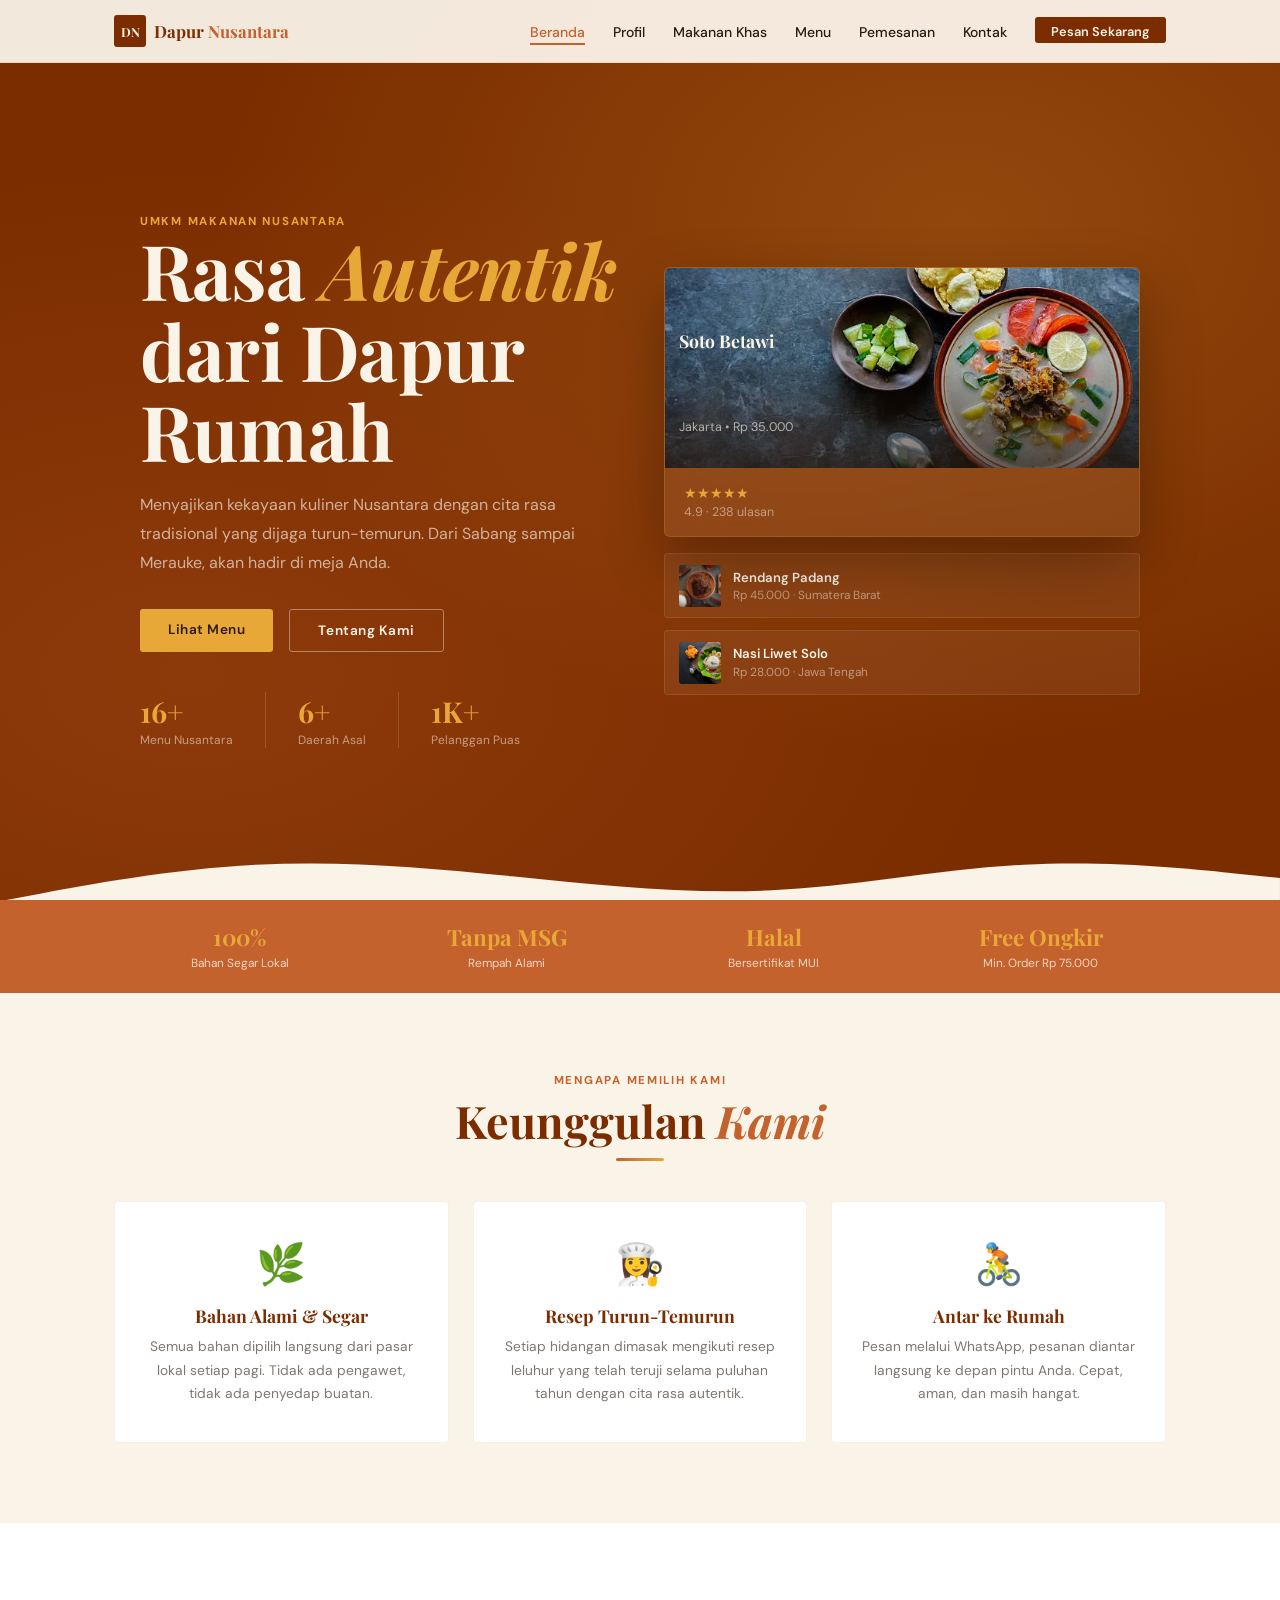
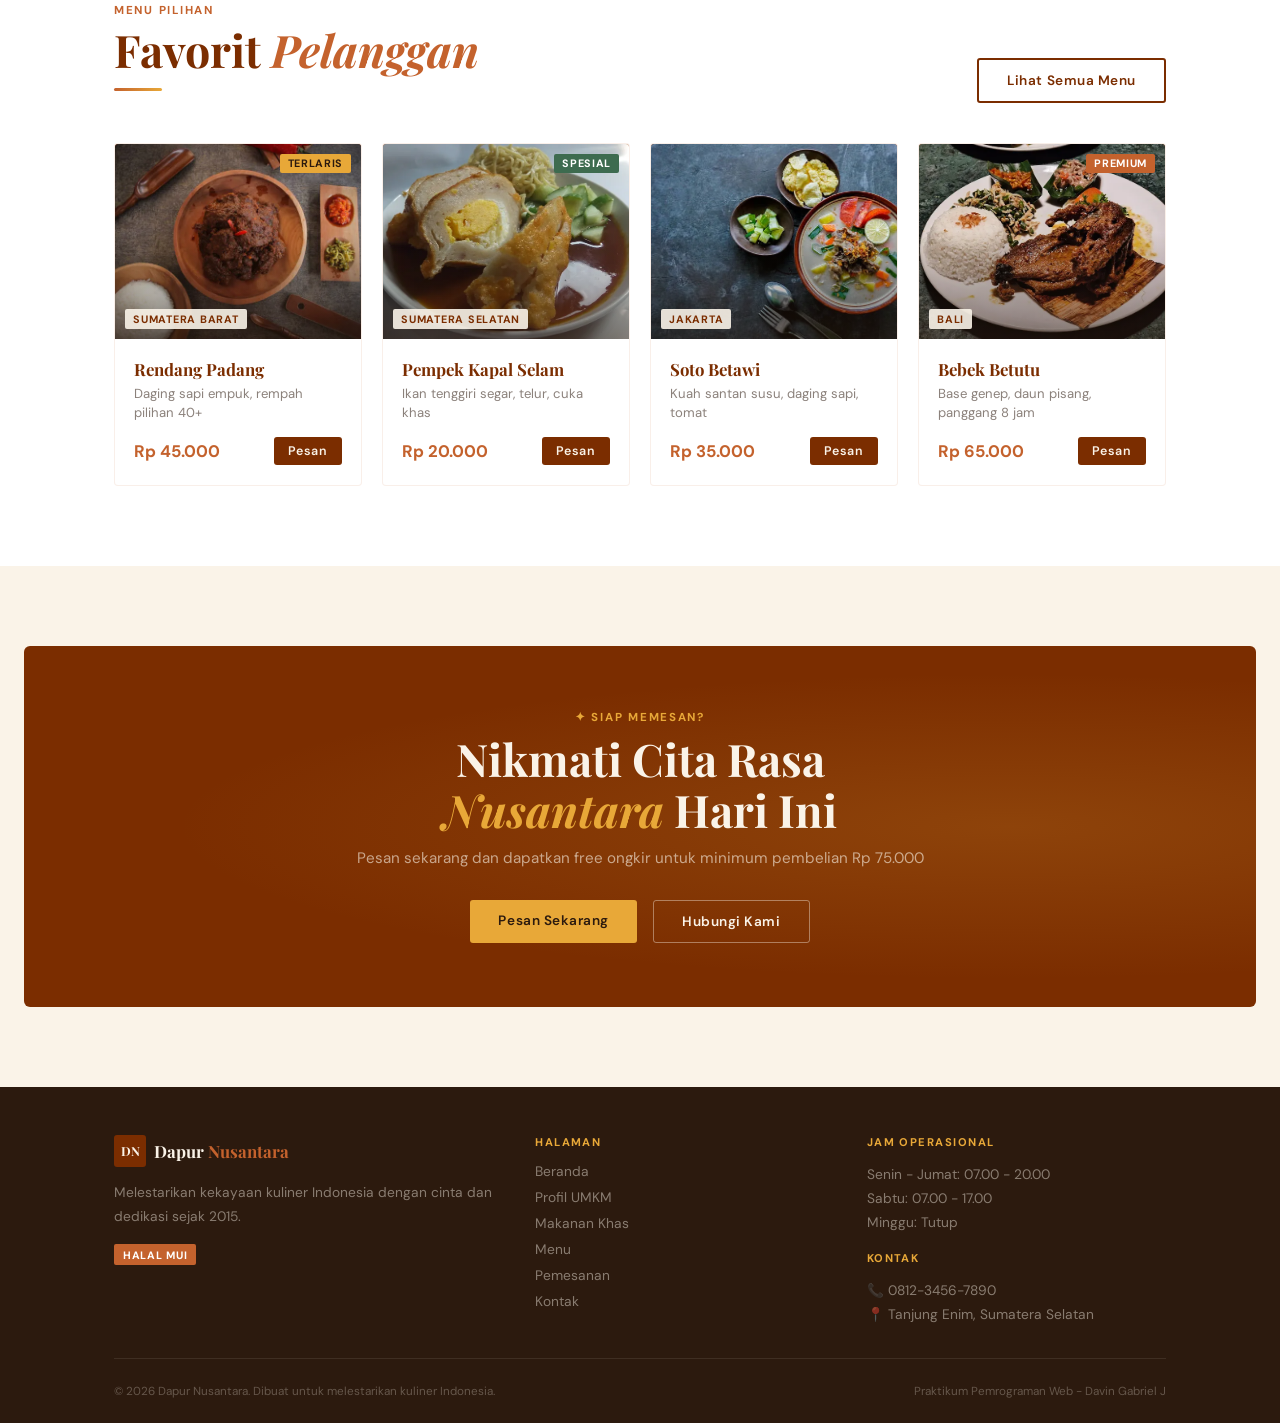
<file: index.html>
<!DOCTYPE html>
<html lang="id">
<head>
  <meta charset="UTF-8"/>
  <meta name="viewport" content="width=device-width, initial-scale=1.0"/>
  <title>Dapur Nusantara - Beranda</title>
  <link rel="stylesheet" href="css/style.css"/>
  <style>
    /* HERO SECTION
       min-height: 100vh → hero mengisi minimal setinggi layar penuh
       padding-top: 62px → beri ruang agar konten tidak tertutup navbar fixed */
    .hero {
      min-height: 100vh;
      background: var(--batik);
      background-image:
        radial-gradient(ellipse at 75% 25%, rgba(228,168,56,0.22) 0%, transparent 55%),
        radial-gradient(ellipse at 15% 75%, rgba(196,98,45,0.25) 0%, transparent 55%);
      display: flex; align-items: center;
      padding-top: 62px; position: relative; overflow: hidden;
    }
    .hero-grid {
      display: grid; grid-template-columns: 1fr 1fr;
      gap: 3rem; align-items: center; padding: 4rem 0;
    }
    @media (max-width: 860px) {
      .hero-grid { grid-template-columns: 1fr; }
      .hero-right { display: none; } /* sembunyikan kolom kanan di mobile */
    }
    .hero-title {
      font-family: 'Playfair Display', serif;
      font-size: clamp(2.8rem, 6vw, 5.5rem);
      font-weight: 700; line-height: 1.05;
      color: var(--krim); letter-spacing: -0.01em;
    }
    .hero-title em { color: var(--kunyit); font-style: italic; }
    .hero-sub {
      font-size: 1rem; color: rgba(250,243,232,0.65);
      line-height: 1.8; margin: 1.25rem 0 2rem;
      max-width: 440px;
    }
    .hero-stats { display: flex; gap: 2rem; margin-top: 2.5rem; }
    .hero-stat-num { font-family: 'Playfair Display', serif; font-size: 1.8rem; font-weight: 700; color: var(--kunyit); }
    .hero-stat-label { font-size: 0.75rem; color: rgba(250,243,232,0.55); margin-top: 0.1rem; }
    .hero-stat-sep { width: 1px; background: rgba(250,243,232,0.15); } /* garis pemisah vertikal */

    /* Card preview menu di sisi kanan hero */
    .hero-card {
      background: rgba(250,243,232,0.07);
      border: 1px solid rgba(228,168,56,0.2);
      border-radius: 6px; overflow: hidden;
      backdrop-filter: blur(8px);
      box-shadow: 0 24px 60px rgba(0,0,0,0.3);
    }
    .hero-card-img {
      height: 200px;
      background: linear-gradient(135deg, rgba(196,98,45,0.5), rgba(123,45,0,0.7));
      display: flex; align-items: center; justify-content: center;
      font-size: 5rem; position: relative;
    }
    /* Lapisan gradasi gelap agar teks label terbaca di atas gambar */
    .hero-card-img::after {
      content: ''; position: absolute; inset: 0;
      background: linear-gradient(to top, rgba(44,26,14,0.65) 0%, transparent 55%);
    }
    .hero-card-label { position: absolute; bottom: 12px; left: 14px; z-index: 2; }
    .hero-card-label p { color: var(--krim); font-family: 'Playfair Display', serif; font-size: 1.1rem; font-weight: 700; }
    .hero-card-label span { color: rgba(250,243,232,0.65); font-size: 0.78rem; }
    .hero-card-body { padding: 1rem 1.2rem; }
    .hero-card-stars { color: var(--kunyit); font-size: 0.9rem; }
    .hero-card-rating { font-size: 0.78rem; color: rgba(250,243,232,0.5); margin-top: 0.15rem; }

    .mini-cards { display: flex; flex-direction: column; gap: 0.75rem; margin-top: 1rem; }
    .mini-card {
      display: flex; align-items: center; gap: 0.75rem;
      background: rgba(250,243,232,0.06); border: 1px solid rgba(250,243,232,0.1);
      border-radius: 4px; padding: 0.65rem 0.9rem;
    }
    /* Thumbnail gambar kecil di mini card */
    .mini-card-img {
      width: 42px; height: 42px; border-radius: 3px;
      object-fit: cover; flex-shrink: 0;
    }
    .mini-card-name  { font-size: 0.82rem; font-weight: 600; color: var(--krim); }
    .mini-card-price { font-size: 0.74rem; color: rgba(250,243,232,0.5); margin-top: 0.1rem; }

    /* SVG gelombang di bagian bawah hero untuk transisi ke section berikutnya */
    .hero-wave { position: absolute; bottom: -1px; left: 0; right: 0; line-height: 0; }

    /* HIGHLIGHT SECTION (Keunggulan Kami) */
    .highlight-grid {
      display: grid; grid-template-columns: repeat(3, 1fr); gap: 1.5rem;
    }
    @media (max-width: 700px) { .highlight-grid { grid-template-columns: 1fr; } }
    .highlight-card {
      text-align: center; padding: 2.25rem 1.5rem;
      background: white; border-radius: 4px;
      border: 1px solid rgba(196,98,45,0.1);
      transition: transform 0.3s, box-shadow 0.3s;
    }
    .highlight-card:hover { transform: translateY(-5px); box-shadow: 0 12px 32px rgba(44,26,14,0.1); }
    .highlight-icon { font-size: 2.5rem; margin-bottom: 0.9rem; }
    .highlight-title { font-family: 'Playfair Display', serif; font-size: 1.1rem; font-weight: 700; color: var(--batik); margin-bottom: 0.5rem; }
    .highlight-desc  { font-size: 0.86rem; color: rgba(44,26,14,0.6); line-height: 1.7; }

    /* FEATURED MENU */
    .featured-bg { background: white; }
    .featured-grid {
      display: grid; grid-template-columns: repeat(4, 1fr); gap: 1.25rem;
      margin-top: 2.5rem;
    }
    @media (max-width: 960px) { .featured-grid { grid-template-columns: repeat(2, 1fr); } }
    @media (max-width: 480px) { .featured-grid { grid-template-columns: 1fr; } }

    /* CTA BANNER */
    .cta-banner {
      background: var(--batik);
      background-image: radial-gradient(ellipse at 80% 50%, rgba(228,168,56,0.18) 0%, transparent 60%);
      padding: 4rem 1.5rem; text-align: center; border-radius: 6px;
      margin: 0 1.5rem;
    }
    @media (max-width: 600px) { .cta-banner { margin: 0; border-radius: 0; } }
  </style>
</head>
<body>

<!-- NAVBAR: navigasi utama
     Posisi fixed, aktif di semua halaman-->
<nav class="navbar">
  <div class="navbar-inner">

    <!-- Logo kiri -->
    <a href="index.html" class="navbar-logo">
      <div class="navbar-logo-icon">DN</div>
      <div class="navbar-logo-text">Dapur <span>Nusantara</span></div>
    </a>

    <!-- Link navigasi desktop -->
    <ul class="navbar-links">
      <li><a href="index.html" class="active">Beranda</a></li>
      <li><a href="profil.html">Profil</a></li>
      <li><a href="makanan-khas.html">Makanan Khas</a></li>
      <li><a href="menu.html">Menu</a></li>
      <li><a href="pemesanan.html">Pemesanan</a></li>
      <li><a href="kontak.html">Kontak</a></li>
      <li class="btn-nav-wrap"><a href="pemesanan.html" class="btn-nav">Pesan Sekarang</a></li>
    </ul>

    <!-- Tombol hamburger (☰) hanya muncul di layar kecil via CSS -->
    <button class="hamburger" aria-label="Menu">
      <svg width="22" height="22" fill="none" stroke="currentColor" stroke-width="2" viewBox="0 0 24 24">
        <path stroke-linecap="round" stroke-linejoin="round" d="M4 6h16M4 12h16M4 18h16"/>
      </svg>
    </button>
  </div>

  <!-- Menu dropdown mobile, ditampilkan JS saat hamburger diklik -->
  <div class="mobile-menu">
    <a href="index.html">Beranda</a>
    <a href="profil.html">Profil</a>
    <a href="makanan-khas.html">Makanan Khas</a>
    <a href="menu.html">Menu</a>
    <a href="pemesanan.html">Pemesanan</a>
    <a href="kontak.html">Kontak</a>
    <a href="pemesanan.html" class="btn btn-dark" style="text-align:center">Pesan Sekarang</a>
  </div>
</nav>


<!-- HERO SECTION: bagian pembuka utama -->
<section class="hero">
  <div class="container">
    <div class="hero-grid">

      <!-- Kolom kiri: teks & tombol CTA -->
      <div>
        <p class="section-label" style="color: var(--kunyit)">UMKM Makanan Nusantara</p>
        <h1 class="hero-title">
          Rasa <em>Autentik</em><br/>dari Dapur<br/>Rumah
        </h1>
        <p class="hero-sub">
          Menyajikan kekayaan kuliner Nusantara dengan cita rasa tradisional yang dijaga turun-temurun. Dari Sabang sampai Merauke, akan hadir di meja Anda.
        </p>
        <div style="display:flex; gap:1rem; flex-wrap:wrap;">
          <a href="menu.html" class="btn btn-primary">Lihat Menu</a>
          <a href="profil.html" class="btn btn-outline-light">Tentang Kami</a>
        </div>
        <!-- Statistik singkat -->
        <div class="hero-stats">
          <div>
            <div class="hero-stat-num">16+</div>
            <div class="hero-stat-label">Menu Nusantara</div>
          </div>
          <div class="hero-stat-sep"></div>
          <div>
            <div class="hero-stat-num">6+</div>
            <div class="hero-stat-label">Daerah Asal</div>
          </div>
          <div class="hero-stat-sep"></div>
          <div>
            <div class="hero-stat-num">1K+</div>
            <div class="hero-stat-label">Pelanggan Puas</div>
          </div>
        </div>
      </div>

      <!-- Kolom kanan: preview card menu (disembunyikan di mobile) -->
      <div class="hero-right">
        <!-- Card utama: Soto Betawi -->
        <div class="hero-card">
          <div class="hero-card-img">
            <!-- z-index: 1 agar gambar di atas overlay ::after -->
            <img src="assets/soto-betawi.webp" alt="Soto Betawi"
                 style="position:absolute;inset:0;width:100%;height:100%;object-fit:cover;z-index:0;"/>
            <div class="hero-card-label">
              <p>Soto Betawi</p>
              <span>Jakarta • Rp 35.000</span>
            </div>
          </div>
          <div class="hero-card-body">
            <div class="hero-card-stars">★★★★★</div>
            <div class="hero-card-rating">4.9 · 238 ulasan</div>
          </div>
        </div>

        <!-- Mini cards: preview 2 menu lain -->
        <div class="mini-cards">
          <div class="mini-card">
            <img src="assets/rendang.webp" alt="Rendang Padang" class="mini-card-img"/>
            <div>
              <div class="mini-card-name">Rendang Padang</div>
              <div class="mini-card-price">Rp 45.000 · Sumatera Barat</div>
            </div>
          </div>
          <div class="mini-card">
            <img src="assets/nasi-liwet.webp" alt="Nasi Liwet Solo" class="mini-card-img"/>
            <div>
              <div class="mini-card-name">Nasi Liwet Solo</div>
              <div class="mini-card-price">Rp 28.000 · Jawa Tengah</div>
            </div>
          </div>
        </div>
      </div>

    </div>
  </div>

  <!-- SVG gelombang dekoratif di bagian bawah hero -->
  <div class="hero-wave">
    <svg viewBox="0 0 1440 70" fill="none" xmlns="http://www.w3.org/2000/svg">
      <path d="M0 70L48 61C96 52 192 34 288 29C384 24 480 32 576 42C672 52 768 62 864 58C960 54 1056 34 1152 29C1248 24 1344 34 1392 39L1440 44V70H0Z" fill="#FAF3E8"/>
    </svg>
  </div>
</section>


<!-- STATS BAR -->
<div class="stats-bar">
  <div class="stats-grid">
    <div>
      <div class="stat-num">100%</div>
      <div class="stat-label">Bahan Segar Lokal</div>
    </div>
    <div>
      <div class="stat-num">Tanpa MSG</div>
      <div class="stat-label">Rempah Alami</div>
    </div>
    <div>
      <div class="stat-num">Halal</div>
      <div class="stat-label">Bersertifikat MUI</div>
    </div>
    <div>
      <div class="stat-num">Free Ongkir</div>
      <div class="stat-label">Min. Order Rp 75.000</div>
    </div>
  </div>
</div>


<!-- SECTION: Keunggulan Kami -->
<section class="section">
  <div class="container">
    <div style="text-align:center; margin-bottom:2.5rem;">
      <p class="section-label fade-in">Mengapa Memilih Kami</p>
      <h2 class="section-title fade-in delay-1" style="margin-top:0.4rem">Keunggulan <em>Kami</em></h2>
      <div class="divider divider-center fade-in delay-2"></div>
    </div>
    <div class="highlight-grid">
      <div class="highlight-card fade-in delay-1">
        <div class="highlight-icon">🌿</div>
        <div class="highlight-title">Bahan Alami & Segar</div>
        <p class="highlight-desc">Semua bahan dipilih langsung dari pasar lokal setiap pagi. Tidak ada pengawet, tidak ada penyedap buatan.</p>
      </div>
      <div class="highlight-card fade-in delay-2">
        <div class="highlight-icon">👩‍🍳</div>
        <div class="highlight-title">Resep Turun-Temurun</div>
        <p class="highlight-desc">Setiap hidangan dimasak mengikuti resep leluhur yang telah teruji selama puluhan tahun dengan cita rasa autentik.</p>
      </div>
      <div class="highlight-card fade-in delay-3">
        <div class="highlight-icon">🚴</div>
        <div class="highlight-title">Antar ke Rumah</div>
        <p class="highlight-desc">Pesan melalui WhatsApp, pesanan diantar langsung ke depan pintu Anda. Cepat, aman, dan masih hangat.</p>
      </div>
    </div>
  </div>
</section>


<!-- SECTION: Featured Menu (Favorit Pelanggan) -->
<section class="section featured-bg">
  <div class="container">
    <div style="display:flex; justify-content:space-between; align-items:flex-end; flex-wrap:wrap; gap:1rem;">
      <div>
        <p class="section-label fade-in">Menu Pilihan</p>
        <h2 class="section-title fade-in delay-1" style="margin-top:0.4rem">Favorit <em>Pelanggan</em></h2>
        <div class="divider fade-in delay-2"></div>
      </div>
      <a href="menu.html" class="btn btn-outline fade-in">Lihat Semua Menu</a>
    </div>

    <!-- Grid 4 kolom, responsif jadi 2 kolom di tablet dan 1 di HP -->
    <div class="featured-grid">

      <!-- Card Menu: Rendang Padang -->
      <div class="card fade-in delay-1">
        <div class="card-img">
          <img src="assets/rendang.webp" alt="Rendang Padang"/>
          <span class="card-badge tag-kunyit">Terlaris</span>
          <span class="card-region">Sumatera Barat</span>
        </div>
        <div class="card-body">
          <div class="card-title">Rendang Padang</div>
          <div class="card-desc">Daging sapi empuk, rempah pilihan 40+</div>
          <div class="card-footer">
            <span class="card-price">Rp 45.000</span>
            <a href="pemesanan.html" class="btn btn-dark" style="padding:0.4rem 0.9rem; font-size:0.78rem">Pesan</a>
          </div>
        </div>
      </div>

      <!-- Card Menu: Pempek Kapal Selam -->
      <div class="card fade-in delay-2">
        <div class="card-img">
          <img src="assets/pempek.webp" alt="Pempek Kapal Selam"/>
          <span class="card-badge tag-solid-daun">Spesial</span>
          <span class="card-region">Sumatera Selatan</span>
        </div>
        <div class="card-body">
          <div class="card-title">Pempek Kapal Selam</div>
          <div class="card-desc">Ikan tenggiri segar, telur, cuka khas</div>
          <div class="card-footer">
            <span class="card-price">Rp 20.000</span>
            <a href="pemesanan.html" class="btn btn-dark" style="padding:0.4rem 0.9rem; font-size:0.78rem">Pesan</a>
          </div>
        </div>
      </div>

      <!-- Card Menu: Soto Betawi -->
      <div class="card fade-in delay-3">
        <div class="card-img">
          <img src="assets/soto-betawi.webp" alt="Soto Betawi"/>
          <span class="card-region">Jakarta</span>
        </div>
        <div class="card-body">
          <div class="card-title">Soto Betawi</div>
          <div class="card-desc">Kuah santan susu, daging sapi, tomat</div>
          <div class="card-footer">
            <span class="card-price">Rp 35.000</span>
            <a href="pemesanan.html" class="btn btn-dark" style="padding:0.4rem 0.9rem; font-size:0.78rem">Pesan</a>
          </div>
        </div>
      </div>

      <!-- Card Menu: Bebek Betutu -->
      <div class="card fade-in delay-3">
        <div class="card-img">
          <img src="assets/bebek-betutu.webp" alt="Bebek Betutu"/>
          <span class="card-badge tag-solid-rempah">Premium</span>
          <span class="card-region">Bali</span>
        </div>
        <div class="card-body">
          <div class="card-title">Bebek Betutu</div>
          <div class="card-desc">Base genep, daun pisang, panggang 8 jam</div>
          <div class="card-footer">
            <span class="card-price">Rp 65.000</span>
            <a href="pemesanan.html" class="btn btn-dark" style="padding:0.4rem 0.9rem; font-size:0.78rem">Pesan</a>
          </div>
        </div>
      </div>

    </div>
  </div>
</section>


<!-- CTA BANNER: ajakan pesan sekarang -->
<section class="section" style="padding-bottom: 5rem;">
  <div class="cta-banner fade-in">
    <p class="section-label" style="color:var(--kunyit)">✦ Siap Memesan?</p>
    <h2 class="section-title section-title-light" style="margin-top:0.5rem; margin-bottom:0.75rem">
      Nikmati Cita Rasa<br/><em>Nusantara</em> Hari Ini
    </h2>
    <p style="color:rgba(250,243,232,0.6); font-size:0.95rem; margin-bottom:2rem;">
      Pesan sekarang dan dapatkan free ongkir untuk minimum pembelian Rp 75.000
    </p>
    <div style="display:flex; gap:1rem; justify-content:center; flex-wrap:wrap;">
      <a href="pemesanan.html" class="btn btn-primary">Pesan Sekarang</a>
      <a href="kontak.html" class="btn btn-outline-light">Hubungi Kami</a>
    </div>
  </div>
</section>


<!-- FOOTER -->
<footer class="footer">
  <div class="container">
    <div class="footer-grid">

      <!-- Kolom 1: Tentang singkat -->
      <div>
        <div style="display:flex; align-items:center; gap:0.5rem; margin-bottom:0.85rem;">
          <div class="navbar-logo-icon">DN</div>
          <div class="navbar-logo-text" style="color:var(--krim)">Dapur <span>Nusantara</span></div>
        </div>
        <p class="footer-text">Melestarikan kekayaan kuliner Indonesia dengan cinta dan dedikasi sejak 2015.</p>
        <div style="display:flex; gap:0.5rem; margin-top:1rem;">
          <span class="tag tag-solid-rempah">Halal MUI</span>
        </div>
      </div>

      <!-- Kolom 2: Link halaman -->
      <div>
        <div class="footer-title">Halaman</div>
        <div class="footer-links">
          <a href="index.html">Beranda</a>
          <a href="profil.html">Profil UMKM</a>
          <a href="makanan-khas.html">Makanan Khas</a>
          <a href="menu.html">Menu</a>
          <a href="pemesanan.html">Pemesanan</a>
          <a href="kontak.html">Kontak</a>
        </div>
      </div>

      <!-- Kolom 3: Info operasional -->
      <div>
        <div class="footer-title">Jam Operasional</div>
        <p class="footer-text">
          Senin - Jumat: 07.00 - 20.00<br/>
          Sabtu: 07.00 - 17.00<br/>
          Minggu: Tutup
        </p>
        <div style="margin-top:1rem;">
          <div class="footer-title">Kontak</div>
          <p class="footer-text">📞 0812-3456-7890<br/>📍 Tanjung Enim, Sumatera Selatan</p>
        </div>
      </div>

    </div>

    <!-- Copyright -->
    <div class="footer-bottom">
      <p>© 2026 Dapur Nusantara. Dibuat untuk melestarikan kuliner Indonesia.</p>
      <p>Praktikum Pemrograman Web - Davin Gabriel J</p>
    </div>
  </div>
</footer>

<script src="js/main.js"></script>
</body>
</html>
</file>
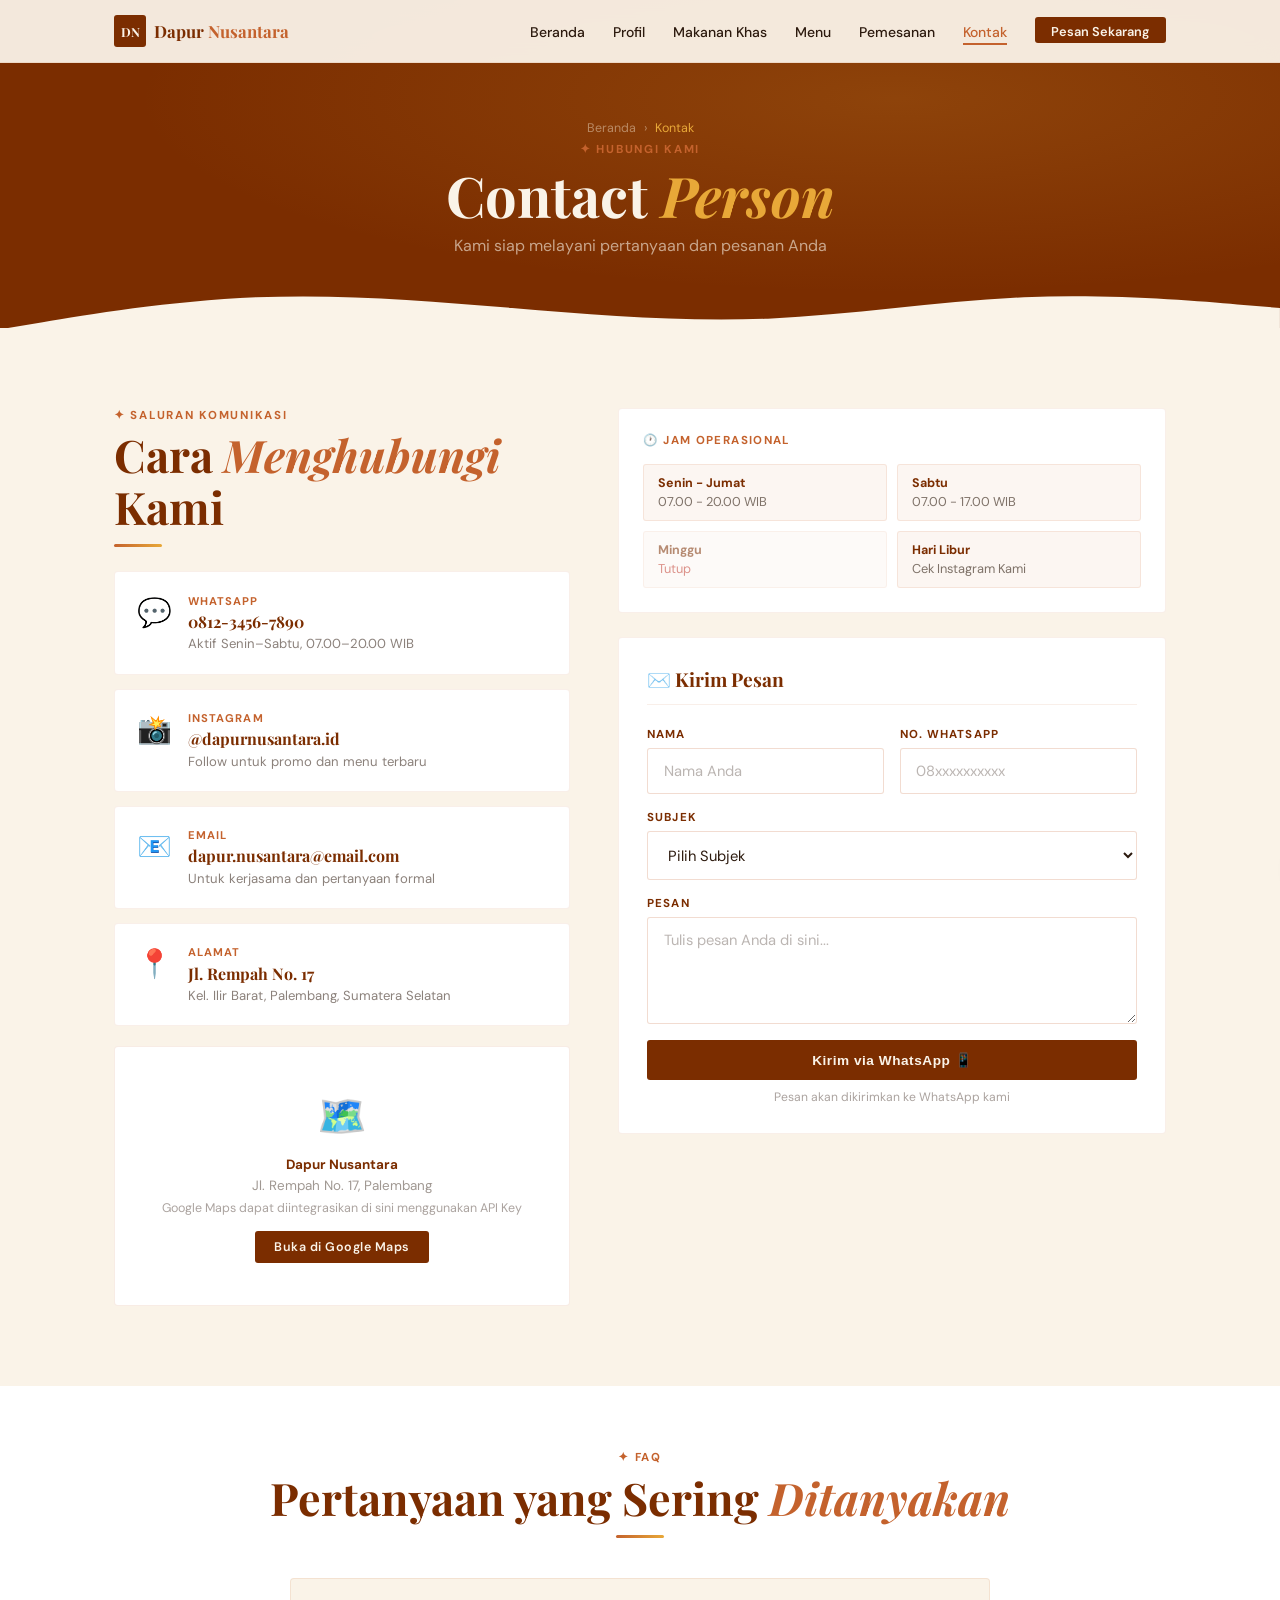
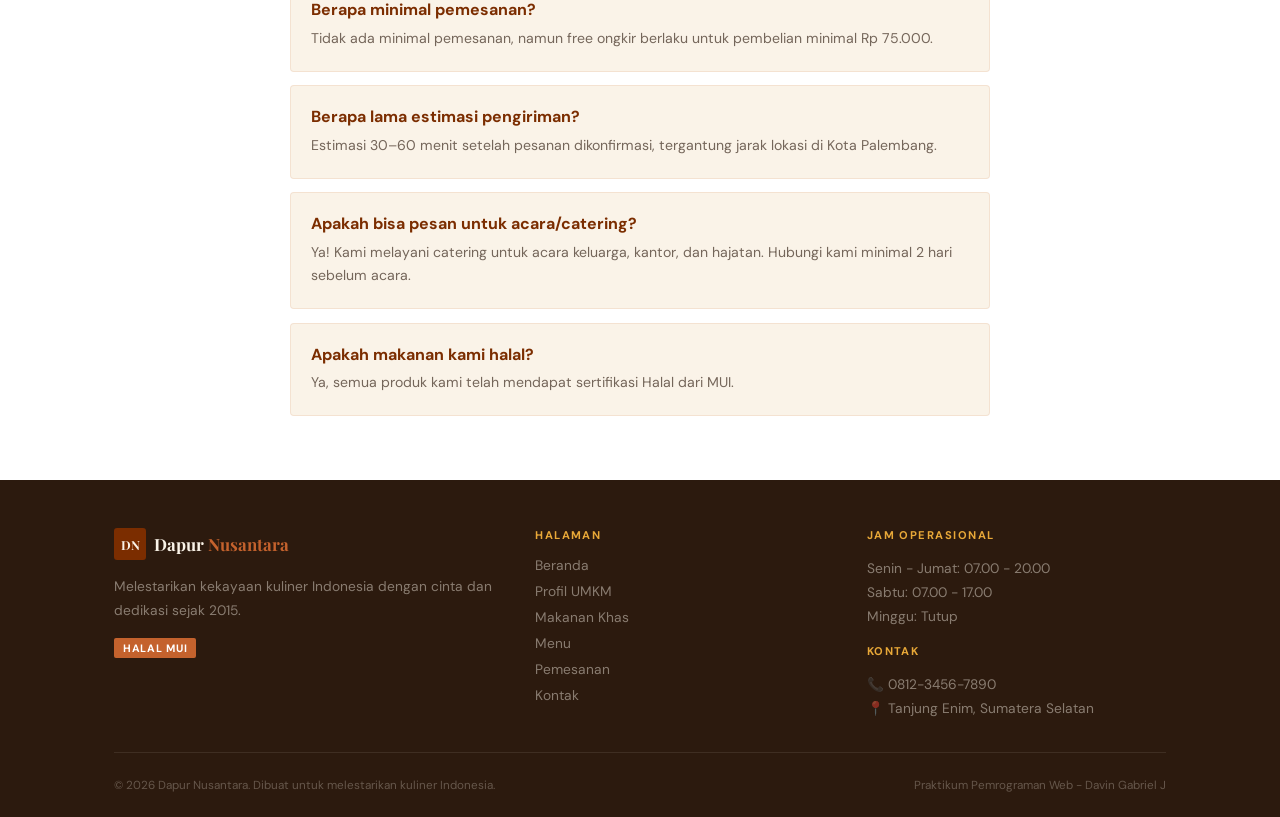
<file: kontak.html>
<!DOCTYPE html>
<html lang="id">
<head>
  <meta charset="UTF-8"/>
  <meta name="viewport" content="width=device-width, initial-scale=1.0"/>
  <title>Dapur Nusantara - Kontak</title>
  <link rel="stylesheet" href="css/style.css"/>
  <style>
    /* Layout dua kolom: info kontak kiri, form & jam kanan */
    .kontak-grid {
      display: grid; grid-template-columns: 1fr 1.2fr;
      gap: 3rem; align-items: start;
    }
    @media (max-width: 860px) { .kontak-grid { grid-template-columns: 1fr; } }

    /* Kartu info kontak (WA, IG, Email, Alamat)
       display: flex → ikon & teks sejajar horizontal */
    .contact-card {
      display: flex; align-items: flex-start; gap: 1rem;
      background: white; border-radius: 4px;
      border: 1px solid rgba(196,98,45,0.1);
      padding: 1.35rem;
      transition: transform 0.3s, box-shadow 0.3s;
      text-decoration: none; color: inherit;
    }
    .contact-card:hover { transform: translateY(-4px); box-shadow: 0 10px 28px rgba(44,26,14,0.1); }
    .contact-icon { font-size: 1.75rem; flex-shrink: 0; } /* flex-shrink:0 → ikon tidak mengecil */
    .contact-label { font-size: 0.7rem; font-weight: 700; letter-spacing: 0.1em; text-transform: uppercase; color: var(--rempah); margin-bottom: 0.2rem; }
    .contact-val   { font-family: 'Playfair Display', serif; font-weight: 700; font-size: 1rem; color: var(--batik); }
    .contact-sub   { font-size: 0.82rem; color: rgba(44,26,14,0.55); margin-top: 0.2rem; }

    /* Placeholder peta Google Maps */
    .map-placeholder {
      background: white; border-radius: 4px;
      border: 1px solid rgba(196,98,45,0.12);
      height: 260px;
      display: flex; flex-direction: column;
      align-items: center; justify-content: center;
      gap: 0.75rem; text-align: center;
      padding: 1.5rem;
    }
    .map-placeholder p { font-size: 0.84rem; color: rgba(44,26,14,0.45); line-height: 1.6; }

    /* Kotak form kirim pesan */
    .msg-form {
      background: white; border-radius: 4px;
      border: 1px solid rgba(196,98,45,0.1);
      padding: 1.75rem;
    }
    .msg-form-title {
      font-family: 'Playfair Display', serif;
      font-weight: 700; font-size: 1.2rem;
      color: var(--batik); margin-bottom: 1.35rem;
      padding-bottom: 0.75rem;
      border-bottom: 1px solid rgba(196,98,45,0.1);
    }
    .form-row { display: grid; grid-template-columns: 1fr 1fr; gap: 1rem; }
    @media (max-width: 560px) { .form-row { grid-template-columns: 1fr; } }
    .form-group { margin-bottom: 1rem; }

    /* Grid jam operasional: 2 kolom */
    .jam-grid { display: grid; grid-template-columns: 1fr 1fr; gap: 0.6rem; }
    .jam-item { background: rgba(196,98,45,0.06); border-radius: 3px; padding: 0.65rem 0.85rem; border: 1px solid rgba(196,98,45,0.12); }
    .jam-day   { font-size: 0.78rem; font-weight: 700; color: var(--batik); }
    .jam-time  { font-size: 0.8rem; color: rgba(44,26,14,0.6); margin-top: 0.1rem; }
    .jam-item.closed { opacity: 0.55; } /* tampilan redup untuk hari tutup */
    .jam-item.closed .jam-time { color: #c0392b; } /* teks merah untuk "Tutup" */
  </style>
</head>
<body>

<!-- NAVBAR -->
<nav class="navbar">
  <div class="navbar-inner">
    <a href="index.html" class="navbar-logo">
      <div class="navbar-logo-icon">DN</div>
      <div class="navbar-logo-text">Dapur <span>Nusantara</span></div>
    </a>
    <ul class="navbar-links">
      <li><a href="index.html">Beranda</a></li>
      <li><a href="profil.html">Profil</a></li>
      <li><a href="makanan-khas.html">Makanan Khas</a></li>
      <li><a href="menu.html">Menu</a></li>
      <li><a href="pemesanan.html">Pemesanan</a></li>
      <li><a href="kontak.html" class="active">Kontak</a></li>
      <li class="btn-nav-wrap"><a href="pemesanan.html" class="btn-nav">Pesan Sekarang</a></li>
    </ul>
    <button class="hamburger" aria-label="Menu">
      <svg width="22" height="22" fill="none" stroke="currentColor" stroke-width="2" viewBox="0 0 24 24">
        <path stroke-linecap="round" stroke-linejoin="round" d="M4 6h16M4 12h16M4 18h16"/>
      </svg>
    </button>
  </div>
  <div class="mobile-menu">
    <a href="index.html">Beranda</a>
    <a href="profil.html">Profil</a>
    <a href="makanan-khas.html">Makanan Khas</a>
    <a href="menu.html">Menu</a>
    <a href="pemesanan.html">Pemesanan</a>
    <a href="kontak.html">Kontak</a>
    <a href="pemesanan.html" class="btn btn-dark" style="text-align:center">Pesan Sekarang</a>
  </div>
</nav>


<!-- PAGE HEADER -->
<header class="page-header">
  <div class="breadcrumb"><a href="index.html">Beranda</a> › <span>Kontak</span></div>
  <p class="page-header-label section-label">✦ Hubungi Kami</p>
  <h1 class="page-header-title">Contact <em>Person</em></h1>
  <p class="page-header-sub">Kami siap melayani pertanyaan dan pesanan Anda</p>
  <div class="page-header-wave">
    <svg viewBox="0 0 1440 60" fill="none" xmlns="http://www.w3.org/2000/svg">
      <path d="M0 60L48 52C96 44 192 28 288 24C384 20 480 28 576 36C672 44 768 52 864 48C960 44 1056 28 1152 24C1248 20 1344 28 1392 32L1440 36V60H0Z" fill="#FAF3E8"/>
    </svg>
  </div>
</header>


<!-- SECTION: Informasi Kontak -->
<section class="section">
  <div class="container">
    <div class="kontak-grid">

      <!-- Kolom kiri: kartu kontak + peta -->
      <div>
        <p class="section-label fade-in">✦ Saluran Komunikasi</p>
        <h2 class="section-title fade-in delay-1" style="margin-top:0.4rem">Cara <em>Menghubungi</em> Kami</h2>
        <div class="divider fade-in delay-2"></div>

        <!-- Daftar kartu kontak -->
        <div style="display:flex; flex-direction:column; gap:0.85rem; margin-top:1.5rem;">

          <!-- Kartu WA: pakai <a> agar bisa diklik langsung ke WA -->
          <a href="https://wa.me/6281234567890" target="_blank" class="contact-card fade-in delay-1">
            <div class="contact-icon">💬</div>
            <div>
              <div class="contact-label">WhatsApp</div>
              <div class="contact-val">0812-3456-7890</div>
              <div class="contact-sub">Aktif Senin–Sabtu, 07.00–20.00 WIB</div>
            </div>
          </a>

          <!-- Kartu Instagram -->
          <a href="https://instagram.com/dapurnusantara.id" target="_blank" class="contact-card fade-in delay-2">
            <div class="contact-icon">📸</div>
            <div>
              <div class="contact-label">Instagram</div>
              <div class="contact-val">@dapurnusantara.id</div>
              <div class="contact-sub">Follow untuk promo dan menu terbaru</div>
            </div>
          </a>

          <!-- Kartu Email: tidak bisa diklik (cursor:default) karena tidak ada link email -->
          <div class="contact-card fade-in delay-3" style="cursor:default;">
            <div class="contact-icon">📧</div>
            <div>
              <div class="contact-label">Email</div>
              <div class="contact-val">dapur.nusantara@email.com</div>
              <div class="contact-sub">Untuk kerjasama dan pertanyaan formal</div>
            </div>
          </div>

          <!-- Kartu Alamat -->
          <div class="contact-card fade-in delay-3" style="cursor:default;">
            <div class="contact-icon">📍</div>
            <div>
              <div class="contact-label">Alamat</div>
              <div class="contact-val">Jl. Rempah No. 17</div>
              <div class="contact-sub">Kel. Ilir Barat, Palembang, Sumatera Selatan</div>
            </div>
          </div>

        </div>

        <!-- Placeholder peta — bisa diganti dengan Google Maps embed iframe -->
        <div class="map-placeholder fade-in" style="margin-top:1.25rem;">
          <span style="font-size:2.5rem;">🗺️</span>
          <p>
            <strong style="color:var(--batik)">Dapur Nusantara</strong><br/>
            Jl. Rempah No. 17, Palembang<br/>
            <span style="font-size:0.78rem; color:rgba(44,26,14,0.4)">
              Google Maps dapat diintegrasikan di sini menggunakan API Key
            </span>
          </p>
          <a href="https://maps.google.com" target="_blank" class="btn btn-dark"
             style="font-size:0.78rem; padding:0.5rem 1.2rem;">
            Buka di Google Maps
          </a>
        </div>
      </div>

      <!-- Kolom kanan: jam operasional + form pesan -->
      <div>

        <!-- Jam operasional -->
        <div style="background:white; border-radius:4px; border:1px solid rgba(196,98,45,0.1); padding:1.5rem; margin-bottom:1.5rem;" class="fade-in delay-1">
          <p style="font-size:0.72rem; font-weight:700; letter-spacing:0.12em; text-transform:uppercase; color:var(--rempah); margin-bottom:1rem;">🕐 Jam Operasional</p>
          <div class="jam-grid">
            <div class="jam-item">
              <div class="jam-day">Senin - Jumat</div>
              <div class="jam-time">07.00 - 20.00 WIB</div>
            </div>
            <div class="jam-item">
              <div class="jam-day">Sabtu</div>
              <div class="jam-time">07.00 - 17.00 WIB</div>
            </div>
            <!-- class "closed" membuat tampilan item ini menjadi redup + teks merah -->
            <div class="jam-item closed">
              <div class="jam-day">Minggu</div>
              <div class="jam-time">Tutup</div>
            </div>
            <div class="jam-item">
              <div class="jam-day">Hari Libur</div>
              <div class="jam-time">Cek Instagram Kami</div>
            </div>
          </div>
        </div>

        <!-- Form kirim pesan via WA -->
        <div class="msg-form fade-in delay-2">
          <div class="msg-form-title">✉️ Kirim Pesan</div>

          <div class="form-row">
            <div class="form-group">
              <label class="form-label">Nama</label>
              <input type="text" id="msg-nama" class="form-input" placeholder="Nama Anda"/>
            </div>
            <div class="form-group">
              <label class="form-label">No. WhatsApp</label>
              <input type="tel" id="msg-wa" class="form-input" placeholder="08xxxxxxxxxx"/>
            </div>
          </div>

          <!-- Dropdown select untuk pilihan subjek pesan -->
          <div class="form-group">
            <label class="form-label">Subjek</label>
            <select id="msg-subjek" class="form-input">
              <option value="">Pilih Subjek</option>
              <option>Pertanyaan tentang Menu</option>
              <option>Pemesanan dalam Jumlah Besar</option>
              <option>Kerjasama & Sponsorship</option>
              <option>Keluhan & Saran</option>
              <option>Lainnya</option>
            </select>
          </div>

          <div class="form-group">
            <label class="form-label">Pesan</label>
            <textarea id="msg-pesan" class="form-input" rows="4" placeholder="Tulis pesan Anda di sini..."></textarea>
          </div>

          <!-- Tombol kirim → memanggil sendMessage() di bawah -->
          <button onclick="sendMessage()" class="btn btn-dark btn-full">
            Kirim via WhatsApp 📱
          </button>
          <p style="font-size:0.76rem; color:rgba(44,26,14,0.4); text-align:center; margin-top:0.6rem;">
            Pesan akan dikirimkan ke WhatsApp kami
          </p>
        </div>

      </div>
    </div>
  </div>
</section>


<!-- SECTION: FAQ -->
<section class="section" style="background:white; padding-top:4rem; padding-bottom:4rem;">
  <div class="container">
    <div style="text-align:center; margin-bottom:2.5rem;">
      <p class="section-label fade-in">✦ FAQ</p>
      <h2 class="section-title fade-in delay-1" style="margin-top:0.4rem">Pertanyaan yang Sering <em>Ditanyakan</em></h2>
      <div class="divider divider-center fade-in delay-2"></div>
    </div>

    <!-- Daftar FAQ — bisa dijadikan accordion dengan JS jika diperlukan -->
    <div style="max-width:700px; margin:0 auto; display:flex; flex-direction:column; gap:0.85rem;">

      <div class="fade-in" style="background:var(--krim); border-radius:4px; border:1px solid rgba(196,98,45,0.12); padding:1.25rem;">
        <p style="font-weight:700; color:var(--batik); margin-bottom:0.4rem;">Berapa minimal pemesanan?</p>
        <p style="font-size:0.88rem; color:rgba(44,26,14,0.65); line-height:1.7;">Tidak ada minimal pemesanan, namun free ongkir berlaku untuk pembelian minimal Rp 75.000.</p>
      </div>

      <div class="fade-in delay-1" style="background:var(--krim); border-radius:4px; border:1px solid rgba(196,98,45,0.12); padding:1.25rem;">
        <p style="font-weight:700; color:var(--batik); margin-bottom:0.4rem;">Berapa lama estimasi pengiriman?</p>
        <p style="font-size:0.88rem; color:rgba(44,26,14,0.65); line-height:1.7;">Estimasi 30–60 menit setelah pesanan dikonfirmasi, tergantung jarak lokasi di Kota Palembang.</p>
      </div>

      <div class="fade-in delay-2" style="background:var(--krim); border-radius:4px; border:1px solid rgba(196,98,45,0.12); padding:1.25rem;">
        <p style="font-weight:700; color:var(--batik); margin-bottom:0.4rem;">Apakah bisa pesan untuk acara/catering?</p>
        <p style="font-size:0.88rem; color:rgba(44,26,14,0.65); line-height:1.7;">Ya! Kami melayani catering untuk acara keluarga, kantor, dan hajatan. Hubungi kami minimal 2 hari sebelum acara.</p>
      </div>

      <div class="fade-in delay-3" style="background:var(--krim); border-radius:4px; border:1px solid rgba(196,98,45,0.12); padding:1.25rem;">
        <p style="font-weight:700; color:var(--batik); margin-bottom:0.4rem;">Apakah makanan kami halal?</p>
        <p style="font-size:0.88rem; color:rgba(44,26,14,0.65); line-height:1.7;">Ya, semua produk kami telah mendapat sertifikasi Halal dari MUI.</p>
      </div>

    </div>
  </div>
</section>


<!-- FOOTER -->
<footer class="footer">
  <div class="container">
    <div class="footer-grid">
      <div>
        <div style="display:flex; align-items:center; gap:0.5rem; margin-bottom:0.85rem;">
          <div class="navbar-logo-icon">DN</div>
          <div class="navbar-logo-text" style="color:var(--krim)">Dapur <span>Nusantara</span></div>
        </div>
        <p class="footer-text">Melestarikan kekayaan kuliner Indonesia dengan cinta dan dedikasi sejak 2015.</p>
        <div style="display:flex; gap:0.5rem; margin-top:1rem;">
          <span class="tag tag-solid-rempah">Halal MUI</span>
        </div>
      </div>
      <div>
        <div class="footer-title">Halaman</div>
        <div class="footer-links">
          <a href="index.html">Beranda</a>
          <a href="profil.html">Profil UMKM</a>
          <a href="makanan-khas.html">Makanan Khas</a>
          <a href="menu.html">Menu</a>
          <a href="pemesanan.html">Pemesanan</a>
          <a href="kontak.html">Kontak</a>
        </div>
      </div>
      <div>
        <div class="footer-title">Jam Operasional</div>
        <p class="footer-text">Senin - Jumat: 07.00 - 20.00<br/>Sabtu: 07.00 - 17.00<br/>Minggu: Tutup</p>
        <div style="margin-top:1rem;">
          <div class="footer-title">Kontak</div>
          <p class="footer-text">📞 0812-3456-7890<br/>📍 Tanjung Enim, Sumatera Selatan</p>
        </div>
      </div>
    </div>
    <div class="footer-bottom">
      <p>© 2026 Dapur Nusantara. Dibuat untuk melestarikan kuliner Indonesia.</p>
      <p>Praktikum Pemrograman Web - Davin Gabriel J</p>
    </div>
  </div>
</footer>

<div class="toast"></div>
<script src="js/main.js"></script>

<script>
  /**
   * Kirim pesan kontak via WhatsApp.
   * Validasi field wajib terlebih dahulu, lalu susun teks pesan dan buka WA.
   */
  function sendMessage() {
    const nama   = document.getElementById('msg-nama').value.trim();
    const wa     = document.getElementById('msg-wa').value.trim();
    const subjek = document.getElementById('msg-subjek').value;
    const pesan  = document.getElementById('msg-pesan').value.trim();

    // Validasi: Nama, WA, dan Pesan wajib diisi
    if (!nama || !wa || !pesan) {
      alert('Mohon isi Nama, WhatsApp, dan Pesan!');
      return;
    }

    // Susun teks pesan dengan format yang mudah dibaca
    const teks =
      `*PESAN MASUK — DAPUR NUSANTARA*\n\n` +
      `Nama    : ${nama}\n` +
      `WA      : ${wa}\n` +
      `Subjek  : ${subjek || '-'}\n\n` +
      `Pesan   :\n${pesan}`;

    // encodeURIComponent: mengubah karakter khusus agar aman dipakai di URL
    window.open(`https://wa.me/6281234567890?text=${encodeURIComponent(teks)}`, '_blank');
  }
</script>
</body>
</html>
</file>
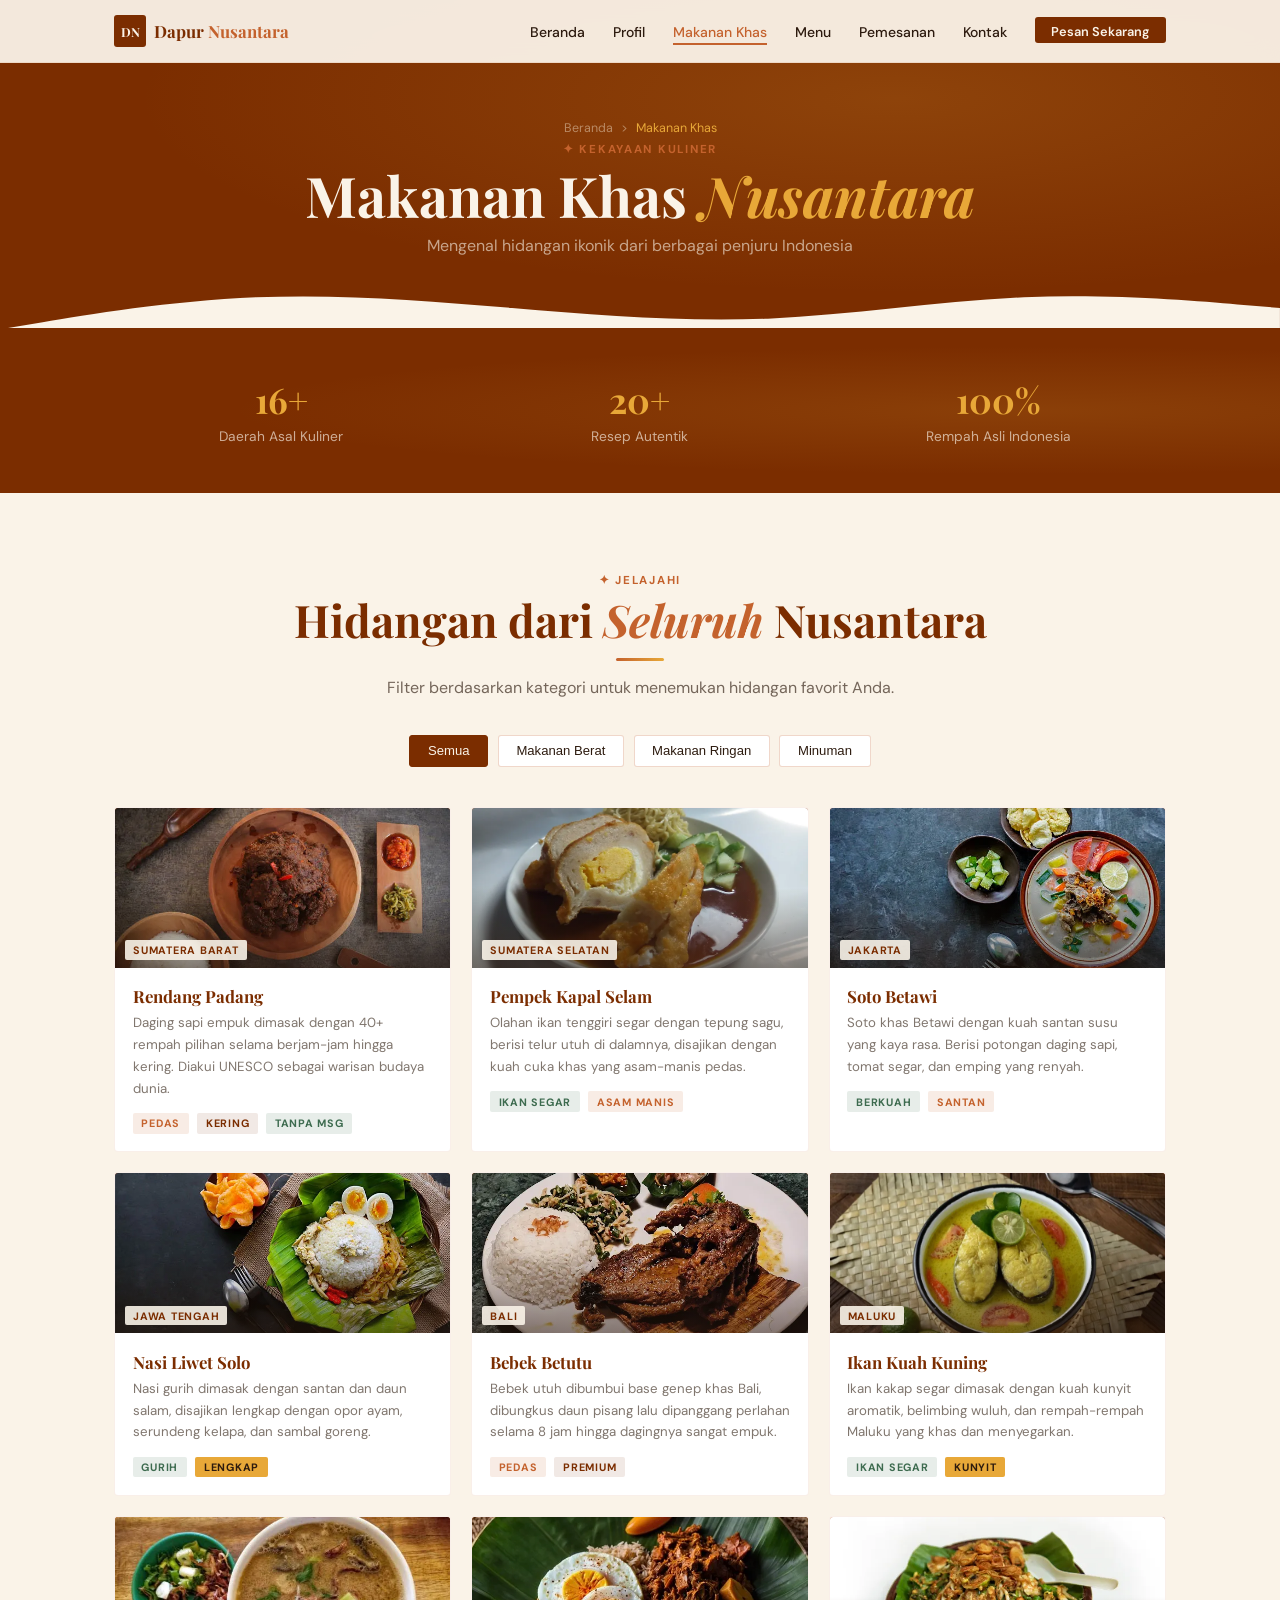
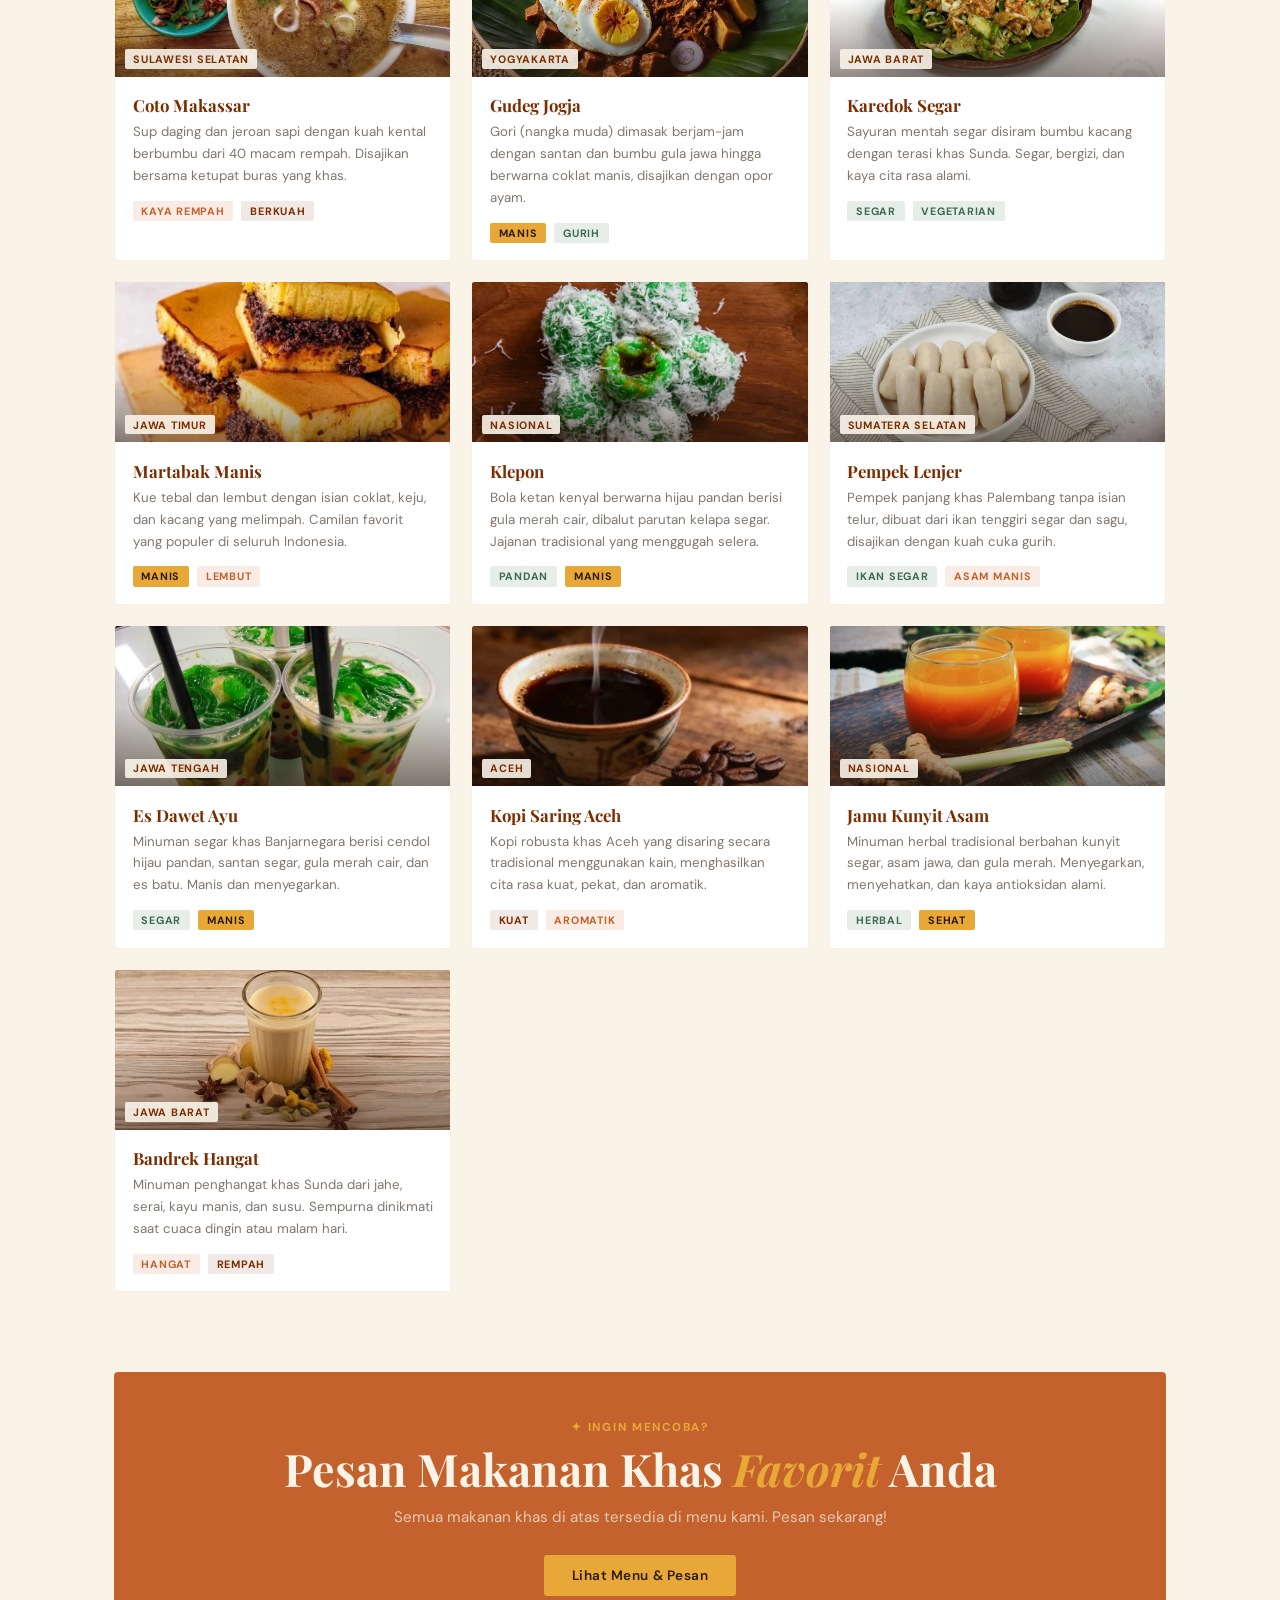
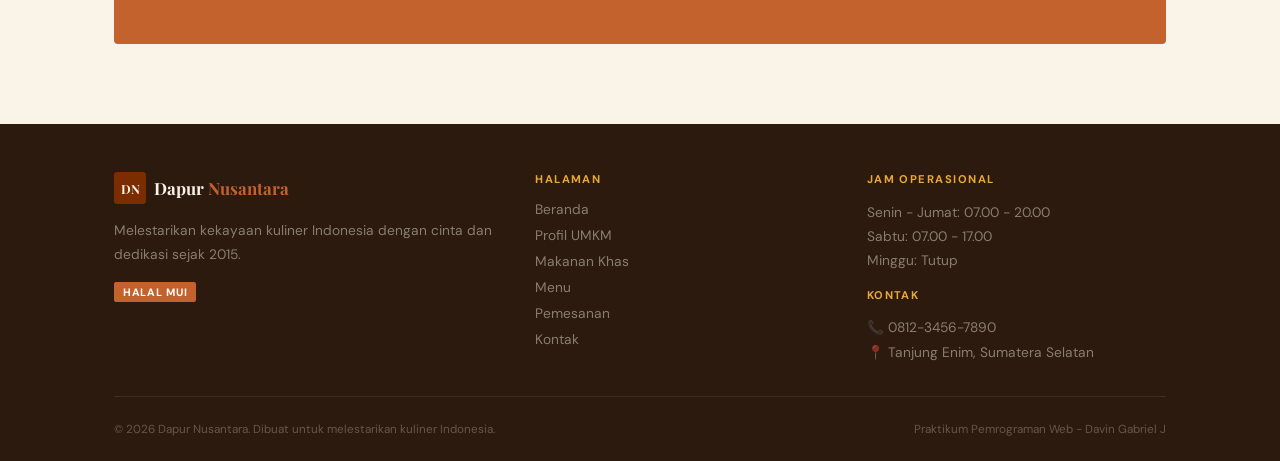
<file: makanan-khas.html>
<!DOCTYPE html>
<html lang="id">
<head>
  <meta charset="UTF-8"/>
  <meta name="viewport" content="width=device-width, initial-scale=1.0"/>
  <title>Dapur Nusantara - Makanan Khas</title>
  <link rel="stylesheet" href="css/style.css"/>
  <style>
    /* Tombol filter wilayah */
    .region-tabs {
      display: flex; flex-wrap: wrap; gap: 0.6rem;
      justify-content: center; margin-bottom: 2.5rem;
    }
    .region-btn {
      padding: 0.45rem 1.1rem; border-radius: 3px;
      border: 1.5px solid rgba(196,98,45,0.25);
      background: white; color: var(--coklat);
      font-size: 0.82rem; font-weight: 500;
      cursor: pointer; transition: all 0.25s;
    }
    .region-btn:hover,
    .region-btn.active {
      background: var(--batik); color: var(--krim);
      border-color: var(--batik);
    }

    /* Grid card makanan khas */
    .khas-grid {
      display: grid; grid-template-columns: repeat(3, 1fr);
      gap: 1.25rem;
    }
    @media (max-width: 900px) { .khas-grid { grid-template-columns: repeat(2, 1fr); } }
    @media (max-width: 560px) { .khas-grid { grid-template-columns: 1fr; } }

    /* Card detail makanan khas (lebih lengkap dari card biasa) */
    .khas-detail-card {
      background: white; border-radius: 4px;
      border: 1px solid rgba(196,98,45,0.1);
      overflow: hidden;
      transition: transform 0.3s, box-shadow 0.3s;
    }
    .khas-detail-card:hover { transform: translateY(-4px); box-shadow: 0 12px 30px rgba(44,26,14,0.11); }

    /* Area gambar di atas card */
    .khas-detail-img {
      height: 160px;
      background: linear-gradient(135deg, var(--rempah), var(--batik));
      display: flex; align-items: center; justify-content: center;
      font-size: 3.5rem; position: relative; overflow: hidden;
    }
    .khas-detail-img::after {
      content: ''; position: absolute; inset: 0;
      background: linear-gradient(to top, rgba(44,26,14,0.5) 0%, transparent 50%);
    }
    .khas-detail-region {
      position: absolute; bottom: 8px; left: 10px; z-index: 2;
      font-size: 0.67rem; font-weight: 700;
      letter-spacing: 0.07em; text-transform: uppercase;
      background: rgba(250,243,232,0.9); color: var(--batik);
      padding: 0.17rem 0.5rem; border-radius: 2px;
    }
    .khas-detail-body { padding: 1.1rem; }
    .khas-detail-title { font-family: 'Playfair Display', serif; font-weight: 700; font-size: 1.05rem; color: var(--batik); margin-bottom: 0.3rem; }
    .khas-detail-desc  { font-size: 0.83rem; color: rgba(44,26,14,0.6); line-height: 1.65; margin-bottom: 0.85rem; }
    .khas-detail-meta  { display: flex; gap: 0.5rem; flex-wrap: wrap; }

    /* Info strip statistik */
    .info-strip {
      background: var(--batik); padding: 3rem 0;
      background-image: radial-gradient(ellipse at 80% 50%, rgba(228,168,56,0.15) 0%, transparent 55%);
    }
    .info-strip-grid { display: grid; grid-template-columns: repeat(3,1fr); gap: 1.5rem; text-align: center; }
    @media (max-width: 600px) { .info-strip-grid { grid-template-columns: 1fr; } }
    .info-strip-num   { font-family: 'Playfair Display', serif; font-size: 2.2rem; font-weight: 700; color: var(--kunyit); }
    .info-strip-label { font-size: 0.86rem; color: rgba(250,243,232,0.65); margin-top: 0.25rem; }
  </style>
</head>
<body>

<!-- NAVBAR -->
<nav class="navbar">
  <div class="navbar-inner">
    <a href="index.html" class="navbar-logo">
      <div class="navbar-logo-icon">DN</div>
      <div class="navbar-logo-text">Dapur <span>Nusantara</span></div>
    </a>
    <ul class="navbar-links">
      <li><a href="index.html">Beranda</a></li>
      <li><a href="profil.html">Profil</a></li>
      <li><a href="makanan-khas.html" class="active">Makanan Khas</a></li>
      <li><a href="menu.html">Menu</a></li>
      <li><a href="pemesanan.html">Pemesanan</a></li>
      <li><a href="kontak.html">Kontak</a></li>
      <li class="btn-nav-wrap"><a href="pemesanan.html" class="btn-nav">Pesan Sekarang</a></li>
    </ul>
    <button class="hamburger" aria-label="Menu">
      <svg width="22" height="22" fill="none" stroke="currentColor" stroke-width="2" viewBox="0 0 24 24">
        <path stroke-linecap="round" stroke-linejoin="round" d="M4 6h16M4 12h16M4 18h16"/>
      </svg>
    </button>
  </div>
  <div class="mobile-menu">
    <a href="index.html">Beranda</a>
    <a href="profil.html">Profil</a>
    <a href="makanan-khas.html">Makanan Khas</a>
    <a href="menu.html">Menu</a>
    <a href="pemesanan.html">Pemesanan</a>
    <a href="kontak.html">Kontak</a>
    <a href="pemesanan.html" class="btn btn-dark" style="text-align:center">Pesan Sekarang</a>
  </div>
</nav>


<!-- PAGE HEADER -->
<header class="page-header">
  <div class="breadcrumb"><a href="index.html">Beranda</a> > <span>Makanan Khas</span></div>
  <p class="page-header-label section-label">✦ Kekayaan Kuliner</p>
  <h1 class="page-header-title">Makanan Khas <em>Nusantara</em></h1>
  <p class="page-header-sub">Mengenal hidangan ikonik dari berbagai penjuru Indonesia</p>
  <div class="page-header-wave">
    <svg viewBox="0 0 1440 60" fill="none" xmlns="http://www.w3.org/2000/svg">
      <path d="M0 60L48 52C96 44 192 28 288 24C384 20 480 28 576 36C672 44 768 52 864 48C960 44 1056 28 1152 24C1248 20 1344 28 1392 32L1440 36V60H0Z" fill="#FAF3E8"/>
    </svg>
  </div>
</header>


<!-- INFO STRIP -->
<div class="info-strip">
  <div class="container">
    <div class="info-strip-grid">
      <div>
        <div class="info-strip-num">16+</div>
        <div class="info-strip-label">Daerah Asal Kuliner</div>
      </div>
      <div>
        <div class="info-strip-num">20+</div>
        <div class="info-strip-label">Resep Autentik</div>
      </div>
      <div>
        <div class="info-strip-num">100%</div>
        <div class="info-strip-label">Rempah Asli Indonesia</div>
      </div>
    </div>
  </div>
</div>


<!-- SECTION: Daftar Makanan Khas -->
<section class="section">
  <div class="container">
    <div style="text-align:center; margin-bottom:2rem;">
      <p class="section-label fade-in">✦ Jelajahi</p>
      <h2 class="section-title fade-in delay-1" style="margin-top:0.4rem">Hidangan dari <em>Seluruh</em> Nusantara</h2>
      <div class="divider divider-center fade-in delay-2"></div>
      <p class="section-desc fade-in delay-2" style="max-width:520px; margin: 0.85rem auto 0;">
        Filter berdasarkan kategori untuk menemukan hidangan favorit Anda.
      </p>
    </div>

    <!-- Filter Kategori -->
    <div class="region-tabs fade-in">
      <button class="region-btn active" onclick="filterRegion('semua')"      data-region="semua">Semua</button>
      <button class="region-btn"        onclick="filterRegion('berat')"      data-region="berat">Makanan Berat</button>
      <button class="region-btn"        onclick="filterRegion('ringan')"     data-region="ringan">Makanan Ringan</button>
      <button class="region-btn"        onclick="filterRegion('minuman')"    data-region="minuman">Minuman</button>
    </div>

    <!-- Grid Makanan Khas -->
    <div class="khas-grid" id="khas-grid">

      <div class="khas-detail-card fade-in khas-item" data-region="berat">
        <div class="khas-detail-img">
          <img src="assets/rendang.webp" alt="Rendang Padang"
               style="position:absolute;inset:0;width:100%;height:100%;object-fit:cover;z-index:0;"/>
          <span class="khas-detail-region">Sumatera Barat</span>
        </div>
        <div class="khas-detail-body">
          <div class="khas-detail-title">Rendang Padang</div>
          <p class="khas-detail-desc">Daging sapi empuk dimasak dengan 40+ rempah pilihan selama berjam-jam hingga kering. Diakui UNESCO sebagai warisan budaya dunia.</p>
          <div class="khas-detail-meta">
            <span class="tag tag-rempah">Pedas</span>
            <span class="tag tag-batik">Kering</span>
            <span class="tag tag-daun">Tanpa MSG</span>
          </div>
        </div>
      </div>

      <div class="khas-detail-card fade-in delay-1 khas-item" data-region="ringan">
        <div class="khas-detail-img">
          <img src="assets/pempek.webp" alt="Pempek Kapal Selam"
               style="position:absolute;inset:0;width:100%;height:100%;object-fit:cover;z-index:0;"/>
          <span class="khas-detail-region">Sumatera Selatan</span>
        </div>
        <div class="khas-detail-body">
          <div class="khas-detail-title">Pempek Kapal Selam</div>
          <p class="khas-detail-desc">Olahan ikan tenggiri segar dengan tepung sagu, berisi telur utuh di dalamnya, disajikan dengan kuah cuka khas yang asam-manis pedas.</p>
          <div class="khas-detail-meta">
            <span class="tag tag-daun">Ikan Segar</span>
            <span class="tag tag-rempah">Asam Manis</span>
          </div>
        </div>
      </div>

      <div class="khas-detail-card fade-in delay-2 khas-item" data-region="berat">
        <div class="khas-detail-img">
          <img src="assets/soto-betawi.webp" alt="Soto Betawi"
               style="position:absolute;inset:0;width:100%;height:100%;object-fit:cover;z-index:0;"/>
          <span class="khas-detail-region">Jakarta</span>
        </div>
        <div class="khas-detail-body">
          <div class="khas-detail-title">Soto Betawi</div>
          <p class="khas-detail-desc">Soto khas Betawi dengan kuah santan susu yang kaya rasa. Berisi potongan daging sapi, tomat segar, dan emping yang renyah.</p>
          <div class="khas-detail-meta">
            <span class="tag tag-daun">Berkuah</span>
            <span class="tag tag-rempah">Santan</span>
          </div>
        </div>
      </div>

      <div class="khas-detail-card fade-in khas-item" data-region="berat">
        <div class="khas-detail-img">
          <img src="assets/nasi-liwet.webp" alt="Nasi Liwet Solo"
               style="position:absolute;inset:0;width:100%;height:100%;object-fit:cover;z-index:0;"/>
          <span class="khas-detail-region">Jawa Tengah</span>
        </div>
        <div class="khas-detail-body">
          <div class="khas-detail-title">Nasi Liwet Solo</div>
          <p class="khas-detail-desc">Nasi gurih dimasak dengan santan dan daun salam, disajikan lengkap dengan opor ayam, serundeng kelapa, dan sambal goreng.</p>
          <div class="khas-detail-meta">
            <span class="tag tag-daun">Gurih</span>
            <span class="tag tag-kunyit">Lengkap</span>
          </div>
        </div>
      </div>

      <div class="khas-detail-card fade-in delay-1 khas-item" data-region="berat">
        <div class="khas-detail-img">
          <img src="assets/bebek-betutu.webp" alt="Bebek Betutu"
               style="position:absolute;inset:0;width:100%;height:100%;object-fit:cover;z-index:0;"/>
          <span class="khas-detail-region">Bali</span>
        </div>
        <div class="khas-detail-body">
          <div class="khas-detail-title">Bebek Betutu</div>
          <p class="khas-detail-desc">Bebek utuh dibumbui base genep khas Bali, dibungkus daun pisang lalu dipanggang perlahan selama 8 jam hingga dagingnya sangat empuk.</p>
          <div class="khas-detail-meta">
            <span class="tag tag-rempah">Pedas</span>
            <span class="tag tag-batik">Premium</span>
          </div>
        </div>
      </div>

      <div class="khas-detail-card fade-in delay-2 khas-item" data-region="berat">
        <div class="khas-detail-img">
          <img src="assets/ikan-kuah-kuning.webp" alt="Ikan Kuah Kuning"
               style="position:absolute;inset:0;width:100%;height:100%;object-fit:cover;z-index:0;"/>
          <span class="khas-detail-region">Maluku</span>
        </div>
        <div class="khas-detail-body">
          <div class="khas-detail-title">Ikan Kuah Kuning</div>
          <p class="khas-detail-desc">Ikan kakap segar dimasak dengan kuah kunyit aromatik, belimbing wuluh, dan rempah-rempah Maluku yang khas dan menyegarkan.</p>
          <div class="khas-detail-meta">
            <span class="tag tag-daun">Ikan Segar</span>
            <span class="tag tag-kunyit">Kunyit</span>
          </div>
        </div>
      </div>

      <div class="khas-detail-card fade-in khas-item" data-region="berat">
        <div class="khas-detail-img">
          <img src="assets/coto-makassar.webp" alt="Coto Makassar"
               style="position:absolute;inset:0;width:100%;height:100%;object-fit:cover;z-index:0;"/>
          <span class="khas-detail-region">Sulawesi Selatan</span>
        </div>
        <div class="khas-detail-body">
          <div class="khas-detail-title">Coto Makassar</div>
          <p class="khas-detail-desc">Sup daging dan jeroan sapi dengan kuah kental berbumbu dari 40 macam rempah. Disajikan bersama ketupat buras yang khas.</p>
          <div class="khas-detail-meta">
            <span class="tag tag-rempah">Kaya Rempah</span>
            <span class="tag tag-batik">Berkuah</span>
          </div>
        </div>
      </div>

      <div class="khas-detail-card fade-in delay-1 khas-item" data-region="berat">
        <div class="khas-detail-img">
          <img src="assets/gudeg.webp" alt="Gudeg Jogja"
               style="position:absolute;inset:0;width:100%;height:100%;object-fit:cover;z-index:0;"/>
          <span class="khas-detail-region">Yogyakarta</span>
        </div>
        <div class="khas-detail-body">
          <div class="khas-detail-title">Gudeg Jogja</div>
          <p class="khas-detail-desc">Gori (nangka muda) dimasak berjam-jam dengan santan dan bumbu gula jawa hingga berwarna coklat manis, disajikan dengan opor ayam.</p>
          <div class="khas-detail-meta">
            <span class="tag tag-kunyit">Manis</span>
            <span class="tag tag-daun">Gurih</span>
          </div>
        </div>
      </div>

      <div class="khas-detail-card fade-in khas-item" data-region="berat">
        <div class="khas-detail-img">
          <img src="assets/karedok.webp" alt="Karedok Segar"
               style="position:absolute;inset:0;width:100%;height:100%;object-fit:cover;z-index:0;"/>
          <span class="khas-detail-region">Jawa Barat</span>
        </div>
        <div class="khas-detail-body">
          <div class="khas-detail-title">Karedok Segar</div>
          <p class="khas-detail-desc">Sayuran mentah segar disiram bumbu kacang dengan terasi khas Sunda. Segar, bergizi, dan kaya cita rasa alami.</p>
          <div class="khas-detail-meta">
            <span class="tag tag-daun">Segar</span>
            <span class="tag tag-daun">Vegetarian</span>
          </div>
        </div>
      </div>

      <div class="khas-detail-card fade-in delay-1 khas-item" data-region="ringan">
        <div class="khas-detail-img">
          <img src="assets/martabak.webp" alt="Martabak Manis"
               style="position:absolute;inset:0;width:100%;height:100%;object-fit:cover;z-index:0;"/>
          <span class="khas-detail-region">Jawa Timur</span>
        </div>
        <div class="khas-detail-body">
          <div class="khas-detail-title">Martabak Manis</div>
          <p class="khas-detail-desc">Kue tebal dan lembut dengan isian coklat, keju, dan kacang yang melimpah. Camilan favorit yang populer di seluruh Indonesia.</p>
          <div class="khas-detail-meta">
            <span class="tag tag-kunyit">Manis</span>
            <span class="tag tag-rempah">Lembut</span>
          </div>
        </div>
      </div>

      <div class="khas-detail-card fade-in delay-2 khas-item" data-region="ringan">
        <div class="khas-detail-img">
          <img src="assets/klepon.webp" alt="Klepon"
               style="position:absolute;inset:0;width:100%;height:100%;object-fit:cover;z-index:0;"/>
          <span class="khas-detail-region">Nasional</span>
        </div>
        <div class="khas-detail-body">
          <div class="khas-detail-title">Klepon</div>
          <p class="khas-detail-desc">Bola ketan kenyal berwarna hijau pandan berisi gula merah cair, dibalut parutan kelapa segar. Jajanan tradisional yang menggugah selera.</p>
          <div class="khas-detail-meta">
            <span class="tag tag-daun">Pandan</span>
            <span class="tag tag-kunyit">Manis</span>
          </div>
        </div>
      </div>

      <div class="khas-detail-card fade-in khas-item" data-region="ringan">
        <div class="khas-detail-img">
          <img src="assets/pempek-lenjer.webp" alt="Pempek Lenjer"
               style="position:absolute;inset:0;width:100%;height:100%;object-fit:cover;z-index:0;"/>
          <span class="khas-detail-region">Sumatera Selatan</span>
        </div>
        <div class="khas-detail-body">
          <div class="khas-detail-title">Pempek Lenjer</div>
          <p class="khas-detail-desc">Pempek panjang khas Palembang tanpa isian telur, dibuat dari ikan tenggiri segar dan sagu, disajikan dengan kuah cuka gurih.</p>
          <div class="khas-detail-meta">
            <span class="tag tag-daun">Ikan Segar</span>
            <span class="tag tag-rempah">Asam Manis</span>
          </div>
        </div>
      </div>

      <div class="khas-detail-card fade-in khas-item" data-region="minuman">
        <div class="khas-detail-img">
          <img src="assets/es-dawet.webp" alt="Es Dawet Ayu"
               style="position:absolute;inset:0;width:100%;height:100%;object-fit:cover;z-index:0;"/>
          <span class="khas-detail-region">Jawa Tengah</span>
        </div>
        <div class="khas-detail-body">
          <div class="khas-detail-title">Es Dawet Ayu</div>
          <p class="khas-detail-desc">Minuman segar khas Banjarnegara berisi cendol hijau pandan, santan segar, gula merah cair, dan es batu. Manis dan menyegarkan.</p>
          <div class="khas-detail-meta">
            <span class="tag tag-daun">Segar</span>
            <span class="tag tag-kunyit">Manis</span>
          </div>
        </div>
      </div>

      <div class="khas-detail-card fade-in delay-1 khas-item" data-region="minuman">
        <div class="khas-detail-img">
          <img src="assets/kopi-aceh.webp" alt="Kopi Saring Aceh"
               style="position:absolute;inset:0;width:100%;height:100%;object-fit:cover;z-index:0;"/>
          <span class="khas-detail-region">Aceh</span>
        </div>
        <div class="khas-detail-body">
          <div class="khas-detail-title">Kopi Saring Aceh</div>
          <p class="khas-detail-desc">Kopi robusta khas Aceh yang disaring secara tradisional menggunakan kain, menghasilkan cita rasa kuat, pekat, dan aromatik.</p>
          <div class="khas-detail-meta">
            <span class="tag tag-batik">Kuat</span>
            <span class="tag tag-rempah">Aromatik</span>
          </div>
        </div>
      </div>

      <div class="khas-detail-card fade-in delay-2 khas-item" data-region="minuman">
        <div class="khas-detail-img">
          <img src="assets/jamu.webp" alt="Jamu Kunyit Asam"
               style="position:absolute;inset:0;width:100%;height:100%;object-fit:cover;z-index:0;"/>
          <span class="khas-detail-region">Nasional</span>
        </div>
        <div class="khas-detail-body">
          <div class="khas-detail-title">Jamu Kunyit Asam</div>
          <p class="khas-detail-desc">Minuman herbal tradisional berbahan kunyit segar, asam jawa, dan gula merah. Menyegarkan, menyehatkan, dan kaya antioksidan alami.</p>
          <div class="khas-detail-meta">
            <span class="tag tag-daun">Herbal</span>
            <span class="tag tag-kunyit">Sehat</span>
          </div>
        </div>
      </div>

      <div class="khas-detail-card fade-in khas-item" data-region="minuman">
        <div class="khas-detail-img">
          <img src="assets/bandrek.webp" alt="Bandrek Hangat"
               style="position:absolute;inset:0;width:100%;height:100%;object-fit:cover;z-index:0;"/>
          <span class="khas-detail-region">Jawa Barat</span>
        </div>
        <div class="khas-detail-body">
          <div class="khas-detail-title">Bandrek Hangat</div>
          <p class="khas-detail-desc">Minuman penghangat khas Sunda dari jahe, serai, kayu manis, dan susu. Sempurna dinikmati saat cuaca dingin atau malam hari.</p>
          <div class="khas-detail-meta">
            <span class="tag tag-rempah">Hangat</span>
            <span class="tag tag-batik">Rempah</span>
          </div>
        </div>
      </div>
    </div>
  </div>
</section>


<!-- CTA(Call To Action): ajakan pesan -->
<section style="padding: 0 0 5rem;">
  <div class="container">
    <div style="background:var(--rempah); border-radius:4px; padding:3rem 2rem; text-align:center;" class="fade-in">
      <p class="section-label" style="color:var(--kunyit)">✦ Ingin Mencoba?</p>
      <h2 class="section-title section-title-light" style="margin-top:0.5rem; margin-bottom:0.75rem">
        Pesan Makanan Khas <em>Favorit</em> Anda
      </h2>
      <p style="color:rgba(250,243,232,0.7); font-size:0.95rem; margin-bottom:1.75rem;">
        Semua makanan khas di atas tersedia di menu kami. Pesan sekarang!
      </p>
      <a href="menu.html" class="btn btn-primary">Lihat Menu & Pesan</a>
    </div>
  </div>
</section>


<!-- FOOTER -->
<footer class="footer">
  <div class="container">
    <div class="footer-grid">
      <div>
        <div style="display:flex; align-items:center; gap:0.5rem; margin-bottom:0.85rem;">
          <div class="navbar-logo-icon">DN</div>
          <div class="navbar-logo-text" style="color:var(--krim)">Dapur <span>Nusantara</span></div>
        </div>
        <p class="footer-text">Melestarikan kekayaan kuliner Indonesia dengan cinta dan dedikasi sejak 2015.</p>
        <div style="display:flex; gap:0.5rem; margin-top:1rem;">
          <span class="tag tag-solid-rempah">Halal MUI</span>
        </div>
      </div>
      <div>
        <div class="footer-title">Halaman</div>
        <div class="footer-links">
          <a href="index.html">Beranda</a>
          <a href="profil.html">Profil UMKM</a>
          <a href="makanan-khas.html">Makanan Khas</a>
          <a href="menu.html">Menu</a>
          <a href="pemesanan.html">Pemesanan</a>
          <a href="kontak.html">Kontak</a>
        </div>
      </div>
      <div>
        <div class="footer-title">Jam Operasional</div>
        <p class="footer-text">Senin - Jumat: 07.00 - 20.00<br/>Sabtu: 07.00 - 17.00<br/>Minggu: Tutup</p>
        <div style="margin-top:1rem;">
          <div class="footer-title">Kontak</div>
          <p class="footer-text">📞 0812-3456-7890<br/>📍 Tanjung Enim, Sumatera Selatan</p>
        </div>
      </div>
    </div>
    <div class="footer-bottom">
      <p>© 2026 Dapur Nusantara. Dibuat untuk melestarikan kuliner Indonesia.</p>
      <p>Praktikum Pemrograman Web - Davin Gabriel J</p>
    </div>
  </div>
</footer>

<script src="js/main.js"></script>

<script>
  /**
   * Filter card makanan khas berdasarkan kategori.
   * @param {string} region - 'semua', 'berat', 'ringan', atau 'minuman'
   */
  function filterRegion(region) {
    document.querySelectorAll('.region-btn').forEach(btn => {
      btn.classList.toggle('active', btn.dataset.region === region);
    });
    document.querySelectorAll('.khas-item').forEach(item => {
      const match = region === 'semua' || item.dataset.region === region;
      item.style.display = match ? 'block' : 'none';
    });
  }
</script>
</body>
</html>
</file>
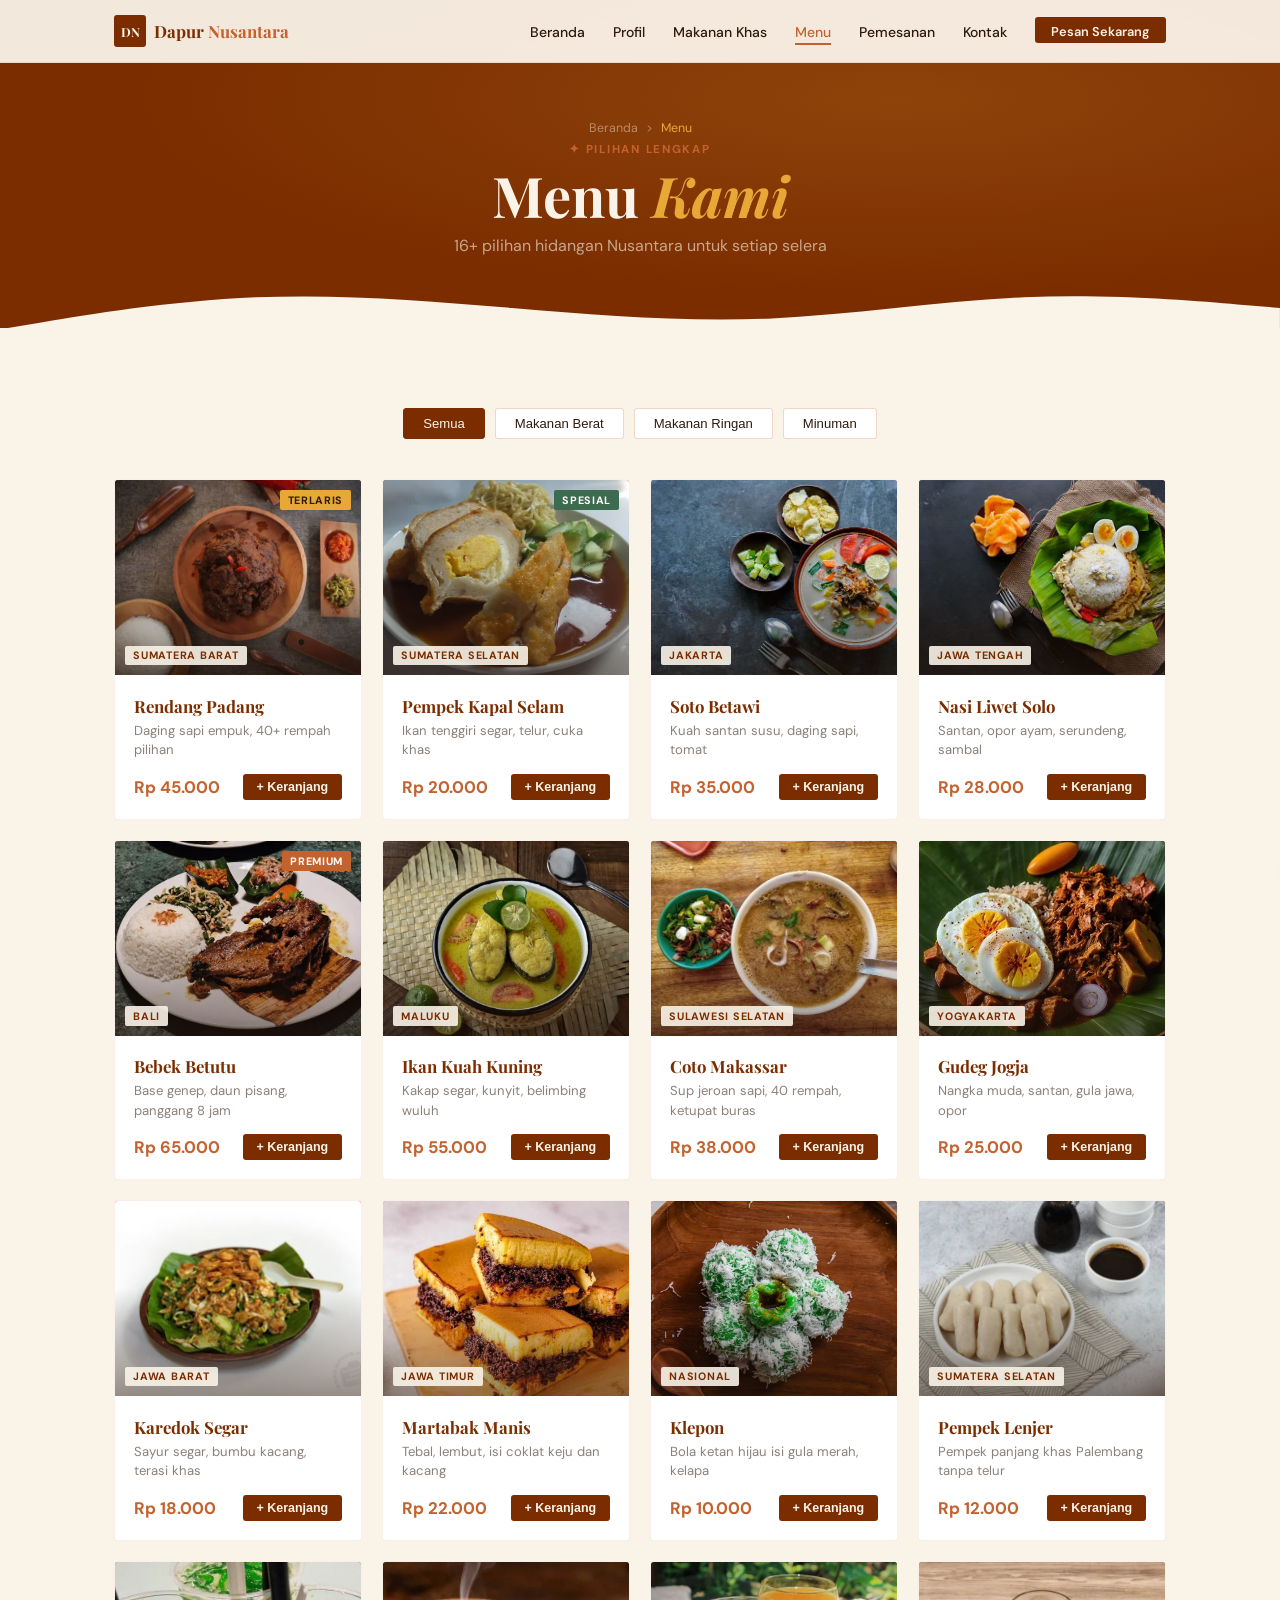
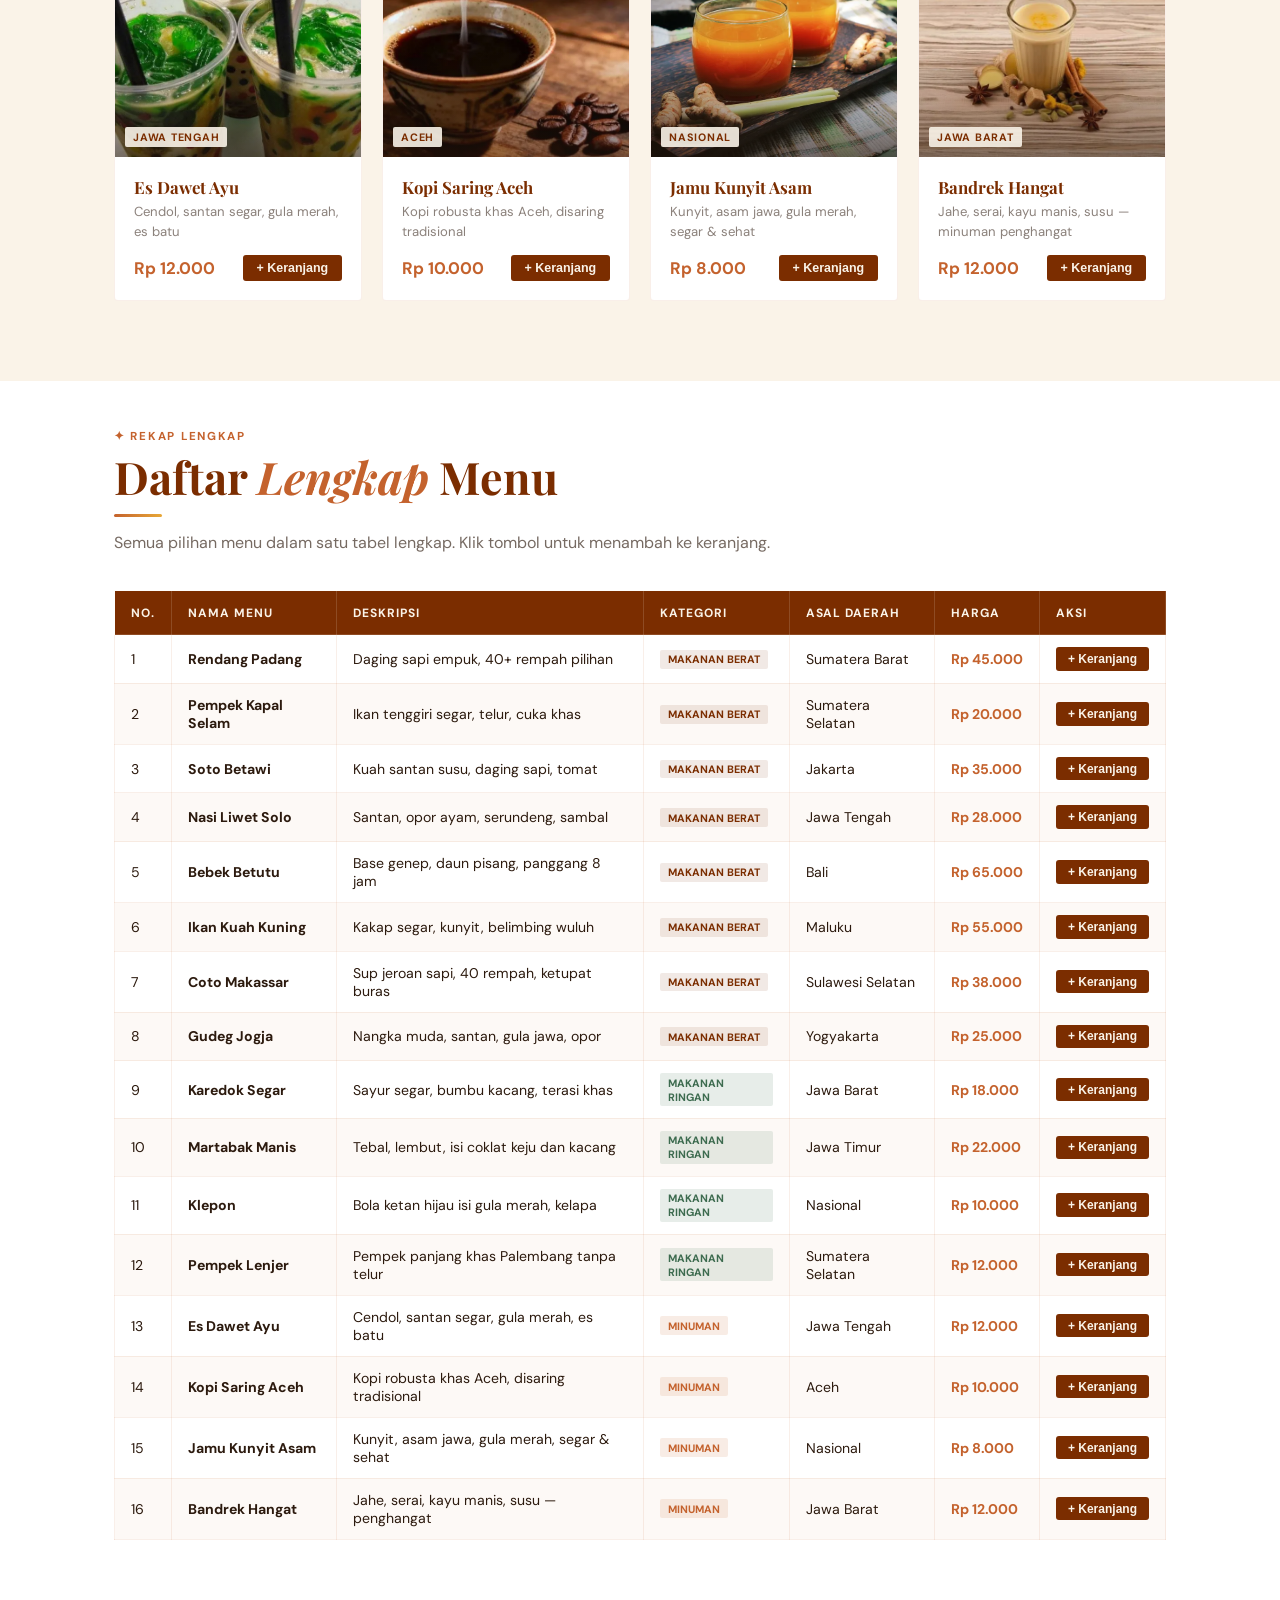
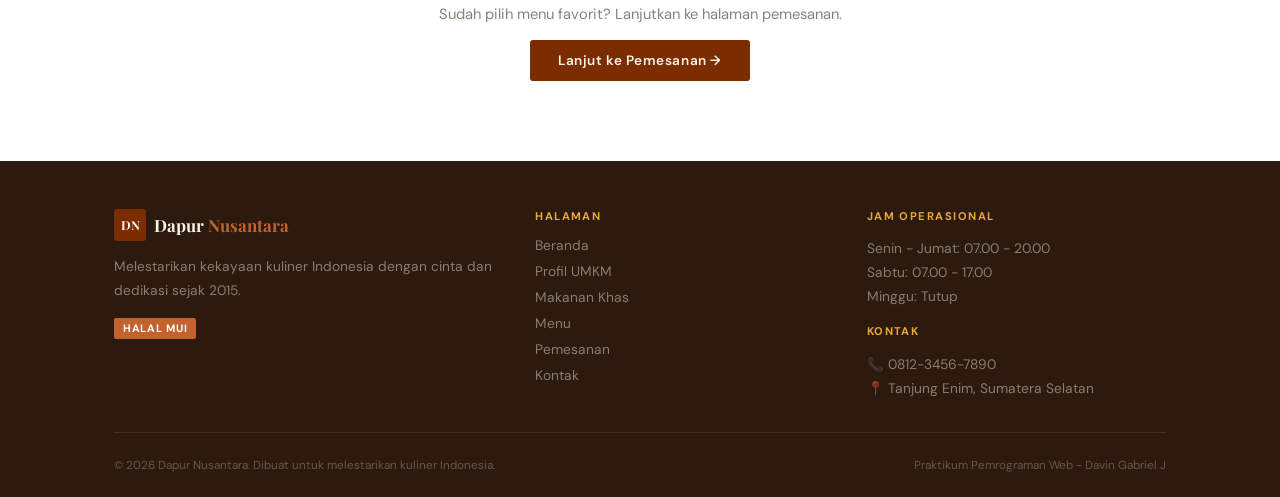
<file: menu.html>
<!DOCTYPE html>
<html lang="id">
<head>
  <meta charset="UTF-8"/>
  <meta name="viewport" content="width=device-width, initial-scale=1.0"/>
  <title>Dapur Nusantara - Menu</title>
  <link rel="stylesheet" href="css/style.css"/>
  <style>
    /* Tombol filter kategori menu */
    .filter-bar {
      display: flex; flex-wrap: wrap; gap: 0.6rem;
      justify-content: center; margin-bottom: 2.5rem;
    }
    .filter-btn {
      padding: 0.45rem 1.2rem; border-radius: 3px;
      border: 1.5px solid rgba(196,98,45,0.25);
      background: white; color: var(--coklat);
      font-size: 0.82rem; font-weight: 500;
      cursor: pointer; transition: all 0.25s;
    }
    .filter-btn:hover,
    .filter-btn.active {
      background: var(--batik); color: var(--krim);
      border-color: var(--batik);
    }

    /* Grid menu: 4 kolom di desktop */
    .menu-grid {
      display: grid; grid-template-columns: repeat(4,1fr);
      gap: 1.25rem;
    }
    @media (max-width: 960px) { .menu-grid { grid-template-columns: repeat(2,1fr); } }
    @media (max-width: 480px) { .menu-grid { grid-template-columns: 1fr; } }

    /* .menu-item adalah wrapper tiap card — display:block agar card full lebar kolom */
    .menu-item { display: block; }

    /* Tombol "+ Keranjang" di tiap card */
    .btn-add {
      padding: 0.38rem 0.85rem;
      font-size: 0.78rem; font-weight: 600;
      background: var(--batik); color: var(--krim);
      border: none; border-radius: 3px; cursor: pointer;
      transition: background 0.25s;
    }
    .btn-add:hover { background: var(--rempah); }

    .menu-table-wrap {
      overflow-x: auto; /* scroll horizontal di layar kecil */
      margin-top: 1rem;
    }
    .menu-table {
      width: 100%;
      border-collapse: collapse; /* gabungkan border antar sel */
      font-size: 0.88rem;
    }
    /* thead = baris judul kolom tabel */
    .menu-table thead tr {
      background: var(--batik);
      color: var(--krim);
    }
    .menu-table thead th {
      padding: 0.85rem 1rem;  /* padding = jarak teks dari tepi sel */
      text-align: left;
      font-size: 0.75rem;
      font-weight: 700;
      letter-spacing: 0.08em;
      text-transform: uppercase;
      border: 1px solid rgba(250,243,232,0.15); /* border tiap sel header */
    }
    /* tbody = baris data tabel */
    .menu-table tbody tr {
      border-bottom: 1px solid rgba(196,98,45,0.12);
      transition: background 0.2s;
    }
    /* :nth-child(even) → beri warna beda setiap baris genap (zebra striping)
       agar baris mudah dibedakan oleh mata pengguna                         */
    .menu-table tbody tr:nth-child(even) {
      background: rgba(196,98,45,0.04);
    }
    .menu-table tbody tr:hover {
      background: rgba(232,168,56,0.1); /* highlight saat hover */
    }
    .menu-table tbody td {
      padding: 0.75rem 1rem; /* box model: padding seragam 5px vertikal */
      vertical-align: middle;
      border: 1px solid rgba(196,98,45,0.1); /* border tiap sel data */
      color: var(--coklat);
    }
    /* Kolom harga - warna aksen agar mudah dilihat */
    .menu-table .td-harga {
      font-weight: 700;
      color: var(--rempah);
      white-space: nowrap; /* harga tidak terpotong ke baris berikutnya */
    }
    /* Badge kategori di kolom tabel */
    .menu-table .td-kat span {
      display: inline-block;
      padding: 0.15rem 0.5rem;
      border-radius: 2px;
      font-size: 0.67rem;
      font-weight: 700;
      text-transform: uppercase;
    }
    .kat-berat   { background: rgba(123,45,0,0.1);   color: var(--batik); }
    .kat-ringan  { background: rgba(61,107,79,0.12);  color: var(--daun); }
    .kat-minuman { background: rgba(196,98,45,0.12);  color: var(--rempah); }
    /* Tombol "+ Keranjang" di dalam tabel */
    .menu-table .btn-add-tbl {
      padding: 0.3rem 0.75rem;
      font-size: 0.75rem; font-weight: 600;
      background: var(--batik); color: var(--krim);
      border: none; border-radius: 3px; cursor: pointer;
      transition: background 0.25s; white-space: nowrap;
    }
    .menu-table .btn-add-tbl:hover { background: var(--rempah); }
  </style>
</head>
<body>

<!-- NAVBAR -->
<nav class="navbar">
  <div class="navbar-inner">
    <a href="index.html" class="navbar-logo">
      <div class="navbar-logo-icon">DN</div>
      <div class="navbar-logo-text">Dapur <span>Nusantara</span></div>
    </a>
    <ul class="navbar-links">
      <li><a href="index.html">Beranda</a></li>
      <li><a href="profil.html">Profil</a></li>
      <li><a href="makanan-khas.html">Makanan Khas</a></li>
      <li><a href="menu.html" class="active">Menu</a></li>
      <li><a href="pemesanan.html">Pemesanan</a></li>
      <li><a href="kontak.html">Kontak</a></li>
      <li class="btn-nav-wrap"><a href="pemesanan.html" class="btn-nav">Pesan Sekarang</a></li>
    </ul>
    <button class="hamburger" aria-label="Menu">
      <svg width="22" height="22" fill="none" stroke="currentColor" stroke-width="2" viewBox="0 0 24 24">
        <path stroke-linecap="round" stroke-linejoin="round" d="M4 6h16M4 12h16M4 18h16"/>
      </svg>
    </button>
  </div>
  <div class="mobile-menu">
    <a href="index.html">Beranda</a>
    <a href="profil.html">Profil</a>
    <a href="makanan-khas.html">Makanan Khas</a>
    <a href="menu.html">Menu</a>
    <a href="pemesanan.html">Pemesanan</a>
    <a href="kontak.html">Kontak</a>
    <a href="pemesanan.html" class="btn btn-dark" style="text-align:center">Pesan Sekarang</a>
  </div>
</nav>


<!-- PAGE HEADER -->
<header class="page-header">
  <!-- Breadcrumb: navigasi posisi halaman saat ini -->
  <div class="breadcrumb"><a href="index.html">Beranda</a> > <span>Menu</span></div>
  <p class="page-header-label section-label">✦ Pilihan Lengkap</p>
  <h1 class="page-header-title">Menu <em>Kami</em></h1>
  <p class="page-header-sub">16+ pilihan hidangan Nusantara untuk setiap selera</p>
  <!-- SVG gelombang dekoratif bawah header -->
  <div class="page-header-wave">
    <svg viewBox="0 0 1440 60" fill="none" xmlns="http://www.w3.org/2000/svg">
      <path d="M0 60L48 52C96 44 192 28 288 24C384 20 480 28 576 36C672 44 768 52 864 48C960 44 1056 28 1152 24C1248 20 1344 28 1392 32L1440 36V60H0Z" fill="#FAF3E8"/>
    </svg>
  </div>
</header>


<!-- SECTION: Daftar Menu -->
<section class="section">
  <div class="container">

    <!-- ── Filter Kategori ──
         data-filter dipakai JS untuk mencocokkan dengan data-cat di tiap card -->
    <div class="filter-bar fade-in">
      <button class="filter-btn active" onclick="filterMenu('semua')"    data-filter="semua">Semua</button>
      <button class="filter-btn"        onclick="filterMenu('berat')"    data-filter="berat">Makanan Berat</button>
      <button class="filter-btn"        onclick="filterMenu('ringan')"   data-filter="ringan">Makanan Ringan</button>
      <button class="filter-btn"        onclick="filterMenu('minuman')"  data-filter="minuman">Minuman</button>
    </div>

    <!-- Grid Menu -->
    <div class="menu-grid" id="menu-grid">

      <!-- data-cat="berat" → dipakai JS filterMenu() untuk show/hide -->
      <div class="card menu-item fade-in" data-cat="berat">
        <div class="card-img">
          <img src="assets/rendang.webp" alt="Rendang Padang"/>
          <span class="card-badge tag-kunyit">Terlaris</span>
          <span class="card-region">Sumatera Barat</span>
        </div>
        <div class="card-body">
          <div class="card-title">Rendang Padang</div>
          <div class="card-desc">Daging sapi empuk, 40+ rempah pilihan</div>
          <div class="card-footer">
            <span class="card-price">Rp 45.000</span>
            <!-- addToCart(nama, harga) dipanggil saat tombol diklik — harga dalam angka (integer) -->
            <button class="btn-add" onclick="addToCart('Rendang Padang', 45000)">+ Keranjang</button>
          </div>
        </div>
      </div>

      <div class="card menu-item fade-in delay-1" data-cat="berat">
        <div class="card-img">
          <img src="assets/pempek.webp" alt="Pempek Kapal Selam"/>
          <span class="card-badge tag-solid-daun">Spesial</span>
          <span class="card-region">Sumatera Selatan</span>
        </div>
        <div class="card-body">
          <div class="card-title">Pempek Kapal Selam</div>
          <div class="card-desc">Ikan tenggiri segar, telur, cuka khas</div>
          <div class="card-footer">
            <span class="card-price">Rp 20.000</span>
            <button class="btn-add" onclick="addToCart('Pempek Kapal Selam', 20000)">+ Keranjang</button>
          </div>
        </div>
      </div>

      <div class="card menu-item fade-in delay-2" data-cat="berat">
        <div class="card-img">
          <img src="assets/soto-betawi.webp" alt="Soto Betawi"/>
          <span class="card-region">Jakarta</span>
        </div>
        <div class="card-body">
          <div class="card-title">Soto Betawi</div>
          <div class="card-desc">Kuah santan susu, daging sapi, tomat</div>
          <div class="card-footer">
            <span class="card-price">Rp 35.000</span>
            <button class="btn-add" onclick="addToCart('Soto Betawi', 35000)">+ Keranjang</button>
          </div>
        </div>
      </div>

      <div class="card menu-item fade-in delay-3" data-cat="berat">
        <div class="card-img">
          <img src="assets/nasi-liwet.webp" alt="Nasi Liwet Solo"/>
          <span class="card-region">Jawa Tengah</span>
        </div>
        <div class="card-body">
          <div class="card-title">Nasi Liwet Solo</div>
          <div class="card-desc">Santan, opor ayam, serundeng, sambal</div>
          <div class="card-footer">
            <span class="card-price">Rp 28.000</span>
            <button class="btn-add" onclick="addToCart('Nasi Liwet Solo', 28000)">+ Keranjang</button>
          </div>
        </div>
      </div>

      <div class="card menu-item fade-in" data-cat="berat">
        <div class="card-img">
          <img src="assets/bebek-betutu.webp" alt="Bebek Betutu"/>
          <span class="card-badge tag-solid-rempah">Premium</span>
          <span class="card-region">Bali</span>
        </div>
        <div class="card-body">
          <div class="card-title">Bebek Betutu</div>
          <div class="card-desc">Base genep, daun pisang, panggang 8 jam</div>
          <div class="card-footer">
            <span class="card-price">Rp 65.000</span>
            <button class="btn-add" onclick="addToCart('Bebek Betutu', 65000)">+ Keranjang</button>
          </div>
        </div>
      </div>

      <div class="card menu-item fade-in delay-1" data-cat="berat">
        <div class="card-img">
          <img src="assets/ikan-kuah-kuning.webp" alt="Ikan Kuah Kuning"/>
          <span class="card-region">Maluku</span>
        </div>
        <div class="card-body">
          <div class="card-title">Ikan Kuah Kuning</div>
          <div class="card-desc">Kakap segar, kunyit, belimbing wuluh</div>
          <div class="card-footer">
            <span class="card-price">Rp 55.000</span>
            <button class="btn-add" onclick="addToCart('Ikan Kuah Kuning', 55000)">+ Keranjang</button>
          </div>
        </div>
      </div>

      <div class="card menu-item fade-in delay-2" data-cat="berat">
        <div class="card-img">
          <img src="assets/coto-makassar.webp" alt="Coto Makassar"/>
          <span class="card-region">Sulawesi Selatan</span>
        </div>
        <div class="card-body">
          <div class="card-title">Coto Makassar</div>
          <div class="card-desc">Sup jeroan sapi, 40 rempah, ketupat buras</div>
          <div class="card-footer">
            <span class="card-price">Rp 38.000</span>
            <button class="btn-add" onclick="addToCart('Coto Makassar', 38000)">+ Keranjang</button>
          </div>
        </div>
      </div>

      <div class="card menu-item fade-in delay-3" data-cat="berat">
        <div class="card-img">
          <img src="assets/gudeg.webp" alt="Gudeg Jogja"/>
          <span class="card-region">Yogyakarta</span>
        </div>
        <div class="card-body">
          <div class="card-title">Gudeg Jogja</div>
          <div class="card-desc">Nangka muda, santan, gula jawa, opor</div>
          <div class="card-footer">
            <span class="card-price">Rp 25.000</span>
            <button class="btn-add" onclick="addToCart('Gudeg Jogja', 25000)">+ Keranjang</button>
          </div>
        </div>
      </div>

      <div class="card menu-item fade-in" data-cat="ringan">
        <div class="card-img">
          <img src="assets/karedok.webp" alt="Karedok Segar"/>
          <span class="card-region">Jawa Barat</span>
        </div>
        <div class="card-body">
          <div class="card-title">Karedok Segar</div>
          <div class="card-desc">Sayur segar, bumbu kacang, terasi khas</div>
          <div class="card-footer">
            <span class="card-price">Rp 18.000</span>
            <button class="btn-add" onclick="addToCart('Karedok Segar', 18000)">+ Keranjang</button>
          </div>
        </div>
      </div>

      <div class="card menu-item fade-in delay-1" data-cat="ringan">
        <div class="card-img">
          <img src="assets/martabak.webp" alt="Martabak Manis"/>
          <span class="card-region">Jawa Timur</span>
        </div>
        <div class="card-body">
          <div class="card-title">Martabak Manis</div>
          <div class="card-desc">Tebal, lembut, isi coklat keju dan kacang</div>
          <div class="card-footer">
            <span class="card-price">Rp 22.000</span>
            <button class="btn-add" onclick="addToCart('Martabak Manis', 22000)">+ Keranjang</button>
          </div>
        </div>
      </div>

      <div class="card menu-item fade-in delay-2" data-cat="ringan">
        <div class="card-img">
          <img src="assets/klepon.webp" alt="Klepon"/>
          <span class="card-region">Nasional</span>
        </div>
        <div class="card-body">
          <div class="card-title">Klepon</div>
          <div class="card-desc">Bola ketan hijau isi gula merah, kelapa</div>
          <div class="card-footer">
            <span class="card-price">Rp 10.000</span>
            <button class="btn-add" onclick="addToCart('Klepon', 10000)">+ Keranjang</button>
          </div>
        </div>
      </div>

      <div class="card menu-item fade-in delay-3" data-cat="ringan">
        <div class="card-img">
          <img src="assets/pempek-lenjer.webp" alt="Pempek Lenjer"/>
          <span class="card-region">Sumatera Selatan</span>
        </div>
        <div class="card-body">
          <div class="card-title">Pempek Lenjer</div>
          <div class="card-desc">Pempek panjang khas Palembang tanpa telur</div>
          <div class="card-footer">
            <span class="card-price">Rp 12.000</span>
            <button class="btn-add" onclick="addToCart('Pempek Lenjer', 12000)">+ Keranjang</button>
          </div>
        </div>
      </div>

      <div class="card menu-item fade-in" data-cat="minuman">
        <div class="card-img">
          <img src="assets/es-dawet.webp" alt="Es Dawet Ayu"/>
          <span class="card-region">Jawa Tengah</span>
        </div>
        <div class="card-body">
          <div class="card-title">Es Dawet Ayu</div>
          <div class="card-desc">Cendol, santan segar, gula merah, es batu</div>
          <div class="card-footer">
            <span class="card-price">Rp 12.000</span>
            <button class="btn-add" onclick="addToCart('Es Dawet Ayu', 12000)">+ Keranjang</button>
          </div>
        </div>
      </div>

      <div class="card menu-item fade-in delay-1" data-cat="minuman">
        <div class="card-img">
          <img src="assets/kopi-aceh.webp" alt="Kopi Saring Aceh"/>
          <span class="card-region">Aceh</span>
        </div>
        <div class="card-body">
          <div class="card-title">Kopi Saring Aceh</div>
          <div class="card-desc">Kopi robusta khas Aceh, disaring tradisional</div>
          <div class="card-footer">
            <span class="card-price">Rp 10.000</span>
            <button class="btn-add" onclick="addToCart('Kopi Saring Aceh', 10000)">+ Keranjang</button>
          </div>
        </div>
      </div>

      <div class="card menu-item fade-in delay-2" data-cat="minuman">
        <div class="card-img">
          <img src="assets/jamu.webp" alt="Jamu Kunyit Asam"/>
          <span class="card-region">Nasional</span>
        </div>
        <div class="card-body">
          <div class="card-title">Jamu Kunyit Asam</div>
          <div class="card-desc">Kunyit, asam jawa, gula merah, segar & sehat</div>
          <div class="card-footer">
            <span class="card-price">Rp 8.000</span>
            <button class="btn-add" onclick="addToCart('Jamu Kunyit Asam', 8000)">+ Keranjang</button>
          </div>
        </div>
      </div>

      <div class="card menu-item fade-in delay-3" data-cat="minuman">
        <div class="card-img">
          <img src="assets/bandrek.webp" alt="Bandrek Hangat"/>
          <span class="card-region">Jawa Barat</span>
        </div>
        <div class="card-body">
          <div class="card-title">Bandrek Hangat</div>
          <div class="card-desc">Jahe, serai, kayu manis, susu — minuman penghangat</div>
          <div class="card-footer">
            <span class="card-price">Rp 12.000</span>
            <button class="btn-add" onclick="addToCart('Bandrek Hangat', 12000)">+ Keranjang</button>
          </div>
        </div>
      </div>
    </div>
  </div>
</section>


<!-- SECTION: Tabel Daftar Lengkap Menu -->
<section class="section" style="background:white; padding-top:3rem; padding-bottom:4rem;">
  <div class="container">
    <div style="margin-bottom:2rem;">
      <p class="section-label fade-in">✦ Rekap Lengkap</p>
      <h2 class="section-title fade-in delay-1" style="margin-top:0.4rem">Daftar <em>Lengkap</em> Menu</h2>
      <div class="divider fade-in delay-2"></div>
      <p class="section-desc fade-in delay-2" style="margin-top:0.75rem;">
        Semua pilihan menu dalam satu tabel lengkap. Klik tombol untuk menambah ke keranjang.
      </p>
    </div>

    <!-- .menu-table-wrap: overflow-x:auto agar tabel bisa di-scroll di HP -->
    <div class="menu-table-wrap fade-in">
      <table class="menu-table">

        <!-- Header tabel: judul tiap kolom -->
        <thead>
          <tr>
            <th>No.</th>
            <th>Nama Menu</th>
            <th>Deskripsi</th>
            <th>Kategori</th>
            <th>Asal Daerah</th>
            <th>Harga</th>
            <th>Aksi</th>
          </tr>
        </thead>

        <!-- Body tabel: satu <tr> = satu menu -->
        <tbody>
          <tr>
            <td>1</td>
            <td><strong>Rendang Padang</strong></td>
            <td>Daging sapi empuk, 40+ rempah pilihan</td>
            <td class="td-kat"><span class="kat-berat">Makanan Berat</span></td>
            <td>Sumatera Barat</td>
            <td class="td-harga">Rp 45.000</td>
            <td><button class="btn-add-tbl" onclick="addToCart('Rendang Padang', 45000)">+ Keranjang</button></td>
          </tr>
          <tr>
            <td>2</td>
            <td><strong>Pempek Kapal Selam</strong></td>
            <td>Ikan tenggiri segar, telur, cuka khas</td>
            <td class="td-kat"><span class="kat-berat">Makanan Berat</span></td>
            <td>Sumatera Selatan</td>
            <td class="td-harga">Rp 20.000</td>
            <td><button class="btn-add-tbl" onclick="addToCart('Pempek Kapal Selam', 20000)">+ Keranjang</button></td>
          </tr>
          <tr>
            <td>3</td>
            <td><strong>Soto Betawi</strong></td>
            <td>Kuah santan susu, daging sapi, tomat</td>
            <td class="td-kat"><span class="kat-berat">Makanan Berat</span></td>
            <td>Jakarta</td>
            <td class="td-harga">Rp 35.000</td>
            <td><button class="btn-add-tbl" onclick="addToCart('Soto Betawi', 35000)">+ Keranjang</button></td>
          </tr>
          <tr>
            <td>4</td>
            <td><strong>Nasi Liwet Solo</strong></td>
            <td>Santan, opor ayam, serundeng, sambal</td>
            <td class="td-kat"><span class="kat-berat">Makanan Berat</span></td>
            <td>Jawa Tengah</td>
            <td class="td-harga">Rp 28.000</td>
            <td><button class="btn-add-tbl" onclick="addToCart('Nasi Liwet Solo', 28000)">+ Keranjang</button></td>
          </tr>
          <tr>
            <td>5</td>
            <td><strong>Bebek Betutu</strong></td>
            <td>Base genep, daun pisang, panggang 8 jam</td>
            <td class="td-kat"><span class="kat-berat">Makanan Berat</span></td>
            <td>Bali</td>
            <td class="td-harga">Rp 65.000</td>
            <td><button class="btn-add-tbl" onclick="addToCart('Bebek Betutu', 65000)">+ Keranjang</button></td>
          </tr>
          <tr>
            <td>6</td>
            <td><strong>Ikan Kuah Kuning</strong></td>
            <td>Kakap segar, kunyit, belimbing wuluh</td>
            <td class="td-kat"><span class="kat-berat">Makanan Berat</span></td>
            <td>Maluku</td>
            <td class="td-harga">Rp 55.000</td>
            <td><button class="btn-add-tbl" onclick="addToCart('Ikan Kuah Kuning', 55000)">+ Keranjang</button></td>
          </tr>
          <tr>
            <td>7</td>
            <td><strong>Coto Makassar</strong></td>
            <td>Sup jeroan sapi, 40 rempah, ketupat buras</td>
            <td class="td-kat"><span class="kat-berat">Makanan Berat</span></td>
            <td>Sulawesi Selatan</td>
            <td class="td-harga">Rp 38.000</td>
            <td><button class="btn-add-tbl" onclick="addToCart('Coto Makassar', 38000)">+ Keranjang</button></td>
          </tr>
          <tr>
            <td>8</td>
            <td><strong>Gudeg Jogja</strong></td>
            <td>Nangka muda, santan, gula jawa, opor</td>
            <td class="td-kat"><span class="kat-berat">Makanan Berat</span></td>
            <td>Yogyakarta</td>
            <td class="td-harga">Rp 25.000</td>
            <td><button class="btn-add-tbl" onclick="addToCart('Gudeg Jogja', 25000)">+ Keranjang</button></td>
          </tr>
          <tr>
            <td>9</td>
            <td><strong>Karedok Segar</strong></td>
            <td>Sayur segar, bumbu kacang, terasi khas</td>
            <td class="td-kat"><span class="kat-ringan">Makanan Ringan</span></td>
            <td>Jawa Barat</td>
            <td class="td-harga">Rp 18.000</td>
            <td><button class="btn-add-tbl" onclick="addToCart('Karedok Segar', 18000)">+ Keranjang</button></td>
          </tr>
          <tr>
            <td>10</td>
            <td><strong>Martabak Manis</strong></td>
            <td>Tebal, lembut, isi coklat keju dan kacang</td>
            <td class="td-kat"><span class="kat-ringan">Makanan Ringan</span></td>
            <td>Jawa Timur</td>
            <td class="td-harga">Rp 22.000</td>
            <td><button class="btn-add-tbl" onclick="addToCart('Martabak Manis', 22000)">+ Keranjang</button></td>
          </tr>
          <tr>
            <td>11</td>
            <td><strong>Klepon</strong></td>
            <td>Bola ketan hijau isi gula merah, kelapa</td>
            <td class="td-kat"><span class="kat-ringan">Makanan Ringan</span></td>
            <td>Nasional</td>
            <td class="td-harga">Rp 10.000</td>
            <td><button class="btn-add-tbl" onclick="addToCart('Klepon', 10000)">+ Keranjang</button></td>
          </tr>
          <tr>
            <td>12</td>
            <td><strong>Pempek Lenjer</strong></td>
            <td>Pempek panjang khas Palembang tanpa telur</td>
            <td class="td-kat"><span class="kat-ringan">Makanan Ringan</span></td>
            <td>Sumatera Selatan</td>
            <td class="td-harga">Rp 12.000</td>
            <td><button class="btn-add-tbl" onclick="addToCart('Pempek Lenjer', 12000)">+ Keranjang</button></td>
          </tr>
          <tr>
            <td>13</td>
            <td><strong>Es Dawet Ayu</strong></td>
            <td>Cendol, santan segar, gula merah, es batu</td>
            <td class="td-kat"><span class="kat-minuman">Minuman</span></td>
            <td>Jawa Tengah</td>
            <td class="td-harga">Rp 12.000</td>
            <td><button class="btn-add-tbl" onclick="addToCart('Es Dawet Ayu', 12000)">+ Keranjang</button></td>
          </tr>
          <tr>
            <td>14</td>
            <td><strong>Kopi Saring Aceh</strong></td>
            <td>Kopi robusta khas Aceh, disaring tradisional</td>
            <td class="td-kat"><span class="kat-minuman">Minuman</span></td>
            <td>Aceh</td>
            <td class="td-harga">Rp 10.000</td>
            <td><button class="btn-add-tbl" onclick="addToCart('Kopi Saring Aceh', 10000)">+ Keranjang</button></td>
          </tr>
          <tr>
            <td>15</td>
            <td><strong>Jamu Kunyit Asam</strong></td>
            <td>Kunyit, asam jawa, gula merah, segar & sehat</td>
            <td class="td-kat"><span class="kat-minuman">Minuman</span></td>
            <td>Nasional</td>
            <td class="td-harga">Rp 8.000</td>
            <td><button class="btn-add-tbl" onclick="addToCart('Jamu Kunyit Asam', 8000)">+ Keranjang</button></td>
          </tr>
          <tr>
            <td>16</td>
            <td><strong>Bandrek Hangat</strong></td>
            <td>Jahe, serai, kayu manis, susu — penghangat</td>
            <td class="td-kat"><span class="kat-minuman">Minuman</span></td>
            <td>Jawa Barat</td>
            <td class="td-harga">Rp 12.000</td>
            <td><button class="btn-add-tbl" onclick="addToCart('Bandrek Hangat', 12000)">+ Keranjang</button></td>
          </tr>

        </tbody>
      </table>
    </div>
  </div>
</section>


<!-- CTA: lanjut ke pemesanan -->
<section style="padding: 0 0 5rem; background: white;">
  <div class="container">
    <div style="text-align:center;" class="fade-in">
      <p style="font-size:0.92rem; color:rgba(44,26,14,0.55); margin-bottom:1rem;">
        Sudah pilih menu favorit? Lanjutkan ke halaman pemesanan.
      </p>
      <a href="pemesanan.html" class="btn btn-dark">Lanjut ke Pemesanan →</a>
    </div>
  </div>
</section>


<!-- FOOTER -->
<footer class="footer">
  <div class="container">
    <div class="footer-grid">
      <div>
        <div style="display:flex; align-items:center; gap:0.5rem; margin-bottom:0.85rem;">
          <div class="navbar-logo-icon">DN</div>
          <div class="navbar-logo-text" style="color:var(--krim)">Dapur <span>Nusantara</span></div>
        </div>
        <p class="footer-text">Melestarikan kekayaan kuliner Indonesia dengan cinta dan dedikasi sejak 2015.</p>
        <div style="display:flex; gap:0.5rem; margin-top:1rem;">
          <span class="tag tag-solid-rempah">Halal MUI</span>
        </div>
      </div>
      <div>
        <div class="footer-title">Halaman</div>
        <div class="footer-links">
          <a href="index.html">Beranda</a>
          <a href="profil.html">Profil UMKM</a>
          <a href="makanan-khas.html">Makanan Khas</a>
          <a href="menu.html">Menu</a>
          <a href="pemesanan.html">Pemesanan</a>
          <a href="kontak.html">Kontak</a>
        </div>
      </div>
      <div>
        <div class="footer-title">Jam Operasional</div>
        <p class="footer-text">Senin - Jumat: 07.00 - 20.00<br/>Sabtu: 07.00 - 17.00<br/>Minggu: Tutup</p>
        <div style="margin-top:1rem;">
          <div class="footer-title">Kontak</div>
          <p class="footer-text">📞 0812-3456-7890<br/>📍 Tanjung Enim, Sumatera Selatan</p>
        </div>
      </div>
    </div>
    <div class="footer-bottom">
      <p>© 2026 Dapur Nusantara. Dibuat untuk melestarikan kuliner Indonesia.</p>
      <p>Praktikum Pemrograman Web - Davin Gabriel J</p>
    </div>
  </div>
</footer>

<!-- .toast dibuat otomatis oleh JS jika belum ada, tapi lebih baik disiapkan di HTML -->
<div class="toast"></div>
<script src="js/main.js"></script>
</body>
</html>
</file>
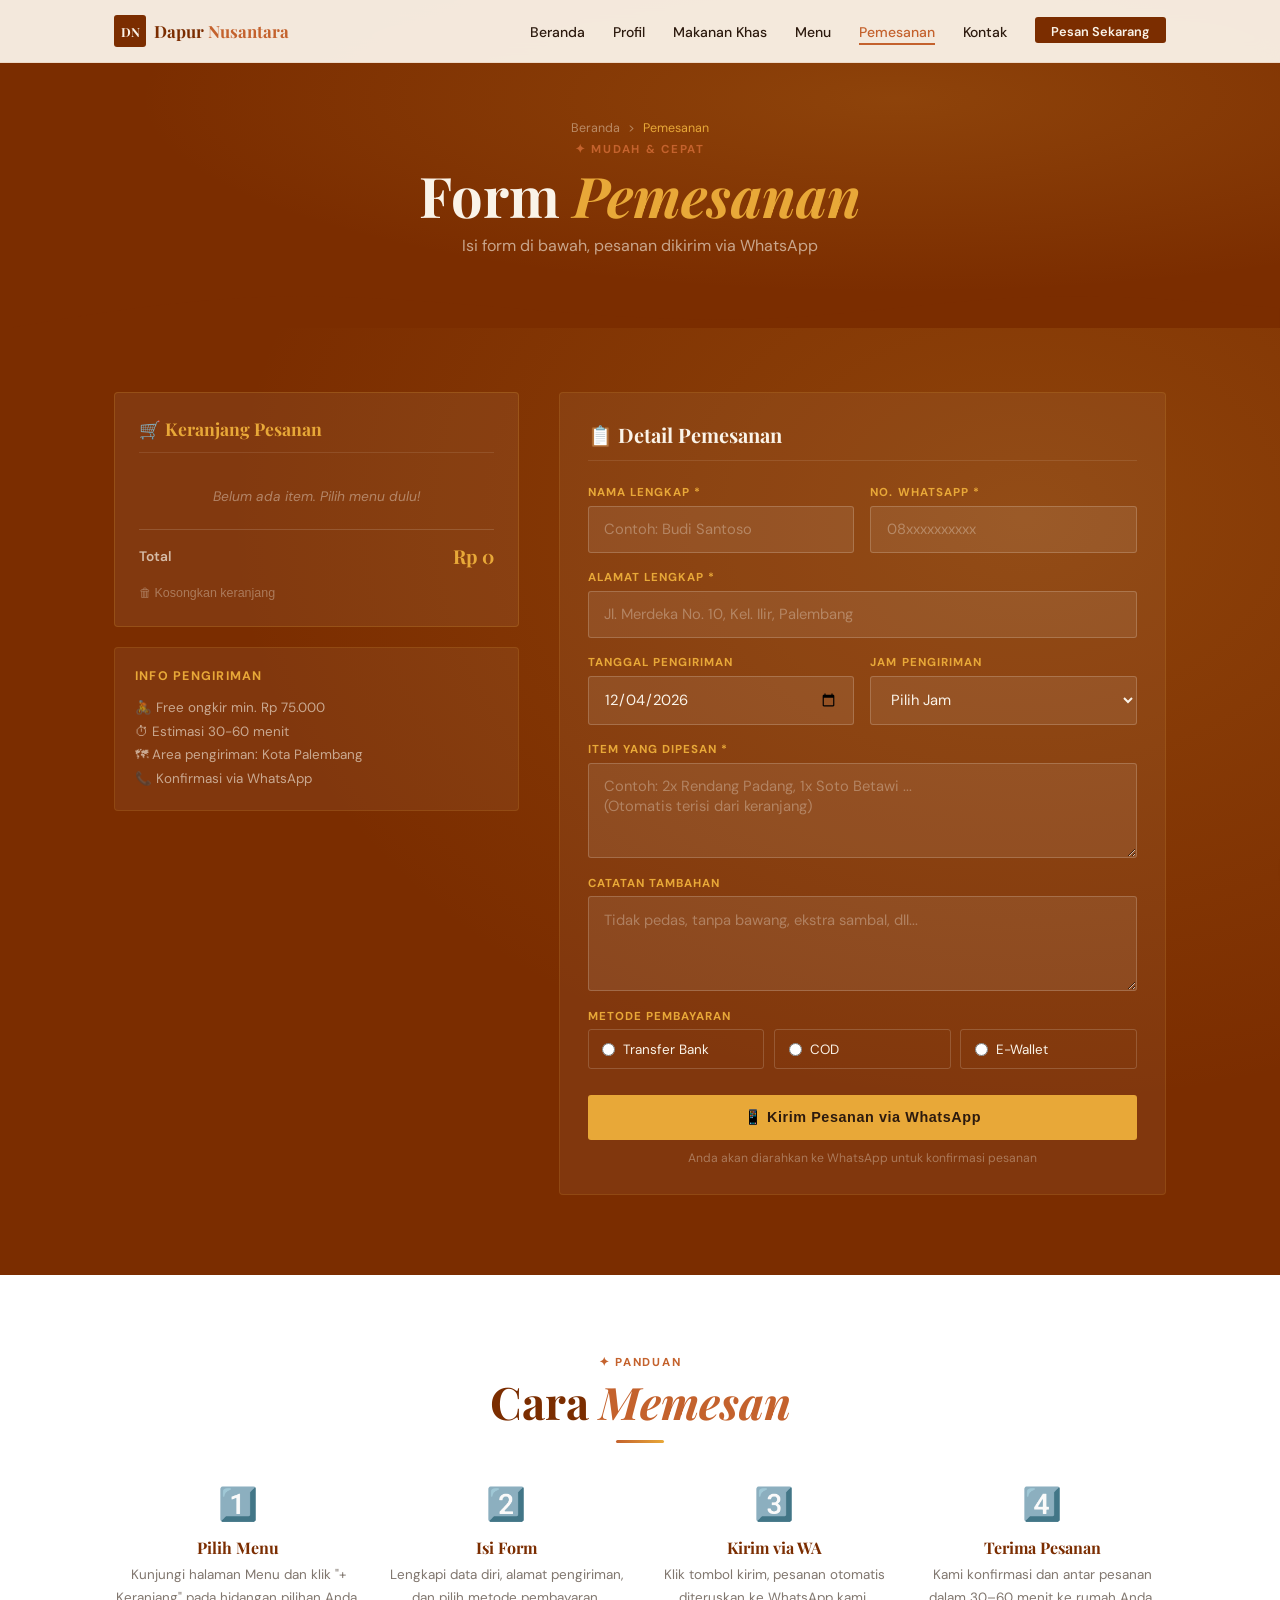
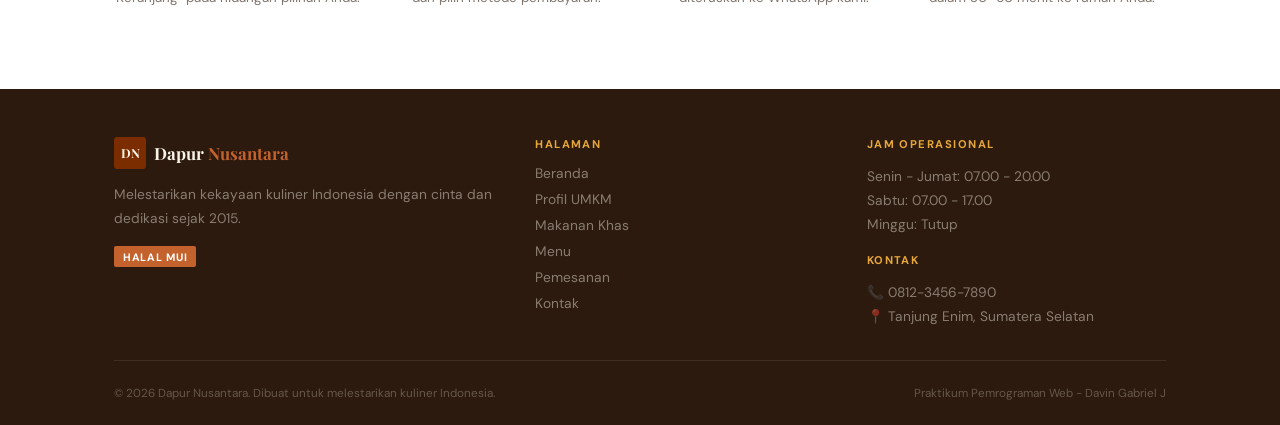
<file: pemesanan.html>
<!DOCTYPE html>
<html lang="id">
<head>
  <meta charset="UTF-8"/>
  <meta name="viewport" content="width=device-width, initial-scale=1.0"/>
  <title>Dapur Nusantara - Pemesanan</title>
  <link rel="stylesheet" href="css/style.css"/>
  <style>
    /* Background section utama pemesanan — latar gelap dengan aksen gradient */
    .order-section {
      background: var(--batik);
      background-image: radial-gradient(ellipse at 80% 20%, rgba(228,168,56,0.18) 0%, transparent 55%);
      padding: 4rem 0 5rem;
    }

    /* Layout dua kolom: cart kiri, form kanan */
    .order-grid {
      display: grid; grid-template-columns: 1fr 1.5fr;
      gap: 2.5rem; align-items: start;
    }
    @media (max-width: 860px) { .order-grid { grid-template-columns: 1fr; } }

    /* ── Kotak Keranjang ── */
    .cart-box {
      background: rgba(255,255,255,0.06);
      border: 1px solid rgba(228,168,56,0.2);
      border-radius: 4px; padding: 1.5rem;
    }
    .cart-box-title {
      font-family: 'Playfair Display', serif;
      font-size: 1.1rem; font-weight: 700;
      color: var(--kunyit); margin-bottom: 1.1rem;
      padding-bottom: 0.75rem;
      border-bottom: 1px solid rgba(250,243,232,0.1);
    }
    .cart-empty {
      font-size: 0.86rem; color: rgba(250,243,232,0.4);
      font-style: italic; text-align: center; padding: 1rem 0;
    }
    /* Satu baris item di keranjang */
    .cart-item {
      padding: 0.65rem 0;
      border-bottom: 1px solid rgba(250,243,232,0.08);
    }
    .cart-item:last-child { border-bottom: none; }
    .cart-item-info {
      display: flex; justify-content: space-between;
      align-items: center; margin-bottom: 0.35rem;
    }
    .cart-item-name  { font-size: 0.86rem; color: var(--krim); font-weight: 500; }
    .cart-item-price { font-size: 0.84rem; color: var(--kunyit); font-weight: 600; }

    /* Kontrol qty: tombol − jumlah + */
    .cart-item-qty   { display: flex; align-items: center; gap: 0.6rem; }
    .qty-btn {
      width: 26px; height: 26px;
      background: rgba(250,243,232,0.1);
      border: 1px solid rgba(250,243,232,0.2);
      border-radius: 3px; color: var(--krim);
      font-size: 0.9rem; font-weight: 700;
      cursor: pointer; transition: background 0.2s;
      display: flex; align-items: center; justify-content: center;
    }
    .qty-btn:hover { background: var(--rempah); border-color: var(--rempah); }
    .cart-item-qty span { font-size: 0.86rem; color: var(--krim); font-weight: 600; min-width: 1.2rem; text-align: center; }

    /* Baris total harga di bawah daftar item */
    .cart-total-row {
      display: flex; justify-content: space-between; align-items: center;
      padding-top: 0.85rem; margin-top: 0.5rem;
      border-top: 1px solid rgba(250,243,232,0.15);
    }
    .cart-total-label { font-size: 0.86rem; color: rgba(250,243,232,0.7); font-weight: 600; }
    .cart-total-val   { font-family: 'Playfair Display', serif; font-size: 1.2rem; font-weight: 700; color: var(--kunyit); }

    .cart-actions { margin-top: 0.75rem; }
    /* Tombol kosongkan keranjang — tampilan minimal, tidak mencolok */
    .btn-clear {
      background: none; border: none;
      color: rgba(250,243,232,0.35);
      font-size: 0.78rem; cursor: pointer;
      transition: color 0.25s;
    }
    .btn-clear:hover { color: #e07070; }

    /* ── Kotak Form Pemesanan ── */
    .form-box {
      background: rgba(255,255,255,0.05);
      border: 1px solid rgba(228,168,56,0.15);
      border-radius: 4px; padding: 1.75rem;
    }
    .form-box-title {
      font-family: 'Playfair Display', serif;
      font-size: 1.25rem; font-weight: 700;
      color: var(--krim); margin-bottom: 1.5rem;
      padding-bottom: 0.75rem;
      border-bottom: 1px solid rgba(250,243,232,0.1);
    }

    /* Dua input sejajar (Nama | No. WA) */
    .form-row { display: grid; grid-template-columns: 1fr 1fr; gap: 1rem; }
    @media (max-width: 560px) { .form-row { grid-template-columns: 1fr; } }
    .form-group { margin-bottom: 1.1rem; }

    /* Pilihan metode pembayaran dengan radio button */
    .payment-opts { display: grid; grid-template-columns: repeat(3,1fr); gap: 0.6rem; }
    @media (max-width: 480px) { .payment-opts { grid-template-columns: 1fr; } }
    .payment-opt {
      display: flex; align-items: center; gap: 0.5rem;
      padding: 0.65rem 0.85rem; border-radius: 3px;
      border: 1.5px solid rgba(250,243,232,0.18);
      color: var(--krim); font-size: 0.84rem; cursor: pointer;
      transition: border-color 0.25s, background 0.25s;
    }
    .payment-opt:hover { border-color: var(--kunyit); }

    /* accent-color: warna lingkaran radio button saat dipilih */
    .payment-opt input[type="radio"] { accent-color: var(--kunyit); }
  </style>
</head>
<body>

<!-- NAVBAR -->
<nav class="navbar">
  <div class="navbar-inner">
    <a href="index.html" class="navbar-logo">
      <div class="navbar-logo-icon">DN</div>
      <div class="navbar-logo-text">Dapur <span>Nusantara</span></div>
    </a>
    <ul class="navbar-links">
      <li><a href="index.html">Beranda</a></li>
      <li><a href="profil.html">Profil</a></li>
      <li><a href="makanan-khas.html">Makanan Khas</a></li>
      <li><a href="menu.html">Menu</a></li>
      <li><a href="pemesanan.html" class="active">Pemesanan</a></li>
      <li><a href="kontak.html">Kontak</a></li>
      <li class="btn-nav-wrap"><a href="pemesanan.html" class="btn-nav">Pesan Sekarang</a></li>
    </ul>
    <button class="hamburger" aria-label="Menu">
      <svg width="22" height="22" fill="none" stroke="currentColor" stroke-width="2" viewBox="0 0 24 24">
        <path stroke-linecap="round" stroke-linejoin="round" d="M4 6h16M4 12h16M4 18h16"/>
      </svg>
    </button>
  </div>
  <div class="mobile-menu">
    <a href="index.html">Beranda</a>
    <a href="profil.html">Profil</a>
    <a href="makanan-khas.html">Makanan Khas</a>
    <a href="menu.html">Menu</a>
    <a href="pemesanan.html">Pemesanan</a>
    <a href="kontak.html">Kontak</a>
    <a href="pemesanan.html" class="btn btn-dark" style="text-align:center">Pesan Sekarang</a>
  </div>
</nav>


<!-- PAGE HEADER -->
<header class="page-header">
  <div class="breadcrumb"><a href="index.html">Beranda</a> > <span>Pemesanan</span></div>
  <p class="page-header-label section-label">✦ Mudah & Cepat</p>
  <h1 class="page-header-title">Form <em>Pemesanan</em></h1>
  <p class="page-header-sub">Isi form di bawah, pesanan dikirim via WhatsApp</p>
  <div class="page-header-wave">
    <svg viewBox="0 0 1440 60" fill="none" xmlns="http://www.w3.org/2000/svg">
      <path d="M0 60L48 52C96 44 192 28 288 24C384 20 480 28 576 36C672 44 768 52 864 48C960 44 1056 28 1152 24C1248 20 1344 28 1392 32L1440 36V60H0Z" fill="#7B2D00"/>
    </svg>
  </div>
</header>


<!-- SECTION: Form Pemesanan -->
<section class="order-section">
  <div class="container">
    <div class="order-grid">

      <!-- Kolom kiri: Keranjang & Info Pengiriman -->
      <div>
        <!-- Keranjang belanja — diisi oleh JS renderCart() -->
        <div class="cart-box fade-in">
          <div class="cart-box-title">🛒 Keranjang Pesanan</div>

          <!-- #cart-items: target render JS, isinya diganti dinamis -->
          <div id="cart-items">
            <p class="cart-empty">Belum ada item.<br/>Pilih dulu di halaman <a href="menu.html" style="color:var(--kunyit)">Menu</a>!</p>
          </div>

          <!-- Baris total harga — #cart-total diupdate JS -->
          <div class="cart-total-row">
            <span class="cart-total-label">Total</span>
            <span class="cart-total-val" id="cart-total">Rp 0</span>
          </div>
          <div class="cart-actions">
            <button class="btn-clear" onclick="clearCart()">🗑 Kosongkan keranjang</button>
          </div>
        </div>

        <!-- Informasi pengiriman (statis) -->
        <div style="background:rgba(255,255,255,0.05); border:1px solid rgba(228,168,56,0.15); border-radius:4px; padding:1.25rem; margin-top:1.25rem;" class="fade-in delay-1">
          <p style="font-size:0.78rem; font-weight:700; letter-spacing:0.1em; text-transform:uppercase; color:var(--kunyit); margin-bottom:0.75rem;">Info Pengiriman</p>
          <p style="font-size:0.84rem; color:rgba(250,243,232,0.6); line-height:1.75;">
            🚴 Free ongkir min. Rp 75.000<br/>
            ⏱ Estimasi 30-60 menit<br/>
            🗺 Area pengiriman: Kota Palembang<br/>
            📞 Konfirmasi via WhatsApp
          </p>
        </div>
      </div>

      <!-- ── Kolom kanan: Form Detail Pemesanan ── -->
      <div class="form-box fade-in delay-1">
        <div class="form-box-title">📋 Detail Pemesanan</div>

        <!-- Nama & No. WA dalam satu baris -->
        <div class="form-row">
          <div class="form-group">
            <label class="form-label form-label-light">Nama Lengkap *</label>
            <input type="text" id="nama" class="form-input form-input-dark" placeholder="Contoh: Budi Santoso"/>
          </div>
          <div class="form-group">
            <label class="form-label form-label-light">No. WhatsApp *</label>
            <!-- type="tel" → keyboard angka di HP -->
            <input type="tel" id="wa" class="form-input form-input-dark" placeholder="08xxxxxxxxxx"/>
          </div>
        </div>

        <div class="form-group">
          <label class="form-label form-label-light">Alamat Lengkap *</label>
          <input type="text" id="alamat" class="form-input form-input-dark" placeholder="Jl. Merdeka No. 10, Kel. Ilir, Palembang"/>
        </div>

        <!-- Tanggal & jam pengiriman dalam satu baris -->
        <div class="form-row">
          <div class="form-group">
            <label class="form-label form-label-light">Tanggal Pengiriman</label>
            <!-- type="date" → tampilkan date picker bawaan browser -->
            <input type="date" id="tanggal" class="form-input form-input-dark"/>
          </div>
          <div class="form-group">
            <label class="form-label form-label-light">Jam Pengiriman</label>
            <select id="jam" class="form-input form-input-dark">
              <option value="">Pilih Jam</option>
              <option>08:00 - 10:00</option>
              <option>10:00 - 12:00</option>
              <option>12:00 - 14:00</option>
              <option>14:00 - 16:00</option>
              <option>16:00 - 18:00</option>
            </select>
          </div>
        </div>

        <div class="form-group">
          <label class="form-label form-label-light">Item yang Dipesan *</label>
          <!-- textarea ini otomatis terisi oleh JS renderCart() dari data cart -->
          <textarea id="input-pesanan" class="form-input form-input-dark" rows="3"
            placeholder="Contoh: 2x Rendang Padang, 1x Soto Betawi ...&#10;(Otomatis terisi dari keranjang)"></textarea>
        </div>

        <div class="form-group">
          <label class="form-label form-label-light">Catatan Tambahan</label>
          <textarea id="catatan" class="form-input form-input-dark" rows="2"
            placeholder="Tidak pedas, tanpa bawang, ekstra sambal, dll..."></textarea>
        </div>

        <!-- Metode pembayaran: radio button dikemas dalam <label> agar area klik lebih luas -->
        <div class="form-group">
          <label class="form-label form-label-light">Metode Pembayaran</label>
          <div class="payment-opts">
            <label class="payment-opt">
              <input type="radio" name="payment" value="Transfer Bank"> Transfer Bank
            </label>
            <label class="payment-opt">
              <input type="radio" name="payment" value="COD"> COD
            </label>
            <label class="payment-opt">
              <input type="radio" name="payment" value="E-Wallet"> E-Wallet
            </label>
          </div>
        </div>

        <!-- Tombol submit: memanggil submitOrder() di main.js -->
        <button onclick="submitOrder()" class="btn btn-primary btn-full"
                style="margin-top:0.5rem; font-size:0.9rem; padding:0.9rem;">
          📱 Kirim Pesanan via WhatsApp
        </button>
        <p style="font-size:0.76rem; color:rgba(250,243,232,0.35); text-align:center; margin-top:0.6rem;">
          Anda akan diarahkan ke WhatsApp untuk konfirmasi pesanan
        </p>
      </div>

    </div>
  </div>
</section>


<!-- SECTION: Cara Memesan (panduan 4 langkah) -->
<section class="section" style="background:white;">
  <div class="container">
    <div style="text-align:center; margin-bottom:2.5rem;">
      <p class="section-label fade-in">✦ Panduan</p>
      <h2 class="section-title fade-in delay-1" style="margin-top:0.4rem">Cara <em>Memesan</em></h2>
      <div class="divider divider-center fade-in delay-2"></div>
    </div>

    <!-- grid-4: 4 langkah pemesanan -->
    <div class="grid-4">
      <div style="text-align:center;" class="fade-in delay-1">
        <div style="font-size:2rem; margin-bottom:0.75rem;">1️⃣</div>
        <p style="font-family:'Playfair Display',serif; font-weight:700; color:var(--batik); margin-bottom:0.4rem;">Pilih Menu</p>
        <p style="font-size:0.84rem; color:rgba(44,26,14,0.6); line-height:1.65;">Kunjungi halaman Menu dan klik "+ Keranjang" pada hidangan pilihan Anda.</p>
      </div>
      <div style="text-align:center;" class="fade-in delay-2">
        <div style="font-size:2rem; margin-bottom:0.75rem;">2️⃣</div>
        <p style="font-family:'Playfair Display',serif; font-weight:700; color:var(--batik); margin-bottom:0.4rem;">Isi Form</p>
        <p style="font-size:0.84rem; color:rgba(44,26,14,0.6); line-height:1.65;">Lengkapi data diri, alamat pengiriman, dan pilih metode pembayaran.</p>
      </div>
      <div style="text-align:center;" class="fade-in delay-3">
        <div style="font-size:2rem; margin-bottom:0.75rem;">3️⃣</div>
        <p style="font-family:'Playfair Display',serif; font-weight:700; color:var(--batik); margin-bottom:0.4rem;">Kirim via WA</p>
        <p style="font-size:0.84rem; color:rgba(44,26,14,0.6); line-height:1.65;">Klik tombol kirim, pesanan otomatis diteruskan ke WhatsApp kami.</p>
      </div>
      <div style="text-align:center;" class="fade-in delay-3">
        <div style="font-size:2rem; margin-bottom:0.75rem;">4️⃣</div>
        <p style="font-family:'Playfair Display',serif; font-weight:700; color:var(--batik); margin-bottom:0.4rem;">Terima Pesanan</p>
        <p style="font-size:0.84rem; color:rgba(44,26,14,0.6); line-height:1.65;">Kami konfirmasi dan antar pesanan dalam 30–60 menit ke rumah Anda.</p>
      </div>
    </div>
  </div>
</section>


<!-- FOOTER -->
<footer class="footer">
  <div class="container">
    <div class="footer-grid">
      <div>
        <div style="display:flex; align-items:center; gap:0.5rem; margin-bottom:0.85rem;">
          <div class="navbar-logo-icon">DN</div>
          <div class="navbar-logo-text" style="color:var(--krim)">Dapur <span>Nusantara</span></div>
        </div>
        <p class="footer-text">Melestarikan kekayaan kuliner Indonesia dengan cinta dan dedikasi sejak 2015.</p>
        <div style="display:flex; gap:0.5rem; margin-top:1rem;">
          <span class="tag tag-solid-rempah">Halal MUI</span>
        </div>
      </div>
      <div>
        <div class="footer-title">Halaman</div>
        <div class="footer-links">
          <a href="index.html">Beranda</a>
          <a href="profil.html">Profil UMKM</a>
          <a href="makanan-khas.html">Makanan Khas</a>
          <a href="menu.html">Menu</a>
          <a href="pemesanan.html">Pemesanan</a>
          <a href="kontak.html">Kontak</a>
        </div>
      </div>
      <div>
        <div class="footer-title">Jam Operasional</div>
        <p class="footer-text">Senin - Jumat: 07.00 - 20.00<br/>Sabtu: 07.00 - 17.00<br/>Minggu: Tutup</p>
        <div style="margin-top:1rem;">
          <div class="footer-title">Kontak</div>
          <p class="footer-text">📞 0812-3456-7890<br/>📍 Tanjung Enim, Sumatera Selatan</p>
        </div>
      </div>
    </div>
    <div class="footer-bottom">
      <p>© 2026 Dapur Nusantara. Dibuat untuk melestarikan kuliner Indonesia.</p>
      <p>Praktikum Pemrograman Web - Davin Gabriel J</p>
    </div>
  </div>
</footer>

<div class="toast"></div>
<script src="js/main.js"></script>
</body>
</html>
</file>
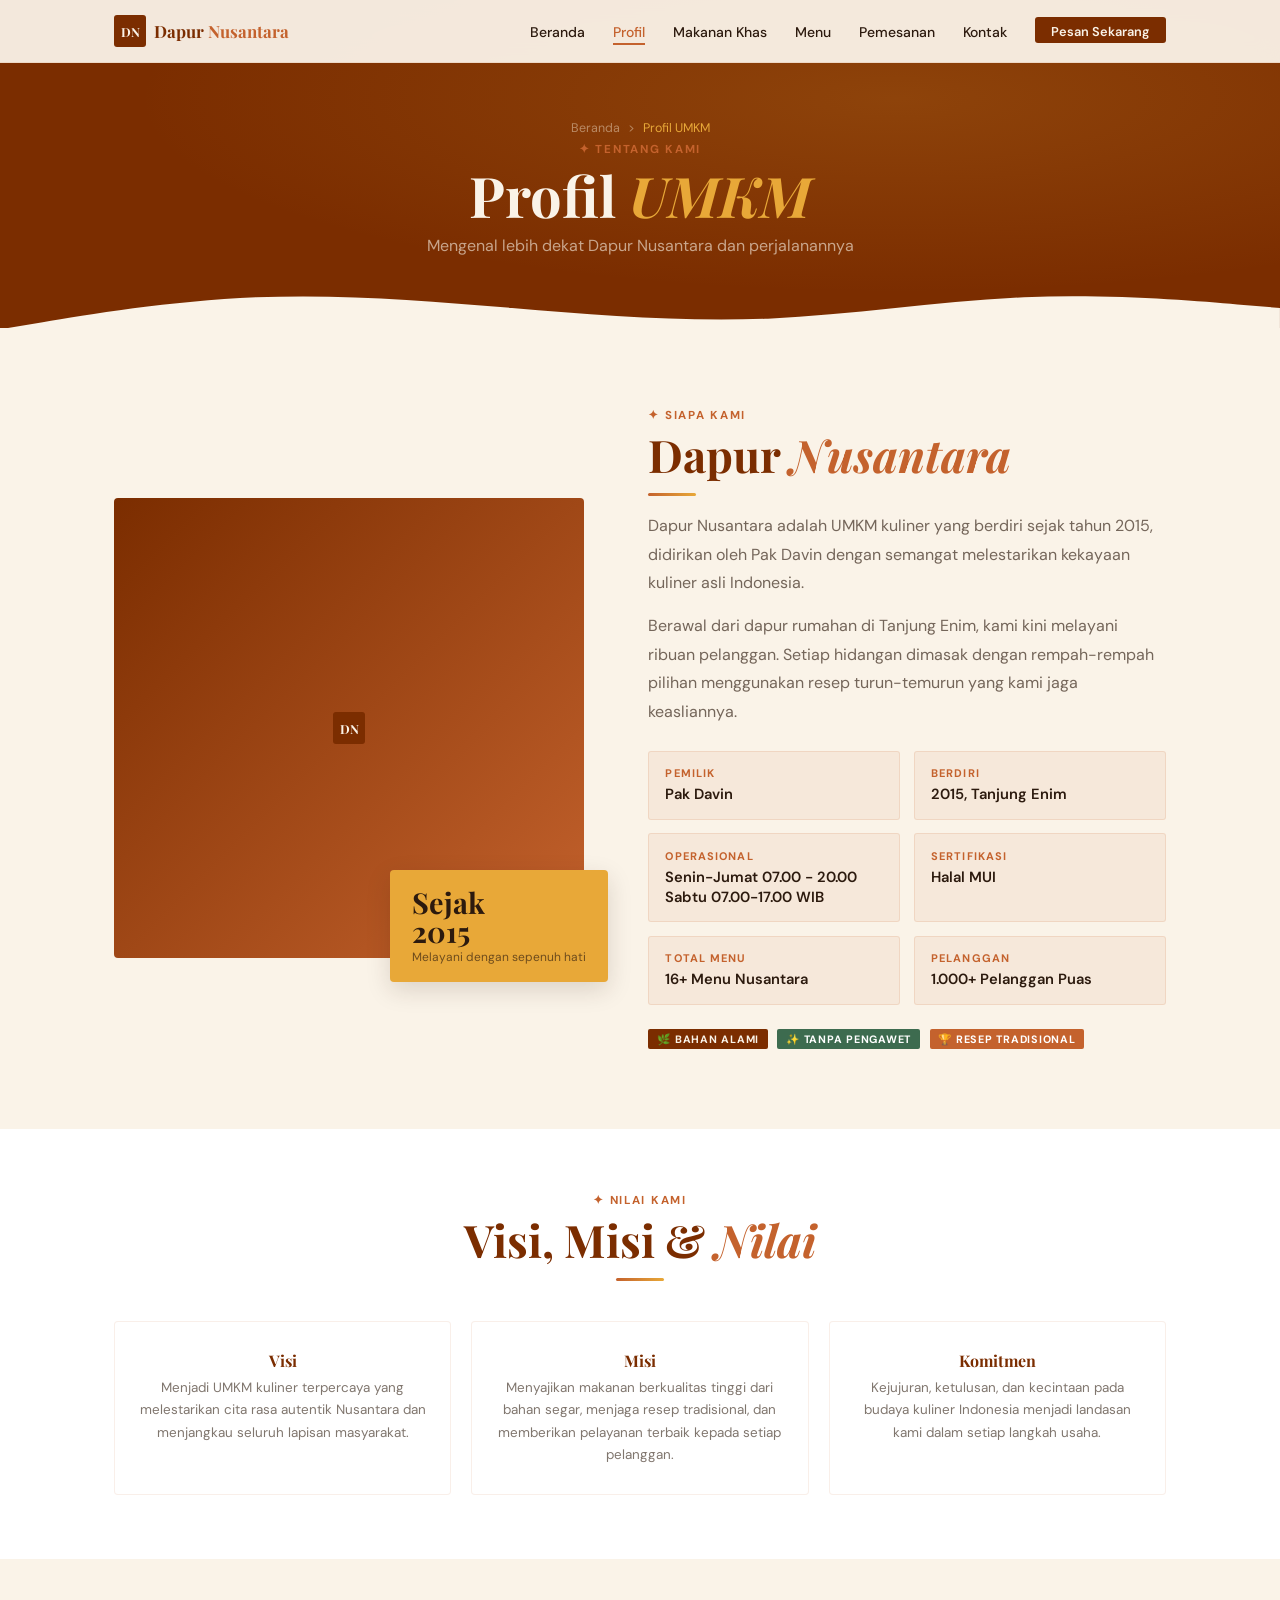
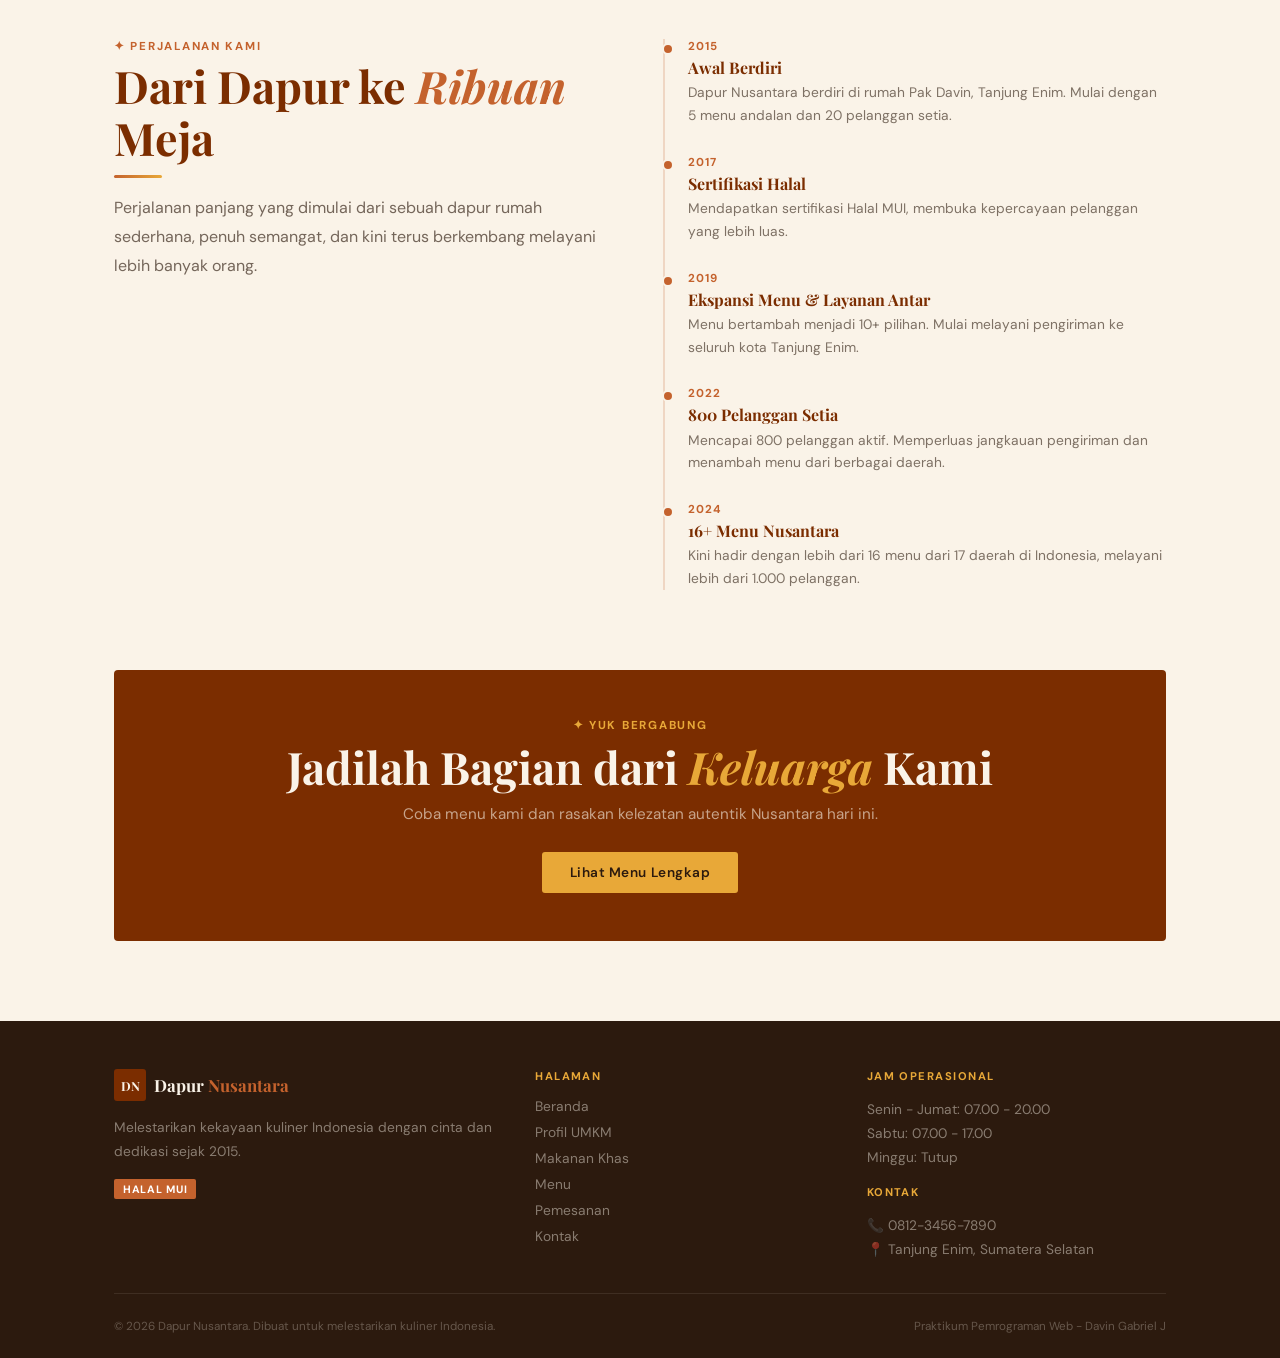
<file: profil.html>
<!DOCTYPE html>
<html lang="id">
<head>
  <meta charset="UTF-8"/>
  <meta name="viewport" content="width=device-width, initial-scale=1.0"/>
  <title>Dapur Nusantara - Profil UMKM</title>
  <link rel="stylesheet" href="css/style.css"/>
  <style>
    /* Layout dua kolom: gambar kiri, teks kanan */
    .profil-grid {
      display: grid; grid-template-columns: 1fr 1.1fr;
      gap: 4rem; align-items: center;
    }
    @media (max-width: 860px) { .profil-grid { grid-template-columns: 1fr; } }

    /* Wrapper gambar profil — position:relative agar badge bisa absolute */
    .profil-img-wrap { position: relative; }
    .profil-img {
      width: 100%; height: 460px;
      background: linear-gradient(135deg, var(--batik), var(--rempah));
      border-radius: 4px;
      display: flex; align-items: center; justify-content: center;
      font-size: 8rem;
      overflow: hidden; /* agar <img> tidak keluar dari border-radius */
    }
    /* Badge "Sejak 2015" yang menempel di pojok kanan bawah gambar */
    .profil-img-badge {
      position: absolute; bottom: -1.5rem; right: -1.5rem;
      background: var(--kunyit); padding: 1.1rem 1.4rem;
      border-radius: 4px; box-shadow: 0 8px 24px rgba(44,26,14,0.15);
    }
    .profil-img-badge-num   { font-family: 'Playfair Display', serif; font-size: 1.8rem; font-weight: 700; color: var(--coklat); line-height: 1; }
    .profil-img-badge-label { font-size: 0.75rem; color: rgba(44,26,14,0.65); margin-top: 0.2rem; }
    @media (max-width: 860px) { .profil-img-badge { right: 0; } }

    /* Grid 2 kolom untuk kotak-kotak info (Pemilik, Berdiri, dll) */
    .info-grid { display: grid; grid-template-columns: 1fr 1fr; gap: 0.85rem; margin: 1.5rem 0; }
    @media (max-width: 480px) { .info-grid { grid-template-columns: 1fr; } }

    /* Grid 3 kolom untuk Visi, Misi, Nilai */
    .nilai-grid { display: grid; grid-template-columns: repeat(3, 1fr); gap: 1.25rem; margin-top: 2.5rem; }
    @media (max-width: 700px) { .nilai-grid { grid-template-columns: 1fr; } }
    .nilai-card {
      text-align: center; padding: 1.75rem 1.25rem;
      background: white; border-radius: 4px;
      border: 1px solid rgba(196,98,45,0.1);
      transition: transform 0.3s, box-shadow 0.3s;
    }
    .nilai-card:hover { transform: translateY(-4px); box-shadow: 0 10px 28px rgba(44,26,14,0.1); }
    .nilai-icon  { font-size: 2rem; margin-bottom: 0.75rem; }
    .nilai-title { font-family: 'Playfair Display', serif; font-weight: 700; font-size: 1rem; color: var(--batik); margin-bottom: 0.4rem; }
    .nilai-desc  { font-size: 0.84rem; color: rgba(44,26,14,0.6); line-height: 1.65; }

    /* Timeline vertikal perjalanan perusahaan */
    .timeline { position: relative; padding-left: 2rem; }

    /* Garis vertikal di kiri timeline menggunakan pseudo-element ::before */
    .timeline::before { content: ''; position: absolute; left: 0.45rem; top: 0; bottom: 0; width: 2px; background: rgba(196,98,45,0.2); }

    .timeline-item { position: relative; padding-bottom: 1.75rem; }
    .timeline-item:last-child { padding-bottom: 0; }

    /* Titik bulat di garis timeline — posisinya relatif terhadap .timeline-item */
    .timeline-dot { position: absolute; left: -1.625rem; top: 0.25rem; width: 12px; height: 12px; background: var(--rempah); border-radius: 50%; border: 2px solid var(--krim); }

    .timeline-year  { font-size: 0.72rem; font-weight: 700; letter-spacing: 0.1em; color: var(--rempah); text-transform: uppercase; }
    .timeline-title { font-family: 'Playfair Display', serif; font-weight: 700; font-size: 1rem; color: var(--batik); margin: 0.2rem 0; }
    .timeline-desc  { font-size: 0.86rem; color: rgba(44,26,14,0.6); line-height: 1.65; }
  </style>
</head>
<body>

<!-- NAVBAR -->
<nav class="navbar">
  <div class="navbar-inner">
    <a href="index.html" class="navbar-logo">
      <div class="navbar-logo-icon">DN</div>
      <div class="navbar-logo-text">Dapur <span>Nusantara</span></div>
    </a>
    <ul class="navbar-links">
      <li><a href="index.html">Beranda</a></li>
      <li><a href="profil.html" class="active">Profil</a></li>
      <li><a href="makanan-khas.html">Makanan Khas</a></li>
      <li><a href="menu.html">Menu</a></li>
      <li><a href="pemesanan.html">Pemesanan</a></li>
      <li><a href="kontak.html">Kontak</a></li>
      <li class="btn-nav-wrap"><a href="pemesanan.html" class="btn-nav">Pesan Sekarang</a></li>
    </ul>
    <button class="hamburger" aria-label="Menu">
      <svg width="22" height="22" fill="none" stroke="currentColor" stroke-width="2" viewBox="0 0 24 24">
        <path stroke-linecap="round" stroke-linejoin="round" d="M4 6h16M4 12h16M4 18h16"/>
      </svg>
    </button>
  </div>
  <div class="mobile-menu">
    <a href="index.html">Beranda</a>
    <a href="profil.html">Profil</a>
    <a href="makanan-khas.html">Makanan Khas</a>
    <a href="menu.html">Menu</a>
    <a href="pemesanan.html">Pemesanan</a>
    <a href="kontak.html">Kontak</a>
    <a href="pemesanan.html" class="btn btn-dark" style="text-align:center">Pesan Sekarang</a>
  </div>
</nav>


<!-- PAGE HEADER -->
<header class="page-header">
  <div class="breadcrumb"><a href="index.html">Beranda</a> > <span>Profil UMKM</span></div>
  <p class="page-header-label section-label">✦ Tentang Kami</p>
  <h1 class="page-header-title">Profil <em>UMKM</em></h1>
  <p class="page-header-sub">Mengenal lebih dekat Dapur Nusantara dan perjalanannya</p>
  <div class="page-header-wave">
    <svg viewBox="0 0 1440 60" fill="none" xmlns="http://www.w3.org/2000/svg">
      <path d="M0 60L48 52C96 44 192 28 288 24C384 20 480 28 576 36C672 44 768 52 864 48C960 44 1056 28 1152 24C1248 20 1344 28 1392 32L1440 36V60H0Z" fill="#FAF3E8"/>
    </svg>
  </div>
</header>


<!-- SECTION: Profil Utama -->
<section class="section">
  <div class="container">
    <div class="profil-grid">

      <!-- Kolom kiri: gambar UMKM -->
      <div class="profil-img-wrap fade-in">
        <div class="profil-img">
      <div class="navbar-logo-icon">DN</div>
        </div>
        <!-- Badge melayang di pojok gambar -->
        <div class="profil-img-badge">
          <div class="profil-img-badge-num">Sejak<br/>2015</div>
          <div class="profil-img-badge-label">Melayani dengan sepenuh hati</div>
        </div>
      </div>

      <!-- Kolom kanan: informasi profil -->
      <div class="fade-in delay-2">
        <p class="section-label">✦ Siapa Kami</p>
        <h2 class="section-title" style="margin-top:0.4rem">Dapur <em>Nusantara</em></h2>
        <div class="divider"></div>
        <p class="section-desc" style="margin-top:1rem">
          Dapur Nusantara adalah UMKM kuliner yang berdiri sejak tahun 2015, didirikan oleh Pak Davin dengan semangat melestarikan kekayaan kuliner asli Indonesia.
        </p>
        <p class="section-desc" style="margin-top:0.85rem">
          Berawal dari dapur rumahan di Tanjung Enim, kami kini melayani ribuan pelanggan. Setiap hidangan dimasak dengan rempah-rempah pilihan menggunakan resep turun-temurun yang kami jaga keasliannya.
        </p>

        <!-- Kotak-kotak info detail UMKM -->
        <div class="info-grid">
          <div class="info-box">
            <div class="info-box-label">Pemilik</div>
            <div class="info-box-value">Pak Davin</div>
          </div>
          <div class="info-box">
            <div class="info-box-label">Berdiri</div>
            <div class="info-box-value">2015, Tanjung Enim</div>
          </div>
          <div class="info-box">
            <div class="info-box-label">Operasional</div>
            <div class="info-box-value">Senin-Jumat 07.00 - 20.00 Sabtu 07.00-17.00 WIB</div>
          </div>
          <div class="info-box">
            <div class="info-box-label">Sertifikasi</div>
            <div class="info-box-value">Halal MUI</div>
          </div>
          <div class="info-box">
            <div class="info-box-label">Total Menu</div>
            <div class="info-box-value">16+ Menu Nusantara</div>
          </div>
          <div class="info-box">
            <div class="info-box-label">Pelanggan</div>
            <div class="info-box-value">1.000+ Pelanggan Puas</div>
          </div>
        </div>

        <div style="display:flex; gap:0.6rem; flex-wrap:wrap; margin-top:0.5rem;">
          <span class="tag tag-solid-batik">🌿 Bahan Alami</span>
          <span class="tag tag-solid-daun">✨ Tanpa Pengawet</span>
          <span class="tag tag-solid-rempah">🏆 Resep Tradisional</span>
        </div>
      </div>

    </div>
  </div>
</section>


<!-- SECTION: Visi, Misi & Komit -->
<section class="section" style="background:white; padding-top:4rem; padding-bottom:4rem;">
  <div class="container">
    <div style="text-align:center; margin-bottom:2.5rem;">
      <p class="section-label fade-in">✦ Nilai Kami</p>
      <h2 class="section-title fade-in delay-1" style="margin-top:0.4rem">Visi, Misi & <em>Nilai</em></h2>
      <div class="divider divider-center fade-in delay-2"></div>
    </div>
    <div class="nilai-grid">
      <div class="nilai-card fade-in delay-1">
        <div class="nilai-title">Visi</div>
        <p class="nilai-desc">Menjadi UMKM kuliner terpercaya yang melestarikan cita rasa autentik Nusantara dan menjangkau seluruh lapisan masyarakat.</p>
      </div>
      <div class="nilai-card fade-in delay-2">
        <div class="nilai-title">Misi</div>
        <p class="nilai-desc">Menyajikan makanan berkualitas tinggi dari bahan segar, menjaga resep tradisional, dan memberikan pelayanan terbaik kepada setiap pelanggan.</p>
      </div>
      <div class="nilai-card fade-in delay-3">
        <div class="nilai-title">Komitmen</div>
        <p class="nilai-desc">Kejujuran, ketulusan, dan kecintaan pada budaya kuliner Indonesia menjadi landasan kami dalam setiap langkah usaha.</p>
      </div>
    </div>
  </div>
</section>


<!-- SECTION: Timeline Perjalanan -->
<section class="section">
  <div class="container">
    <!-- grid-2: dua kolom (judul kiri, timeline kanan) -->
    <div class="grid-2" style="align-items:start;">
      <div>
        <p class="section-label fade-in">✦ Perjalanan Kami</p>
        <h2 class="section-title fade-in delay-1" style="margin-top:0.4rem">Dari Dapur ke <em>Ribuan</em> Meja</h2>
        <div class="divider fade-in delay-2"></div>
        <p class="section-desc fade-in delay-2" style="margin-top:1rem">
          Perjalanan panjang yang dimulai dari sebuah dapur rumah sederhana, penuh semangat, dan kini terus berkembang melayani lebih banyak orang.
        </p>
      </div>

      <!-- Timeline: setiap .timeline-item = satu tonggak pencapaian -->
      <div class="timeline fade-in delay-2">
        <div class="timeline-item">
          <div class="timeline-dot"></div>
          <div class="timeline-year">2015</div>
          <div class="timeline-title">Awal Berdiri</div>
          <p class="timeline-desc">Dapur Nusantara berdiri di rumah Pak Davin, Tanjung Enim. Mulai dengan 5 menu andalan dan 20 pelanggan setia.</p>
        </div>
        <div class="timeline-item">
          <div class="timeline-dot"></div>
          <div class="timeline-year">2017</div>
          <div class="timeline-title">Sertifikasi Halal</div>
          <p class="timeline-desc">Mendapatkan sertifikasi Halal MUI, membuka kepercayaan pelanggan yang lebih luas.</p>
        </div>
        <div class="timeline-item">
          <div class="timeline-dot"></div>
          <div class="timeline-year">2019</div>
          <div class="timeline-title">Ekspansi Menu & Layanan Antar</div>
          <p class="timeline-desc">Menu bertambah menjadi 10+ pilihan. Mulai melayani pengiriman ke seluruh kota Tanjung Enim.</p>
        </div>
        <div class="timeline-item">
          <div class="timeline-dot"></div>
          <div class="timeline-year">2022</div>
          <div class="timeline-title">800 Pelanggan Setia</div>
          <p class="timeline-desc">Mencapai 800 pelanggan aktif. Memperluas jangkauan pengiriman dan menambah menu dari berbagai daerah.</p>
        </div>
        <div class="timeline-item">
          <div class="timeline-dot"></div>
          <div class="timeline-year">2024</div>
          <div class="timeline-title">16+ Menu Nusantara</div>
          <p class="timeline-desc">Kini hadir dengan lebih dari 16 menu dari 17 daerah di Indonesia, melayani lebih dari 1.000 pelanggan.</p>
        </div>
      </div>
    </div>
  </div>
</section>


<!-- CTA -->
<section style="padding: 0 0 5rem;">
  <div class="container">
    <div style="background:var(--batik); border-radius:4px; padding:3rem 2rem; text-align:center;" class="fade-in">
      <p class="section-label" style="color:var(--kunyit)">✦ Yuk Bergabung</p>
      <h2 class="section-title section-title-light" style="margin-top:0.5rem; margin-bottom:0.75rem">
        Jadilah Bagian dari <em>Keluarga</em> Kami
      </h2>
      <p style="color:rgba(250,243,232,0.6); font-size:0.95rem; margin-bottom:1.75rem;">
        Coba menu kami dan rasakan kelezatan autentik Nusantara hari ini.
      </p>
      <a href="menu.html" class="btn btn-primary">Lihat Menu Lengkap</a>
    </div>
  </div>
</section>


<!-- FOOTER -->
<footer class="footer">
  <div class="container">
    <div class="footer-grid">
      <div>
        <div style="display:flex; align-items:center; gap:0.5rem; margin-bottom:0.85rem;">
          <div class="navbar-logo-icon">DN</div>
          <div class="navbar-logo-text" style="color:var(--krim)">Dapur <span>Nusantara</span></div>
        </div>
        <p class="footer-text">Melestarikan kekayaan kuliner Indonesia dengan cinta dan dedikasi sejak 2015.</p>
        <div style="display:flex; gap:0.5rem; margin-top:1rem;">
          <span class="tag tag-solid-rempah">Halal MUI</span>
        </div>
      </div>
      <div>
        <div class="footer-title">Halaman</div>
        <div class="footer-links">
          <a href="index.html">Beranda</a>
          <a href="profil.html">Profil UMKM</a>
          <a href="makanan-khas.html">Makanan Khas</a>
          <a href="menu.html">Menu</a>
          <a href="pemesanan.html">Pemesanan</a>
          <a href="kontak.html">Kontak</a>
        </div>
      </div>
      <div>
        <div class="footer-title">Jam Operasional</div>
        <p class="footer-text">
          Senin - Jumat: 07.00 - 20.00<br/>
          Sabtu: 07.00 - 17.00<br/>
          Minggu: Tutup
        </p>
        <div style="margin-top:1rem;">
          <div class="footer-title">Kontak</div>
          <p class="footer-text">📞 0812-3456-7890<br/>📍 Tanjung Enim, Sumatera Selatan</p>
        </div>
      </div>
    </div>
    <div class="footer-bottom">
      <p>© 2026 Dapur Nusantara. Dibuat untuk melestarikan kuliner Indonesia.</p>
      <p>Praktikum Pemrograman Web - Davin Gabriel J</p>
    </div>
  </div>
</footer>

<script src="js/main.js"></script>
</body>
</html>
</file>
<file: css/style.css>
/* ============================================================
   style.css — Dapur Nusantara
   File CSS global yang dipakai oleh semua halaman HTML.
   ============================================================ */


/* ── IMPORT FONT dari Google Fonts ──
   Playfair Display : font serif elegan untuk judul
   DM Sans          : font sans-serif bersih untuk teks biasa
   Keduanya di-load dari internet saat halaman dibuka           */
@import url('https://fonts.googleapis.com/css2?family=Playfair+Display:ital,wght@0,700;1,700&family=DM+Sans:wght@400;500;600&display=swap');


/* ── CSS VARIABLES (Custom Properties) ──
   Definisikan warna di satu tempat agar mudah diubah & konsisten.
   Diakses dengan: var(--nama-variabel)
   :root = elemen paling atas (setara <html>), scope-nya global    */
:root {
  --coklat:  #2C1A0E; /* coklat gelap, warna teks utama           */
  --batik:   #7B2D00; /* merah bata tua, warna primer/aksen utama */
  --rempah:  #C4622D; /* oranye kecoklatan, warna sekunder        */
  --kunyit:  #E8A838; /* kuning kunyit, untuk highlight/aksen     */
  --daun:    #3D6B4F; /* hijau daun, untuk tag "alami/segar"      */
  --krim:    #FAF3E8; /* putih krem, warna background utama       */
}


/* ── CSS RESET ──
   Menghapus margin, padding, dan box-sizing default browser
   agar tampilan konsisten di semua browser.
   *::before dan *::after = pseudo-element (konten virtual CSS)   */
*, *::before, *::after { box-sizing: border-box; margin: 0; padding: 0; }

/* scroll-behavior: smooth → animasi halus saat klik anchor link (#section) */
html { scroll-behavior: smooth; }

/* overflow-x: hidden → cegah konten meluber ke kanan secara horizontal */
body { font-family: 'DM Sans', sans-serif; background: var(--krim); color: var(--coklat); overflow-x: hidden; }

a { text-decoration: none; color: inherit; }
ul { list-style: none; }

/* max-width: 100% → gambar tidak pernah lebih lebar dari containernya */
img { max-width: 100%; display: block; }


/* ── LAYOUT ── */

/* .container: pembungkus konten agar tidak terlalu lebar di layar besar */
.container { max-width: 1100px; margin: 0 auto; padding: 0 1.5rem; }

/* .section: jarak atas-bawah standar untuk setiap section halaman */
.section    { padding: 5rem 0; }


/* ── TYPOGRAPHY (Gaya Teks) ── */

/* Label kecil di atas judul section, biasanya "✦ Sesuatu" */
.section-label {
  font-size: 0.72rem; font-weight: 700;
  letter-spacing: 0.15em; /* jarak antar huruf lebih lebar */
  text-transform: uppercase; /* semua huruf kapital */
  color: var(--rempah);
}

/* Judul utama section
   clamp(min, preferred, max): ukuran font responsif otomatis
   → minimal 1.9rem, idealnya 4% lebar viewport, maksimal 2.8rem */
.section-title {
  font-family: 'Playfair Display', serif;
  font-size: clamp(1.9rem, 4vw, 2.8rem);
  font-weight: 700; line-height: 1.15; color: var(--batik);
}
.section-title em       { font-style: italic; color: var(--rempah); }
.section-title-light    { color: var(--krim); } /* versi terang untuk bg gelap */
.section-title-light em { color: var(--kunyit); }

/* Teks deskripsi di bawah judul */
.section-desc { font-size: 1rem; color: rgba(44,26,14,0.65); line-height: 1.8; }

/* Garis pendek dekoratif di bawah judul */
.divider        { width: 48px; height: 3px; background: linear-gradient(90deg, var(--rempah), var(--kunyit)); border-radius: 2px; margin: 0.75rem 0; }
.divider-center { margin: 0.75rem auto; } /* versi tengah */


/* ── NAVBAR ── */

/* position: fixed → navbar tetap di atas meski halaman di-scroll
   z-index: 999   → pastikan navbar selalu di depan elemen lain
   backdrop-filter: blur → efek kaca buram di belakang navbar     */
.navbar {
  position: fixed; top: 0; left: 0; right: 0; z-index: 999;
  background: rgba(250,243,232,0.95);
  backdrop-filter: blur(10px);
  border-bottom: 1px solid rgba(196,98,45,0.12);
  transition: box-shadow 0.3s;
}

/* Class ini ditambahkan via JS saat user scroll ke bawah */
.navbar.scrolled { box-shadow: 0 2px 20px rgba(44,26,14,0.1); }

.navbar-inner {
  max-width: 1100px; margin: 0 auto; padding: 0 1.5rem;
  height: 62px; display: flex; align-items: center; justify-content: space-between;
}
.navbar-logo { display: flex; align-items: center; gap: 0.5rem; }
.navbar-logo-icon {
  width: 32px; height: 32px; background: var(--batik); border-radius: 3px;
  display: flex; align-items: center; justify-content: center;
  color: var(--krim); font-family: 'Playfair Display', serif; font-weight: 700; font-size: 0.78rem;
}
.navbar-logo-text { font-family: 'Playfair Display', serif; font-weight: 700; font-size: 1.05rem; color: var(--batik); }
.navbar-logo-text span { color: var(--rempah); }
.navbar-links { display: flex; align-items: center; gap: 1.75rem; }
.navbar-links a {
  font-size: 0.875rem; font-weight: 500; color: var(--coklat);
  position: relative; padding-bottom: 2px; transition: color 0.25s;
}

/* Garis bawah animasi saat hover: mulai width 0, melebar ke 100% */
.navbar-links a::after {
  content: ''; position: absolute; bottom: -2px; left: 0;
  width: 0; height: 2px; background: var(--rempah); transition: width 0.25s;
}
.navbar-links a:hover,
.navbar-links a.active { color: var(--rempah); }
.navbar-links a:hover::after,
.navbar-links a.active::after { width: 100%; }

/* Tombol "Pesan Sekarang" di navbar — pakai !important untuk override style .navbar-links a */
.btn-nav {
  background: var(--batik) !important; color: var(--krim) !important;
  padding: 0.4rem 1rem; border-radius: 3px;
  font-size: 0.8rem !important; font-weight: 600 !important; transition: background 0.25s !important;
}
.btn-nav::after { display: none !important; } /* sembunyikan garis bawah hover */
.btn-nav:hover  { background: var(--rempah) !important; }

/* Tombol hamburger (☰) untuk mobile — disembunyikan di desktop */
.hamburger { display: none; background: none; border: none; cursor: pointer; color: var(--coklat); }

/* Menu mobile yang terlipat — ditampilkan via JS saat hamburger diklik */
.mobile-menu {
  display: none; flex-direction: column; gap: 0.85rem;
  padding: 1rem 1.5rem 1.25rem;
  border-top: 1px solid rgba(196,98,45,0.12); background: var(--krim);
}
.mobile-menu.open { display: flex; } /* class 'open' ditambahkan JS */
.mobile-menu a { font-size: 0.9rem; font-weight: 500; color: var(--coklat); transition: color 0.25s; }
.mobile-menu a:hover { color: var(--rempah); }

/* Media Query: aturan CSS yang hanya berlaku di ukuran layar tertentu
   max-width: 860px → berlaku ketika lebar layar ≤ 860px (tablet/HP) */
@media (max-width: 860px) {
  .navbar-links, .btn-nav-wrap { display: none; } /* sembunyikan link desktop */
  .hamburger { display: block; }                  /* tampilkan tombol hamburger */
}


/* ── PAGE HEADER ──
   Banner judul di bagian atas setiap halaman (selain beranda)    */
.page-header {
  background: var(--batik);
  padding: 7.5rem 1.5rem 4.5rem;
  text-align: center; position: relative; overflow: hidden;
}

/* Efek gradasi cahaya di belakang konten header
   position: absolute; inset: 0 → cover seluruh area parent      */
.page-header::before {
  content: ''; position: absolute; inset: 0;
  background: radial-gradient(ellipse at 70% 30%, rgba(228,168,56,0.18) 0%, transparent 60%);
}
.page-header-label   { position: relative; }
.page-header-title   { font-family: 'Playfair Display', serif; font-size: clamp(2.2rem, 5vw, 3.5rem); font-weight: 700; color: var(--krim); line-height: 1.1; margin-top: 0.4rem; position: relative; }
.page-header-title em { color: var(--kunyit); font-style: italic; }
.page-header-sub     { font-size: 1rem; color: rgba(250,243,232,0.6); margin-top: 0.6rem; position: relative; }

/* SVG gelombang di bagian bawah page header untuk transisi halus ke konten */
.page-header-wave    { position: absolute; bottom: -1px; left: 0; right: 0; line-height: 0; }

.breadcrumb { display: flex; align-items: center; justify-content: center; gap: 0.5rem; font-size: 0.78rem; color: rgba(250,243,232,0.45); margin-bottom: 0.4rem; }
.breadcrumb a { color: rgba(250,243,232,0.45); transition: color 0.25s; }
.breadcrumb a:hover { color: var(--kunyit); }
.breadcrumb span { color: var(--kunyit); }


/* ── BUTTONS ── */

/* Base style tombol — semua tombol mewarisi ini */
.btn {
  display: inline-block; font-weight: 600; font-size: 0.85rem;
  letter-spacing: 0.04em; padding: 0.75rem 1.75rem;
  border-radius: 3px; border: none; cursor: pointer; transition: all 0.25s; text-align: center;
}
.btn-primary      { background: var(--kunyit); color: var(--coklat); }
.btn-primary:hover { background: #d4960f; transform: translateY(-2px); box-shadow: 0 6px 18px rgba(212,150,15,0.32); }
.btn-dark         { background: var(--batik); color: var(--krim); }
.btn-dark:hover   { background: var(--rempah); transform: translateY(-2px); }
.btn-outline      { background: transparent; color: var(--batik); border: 2px solid var(--batik); }
.btn-outline:hover { background: var(--batik); color: var(--krim); }
.btn-outline-light { background: transparent; color: var(--krim); border: 1.5px solid rgba(250,243,232,0.4); }
.btn-outline-light:hover { border-color: var(--kunyit); color: var(--kunyit); }
.btn-green        { background: var(--daun); color: white; }
.btn-green:hover  { background: #2f5540; transform: translateY(-2px); }
.btn-full         { width: 100%; } /* tombol memenuhi lebar containernya */


/* ── CARD (Kartu Menu) ── */

/* overflow: hidden → konten di dalam tidak boleh keluar dari batas card */
.card { background: #fff; border-radius: 4px; border: 1px solid rgba(196,98,45,0.1); overflow: hidden; transition: transform 0.3s, box-shadow 0.3s, border-color 0.3s; }
.card:hover { transform: translateY(-5px); box-shadow: 0 14px 36px rgba(44,26,14,0.12); border-color: rgba(232,168,56,0.32); }
.card-body { padding: 1.2rem; }

/* Area gambar/emoji di atas card */
.card-img  { height: 195px; background: linear-gradient(135deg, var(--rempah), var(--batik)); display: flex; align-items: center; justify-content: center; font-size: 4rem; position: relative; overflow: hidden; }

/* Lapisan gradasi gelap di bawah gambar agar teks badge terbaca */
.card-img::after { content: ''; position: absolute; inset: 0; background: linear-gradient(to top, rgba(44,26,14,0.5) 0%, transparent 55%); }

/* Label daerah asal di pojok kiri bawah card */
.card-region { position: absolute; bottom: 10px; left: 10px; z-index: 2; background: rgba(250,243,232,0.9); color: var(--batik); font-size: 0.67rem; font-weight: 700; letter-spacing: 0.07em; text-transform: uppercase; padding: 0.18rem 0.5rem; border-radius: 2px; }

/* Badge "Terlaris", "Spesial", dll di pojok kanan atas */
.card-badge  { position: absolute; top: 10px; right: 10px; z-index: 2; font-size: 0.67rem; font-weight: 700; padding: 0.18rem 0.5rem; border-radius: 2px; letter-spacing: 0.06em; text-transform: uppercase; }

.card-title  { font-family: 'Playfair Display', serif; font-weight: 700; font-size: 1.05rem; color: var(--batik); margin-bottom: 0.25rem; }
.card-desc   { font-size: 0.82rem; color: rgba(44,26,14,0.55); line-height: 1.5; margin-bottom: 0.85rem; }
.card-price  { font-weight: 700; font-size: 1.05rem; color: var(--rempah); }
.card-footer { display: flex; align-items: center; justify-content: space-between; }


/* ── KHAS CARD (kartu di halaman Makanan Khas) ── */

/* border-left: garis aksen di sisi kiri kartu */
.card-khas { background: #fff; border-left: 4px solid var(--rempah); padding: 1.35rem; border-radius: 0 4px 4px 0; transition: border-color 0.25s, box-shadow 0.25s, transform 0.25s; }

/* Hover: bergeser ke kanan sedikit (translateX) */
.card-khas:hover { border-left-color: var(--kunyit); box-shadow: 0 6px 20px rgba(44,26,14,0.09); transform: translateX(4px); }
.card-khas-title { font-family: 'Playfair Display', serif; font-weight: 700; font-size: 1.1rem; color: var(--batik); margin-bottom: 0.3rem; }
.card-khas-desc  { font-size: 0.86rem; color: rgba(44,26,14,0.6); line-height: 1.7; }


/* ── TAGS (Label Kecil) ── */
.tag { display: inline-block; padding: 0.2rem 0.55rem; font-size: 0.67rem; font-weight: 700; letter-spacing: 0.07em; text-transform: uppercase; border-radius: 2px; }
.tag-rempah       { background: rgba(196,98,45,0.12); color: var(--rempah); }
.tag-daun         { background: rgba(61,107,79,0.12); color: var(--daun); }
.tag-batik        { background: rgba(123,45,0,0.1);   color: var(--batik); }
.tag-kunyit       { background: var(--kunyit); color: var(--coklat); }
.tag-solid-daun   { background: var(--daun);   color: white; }
.tag-solid-batik  { background: var(--batik);  color: var(--krim); }
.tag-solid-rempah { background: var(--rempah); color: white; }


/* ── INFO BOX ── */
.info-box       { background: rgba(196,98,45,0.07); border: 1px solid rgba(196,98,45,0.14); border-radius: 3px; padding: 0.9rem 1rem; }
.info-box-label { font-size: 0.69rem; font-weight: 700; letter-spacing: 0.1em; text-transform: uppercase; color: var(--rempah); margin-bottom: 0.25rem; }
.info-box-value { font-weight: 600; font-size: 0.92rem; }


/* ── FORM ── */
.form-group { display: flex; flex-direction: column; gap: 0.35rem; }
.form-label  { font-size: 0.72rem; font-weight: 700; letter-spacing: 0.09em; text-transform: uppercase; color: var(--batik); }
.form-label-light { color: var(--kunyit); } /* versi terang untuk bg gelap */
.form-input {
  padding: 0.78rem 0.95rem;
  border: 1.5px solid rgba(196,98,45,0.22); border-radius: 3px;
  background: #fff; font-family: 'DM Sans', sans-serif;
  font-size: 0.92rem; color: var(--coklat); outline: none; width: 100%;
  transition: border-color 0.25s, box-shadow 0.25s;
}

/* box-shadow ring biru saat fokus → diganti warna brand */
.form-input:focus { border-color: var(--rempah); box-shadow: 0 0 0 3px rgba(196,98,45,0.1); }
.form-input::placeholder { color: rgba(44,26,14,0.32); }

/* Versi input untuk background gelap (di halaman pemesanan) */
.form-input-dark { background: rgba(255,255,255,0.08); border-color: rgba(250,243,232,0.2); color: var(--krim); }
.form-input-dark::placeholder { color: rgba(250,243,232,0.32); }
.form-input-dark:focus { border-color: var(--kunyit); box-shadow: 0 0 0 3px rgba(228,168,56,0.14); }

/* textarea: bisa di-resize secara vertikal saja oleh user */
textarea.form-input { resize: vertical; min-height: 95px; }


/* ── STATS BAR ── */
.stats-bar   { background: var(--rempah); padding: 1.4rem 0; }
.stats-grid  { max-width: 1100px; margin: 0 auto; padding: 0 1.5rem; display: grid; grid-template-columns: repeat(4,1fr); gap: 1rem; text-align: center; }
@media (max-width: 580px) { .stats-grid { grid-template-columns: repeat(2,1fr); } }
.stat-num    { font-family: 'Playfair Display', serif; font-size: 1.4rem; font-weight: 700; color: var(--kunyit); }
.stat-label  { font-size: 0.74rem; color: rgba(250,243,232,0.8); margin-top: 0.15rem; }


/* ── FOOTER ── */
.footer       { background: var(--coklat); padding: 3rem 0 1.5rem; }
.footer-grid  { display: grid; grid-template-columns: 1.3fr 1fr 1fr; gap: 2rem; padding-bottom: 2rem; border-bottom: 1px solid rgba(250,243,232,0.09); }
@media (max-width: 700px) { .footer-grid { grid-template-columns: 1fr; } }
.footer-title { font-size: 0.7rem; font-weight: 700; letter-spacing: 0.13em; text-transform: uppercase; color: var(--kunyit); margin-bottom: 0.85rem; }
.footer-links { display: flex; flex-direction: column; gap: 0.5rem; }
.footer-links a { font-size: 0.86rem; color: rgba(250,243,232,0.45); transition: color 0.25s; }
.footer-links a:hover { color: var(--krim); }
.footer-text  { font-size: 0.86rem; color: rgba(250,243,232,0.45); line-height: 1.75; }
.footer-bottom { display: flex; justify-content: space-between; align-items: center; flex-wrap: wrap; gap: 0.5rem; padding-top: 1.5rem; }
.footer-bottom p { font-size: 0.73rem; color: rgba(250,243,232,0.28); }


/* ── FADE-IN ANIMATION ──
   Elemen mulai tidak terlihat (opacity:0) dan sedikit ke bawah (translateY).
   Saat class 'visible' ditambahkan via JS → elemen muncul dengan animasi.  */
.fade-in         { opacity: 0; transform: translateY(22px); transition: opacity 0.6s ease, transform 0.6s ease; }
.fade-in.visible { opacity: 1; transform: translateY(0); }

/* Delay: membuat animasi muncul bertahap (satu per satu) */
.delay-1 { transition-delay: 0.1s; }
.delay-2 { transition-delay: 0.2s; }
.delay-3 { transition-delay: 0.3s; }


/* ── TOAST NOTIFICATION ──
   Notifikasi kecil yang muncul di pojok kanan bawah layar.
   Mulai posisi di luar layar (translateX 200%), masuk saat class 'show' aktif. */
.toast { position: fixed; bottom: 1.5rem; right: 1.5rem; background: var(--daun); color: white; padding: 0.75rem 1.25rem; border-radius: 3px; font-weight: 600; font-size: 0.86rem; z-index: 9999; box-shadow: 0 6px 20px rgba(0,0,0,0.16); transform: translateX(200%); transition: transform 0.4s ease; }
.toast.show { transform: translateX(0); } /* geser masuk ke layar */


/* ── GRID HELPERS ──
   Kelas utilitas untuk membuat layout grid dengan cepat.          */
.grid-2 { display: grid; grid-template-columns: 1fr 1fr; gap: 2rem; }
.grid-3 { display: grid; grid-template-columns: repeat(3,1fr); gap: 1.5rem; }
.grid-4 { display: grid; grid-template-columns: repeat(4,1fr); gap: 1.25rem; }

/* Responsif: kolom menyesuaikan lebar layar */
@media (max-width: 960px) { .grid-4 { grid-template-columns: repeat(2,1fr); } }
@media (max-width: 768px) { .grid-2, .grid-3 { grid-template-columns: 1fr; } }
@media (max-width: 480px) { .grid-4 { grid-template-columns: 1fr; } }


/* ── CARD IMAGE: style untuk <img> di dalam .card-img ──
   Agar gambar mengisi penuh area card dan tidak terdistorsi.      */
.card-img img {
  position: absolute;        /* ambil dari flow normal */
  inset: 0;                  /* singkatan: top:0; right:0; bottom:0; left:0 */
  width: 100%;
  height: 100%;
  object-fit: cover;         /* gambar crop ke tengah, tidak stretch */
  object-position: center;
  z-index: 0;                /* di belakang overlay gradasi (::after z-index tidak di-set = auto) */
}
</file>
